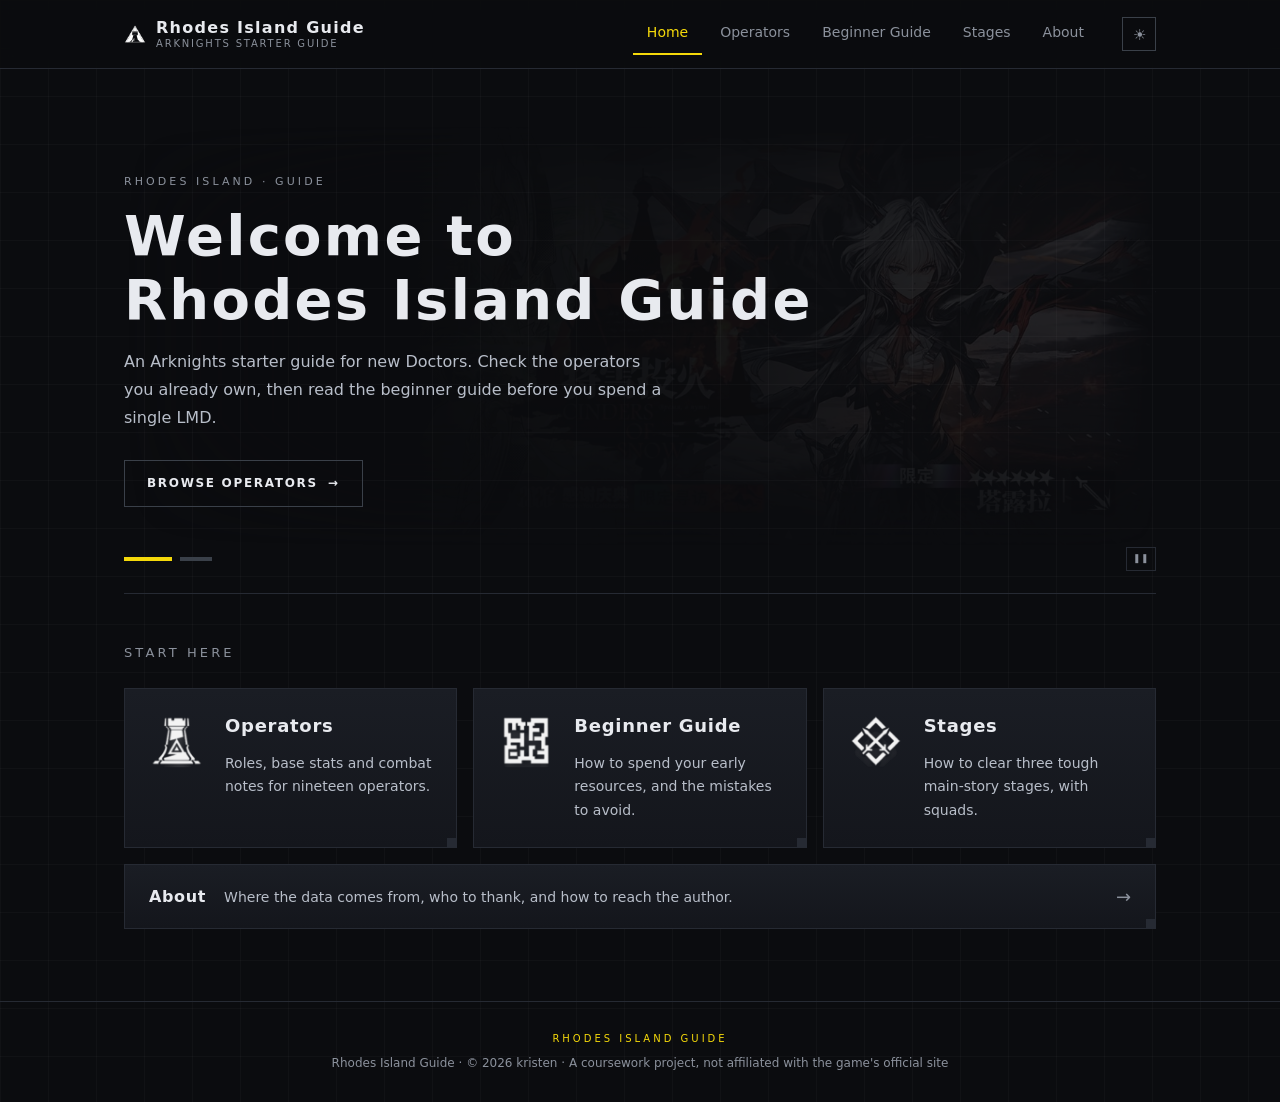
<file: index.html>
<!DOCTYPE html>
<html lang="en">
<head>
  <meta charset="UTF-8">
  <meta name="viewport" content="width=device-width, initial-scale=1.0">
  <title>Rhodes Island Guide · An Arknights Starter Guide</title>
  <meta name="description" content="An Arknights starter guide for new Doctors: operator profiles, beginner advice and stage walkthroughs.">

  <link rel="icon" href="assets/favicon.png" type="image/png" sizes="64x64">
  <link rel="apple-touch-icon" href="assets/apple-touch-icon.png">

  <meta property="og:title" content="Rhodes Island Guide">
  <meta property="og:description" content="An Arknights starter guide for new Doctors.">
  <meta property="og:image" content="assets/og-image.png">
  <meta property="og:url" content="https://kresten-1.github.io/arknights-guide/">
  <meta property="og:type" content="website">
  <meta name="twitter:card" content="summary_large_image">

  <script>
    (function () {
      try {
        if (localStorage.getItem('theme') === 'light') {
          document.documentElement.setAttribute('data-theme', 'light');
        }
      } catch (e) { }
    })();
  </script>
  <link rel="stylesheet" href="css/style.css">
</head>
<body>
  <header class="site-header">
    <nav class="nav" aria-label="Main navigation">
      <a class="brand" href="index.html">
        <span class="brand-mark" aria-hidden="true"></span>
        <span class="brand-text">Rhodes Island Guide<small>ARKNIGHTS STARTER GUIDE</small></span>
      </a>
      <button class="nav-toggle" type="button" aria-expanded="false" aria-controls="nav-links">Menu</button>
      <ul class="nav-links" id="nav-links">
        <li><a href="index.html">Home</a></li>
        <li><a href="operators.html">Operators</a></li>
        <li><a href="guide.html">Beginner Guide</a></li>
        <li><a href="stages.html">Stages</a></li>
        <li><a href="about.html">About</a></li>
      </ul>
    </nav>
  </header>

  <main>
    <section class="hero" id="hero" aria-roledescription="carousel" aria-label="Welcome">
      <div class="hero-viewport">
        <div class="hero-track" id="hero-track">

          <article class="hero-slide" aria-label="Slide 1 of 2">
            <div class="hero-media hero-media--1" aria-hidden="true"></div>
            <p class="eyebrow">RHODES ISLAND · GUIDE</p>
            <h1>Welcome to<br>Rhodes Island Guide</h1>
            <p class="lead">An Arknights starter guide for new Doctors. Check the operators you already own, then read the beginner guide before you spend a single LMD.</p>
            <a class="hero-cta" href="operators.html">Browse operators<span aria-hidden="true">→</span></a>
          </article>

          <article class="hero-slide" aria-label="Slide 2 of 2">
            <div class="hero-media hero-media--2" aria-hidden="true"></div>
            <p class="eyebrow">GOOD LUCK, DOCTOR</p>
            <h2 class="hero-title">Enjoy the game</h2>
            <p class="lead">Take your time, mind your sanity, and may your pulls be kind. Every page here is free to read in whatever order suits you.</p>
            <a class="hero-cta" href="guide.html">Read the beginner guide<span aria-hidden="true">→</span></a>
          </article>

        </div>
      </div>

      <div class="hero-nav">
        <div class="hero-dots" role="tablist" aria-label="Choose a slide">
          <button class="hero-dot is-active" type="button" role="tab" aria-selected="true" aria-label="Slide 1"></button>
          <button class="hero-dot" type="button" role="tab" aria-selected="false" aria-label="Slide 2"></button>
        </div>
        <button class="hero-pause" type="button" aria-label="Pause the slideshow">❚❚</button>
      </div>
    </section>

    <section aria-labelledby="entry-title">
      <h2 class="section-title" id="entry-title">Start here</h2>

      <div class="card-grid card-grid--3">
        <a class="card card--icon" href="operators.html">
          <img class="card-icon-img" src="assets/icons/operators.png" alt="" width="60" height="60">
          <div class="card-body">
            <h3>Operators</h3>
            <p>Roles, base stats and combat notes for nineteen operators.</p>
          </div>
        </a>

        <a class="card card--icon" href="guide.html">
          <img class="card-icon-img" src="assets/icons/logistics.png" alt="" width="60" height="60">
          <div class="card-body">
            <h3>Beginner Guide</h3>
            <p>How to spend your early resources, and the mistakes to avoid.</p>
          </div>
        </a>

        <a class="card card--icon" href="stages.html">
          <img class="card-icon-img" src="assets/icons/stages.png" alt="" width="60" height="60">
          <div class="card-body">
            <h3>Stages</h3>
            <p>How to clear three tough main-story stages, with squads.</p>
          </div>
        </a>

        <a class="card card--wide" href="about.html">
          <div class="card-body">
            <h3>About</h3>
            <p>Where the data comes from, who to thank, and how to reach the author.</p>
          </div>
          <span class="card-arrow" aria-hidden="true">→</span>
        </a>
      </div>
    </section>
  </main>

  <footer class="site-footer">
    <p class="footer-title">RHODES ISLAND GUIDE</p>
    <p class="footer-copy">Rhodes Island Guide · © 2026 kristen · A coursework project, not affiliated with the game's official site</p>
  </footer>

  <script src="js/main.js"></script>
</body>
</html>
</file>
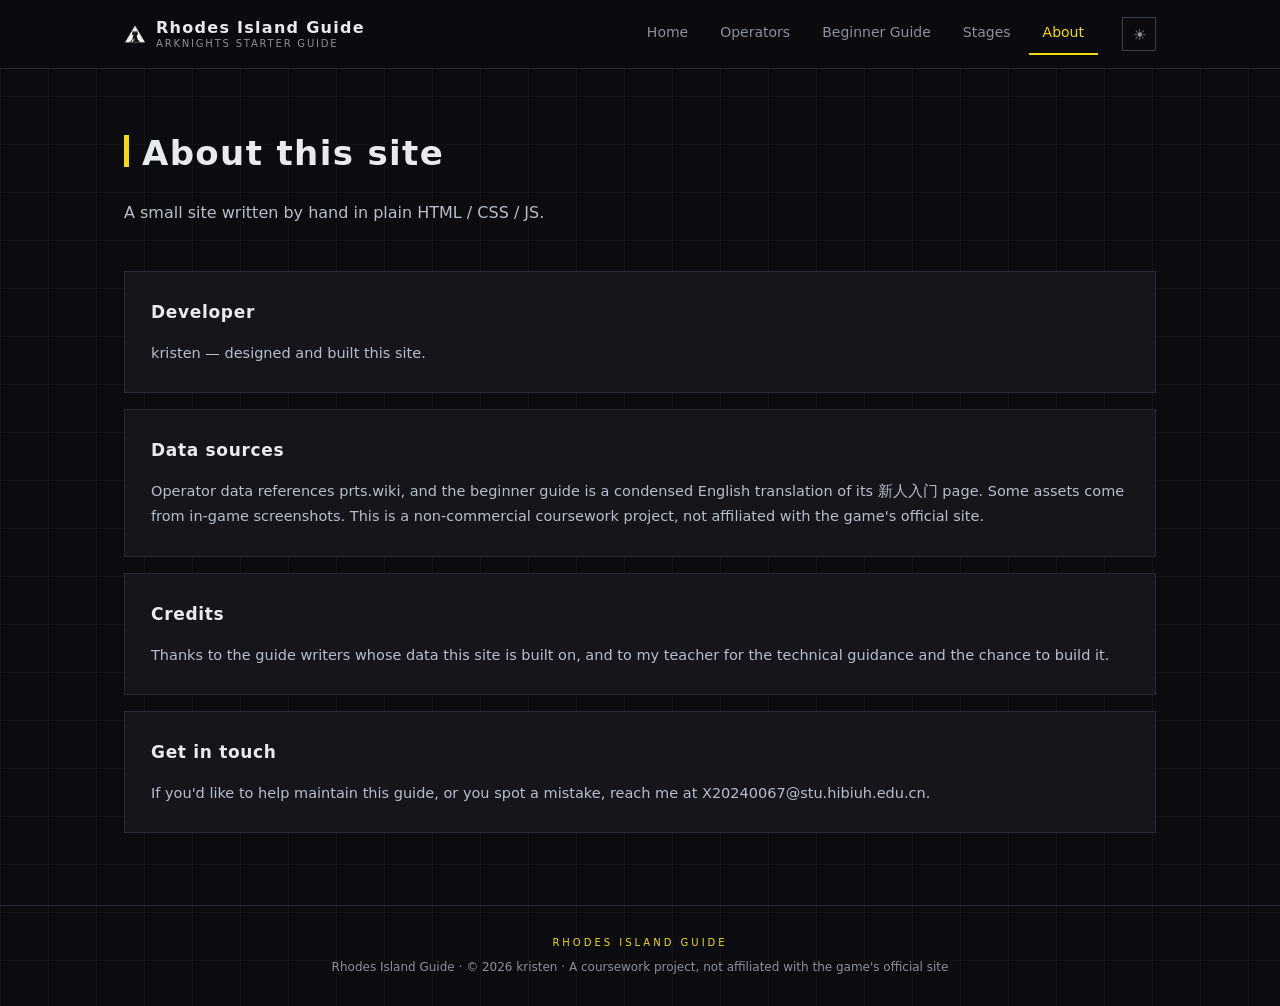
<file: about.html>
<!DOCTYPE html>
<html lang="en">
<head>
  <meta charset="UTF-8">
  <meta name="viewport" content="width=device-width, initial-scale=1.0">
  <title>About · Rhodes Island Guide</title>
  <meta name="description" content="Developer, data sources, credits and how to get in touch.">

  <link rel="icon" href="assets/favicon.png" type="image/png" sizes="64x64">
  <link rel="apple-touch-icon" href="assets/apple-touch-icon.png">

  <meta property="og:title" content="About · Rhodes Island Guide">
  <meta property="og:description" content="Developer, data sources, credits and how to get in touch.">
  <meta property="og:image" content="assets/og-image.png">
  <meta property="og:url" content="https://kresten-1.github.io/arknights-guide/about.html">
  <meta property="og:type" content="website">
  <meta name="twitter:card" content="summary_large_image">

  <script>
    (function () {
      try {
        if (localStorage.getItem('theme') === 'light') {
          document.documentElement.setAttribute('data-theme', 'light');
        }
      } catch (e) { }
    })();
  </script>
  <link rel="stylesheet" href="css/style.css">
</head>
<body>
  <header class="site-header">
    <nav class="nav" aria-label="Main navigation">
      <a class="brand" href="index.html">
        <span class="brand-mark" aria-hidden="true"></span>
        <span class="brand-text">Rhodes Island Guide<small>ARKNIGHTS STARTER GUIDE</small></span>
      </a>
      <button class="nav-toggle" type="button" aria-expanded="false" aria-controls="nav-links">Menu</button>
      <ul class="nav-links" id="nav-links">
        <li><a href="index.html">Home</a></li>
        <li><a href="operators.html">Operators</a></li>
        <li><a href="guide.html">Beginner Guide</a></li>
        <li><a href="stages.html">Stages</a></li>
        <li><a href="about.html">About</a></li>
      </ul>
    </nav>
  </header>

  <main>
    <h1 class="page-title">About this site</h1>
    <p class="lead">A small site written by hand in plain HTML / CSS / JS.</p>

    <div class="about-grid">
      <section class="about-item">
        <h2>Developer</h2>
        <p>kristen — designed and built this site.</p>
      </section>

      <section class="about-item">
        <h2>Data sources</h2>
        <p>Operator data references <a href="https://prts.wiki">prts.wiki</a>, and the beginner guide is a condensed English translation of its
          <a href="https://prts.wiki/w/%E6%96%B0%E4%BA%BA%E5%85%A5%E9%97%A8">新人入门</a> page. Some assets come from in-game screenshots.
          This is a non-commercial coursework project, not affiliated with the game's official site.</p>
      </section>

      <section class="about-item">
        <h2>Credits</h2>
        <p>Thanks to the guide writers whose data this site is built on, and to my teacher for the technical guidance and the chance to build it.</p>
      </section>

      <section class="about-item">
        <h2>Get in touch</h2>
        <p>If you'd like to help maintain this guide, or you spot a mistake, reach me at
          <a href="mailto:X20240067@stu.hibiuh.edu.cn">X20240067@stu.hibiuh.edu.cn</a>.</p>
      </section>
    </div>
  </main>

  <footer class="site-footer">
    <p class="footer-title">RHODES ISLAND GUIDE</p>
    <p class="footer-copy">Rhodes Island Guide · © 2026 kristen · A coursework project, not affiliated with the game's official site</p>
  </footer>

  <script src="js/main.js"></script>
</body>
</html>
</file>
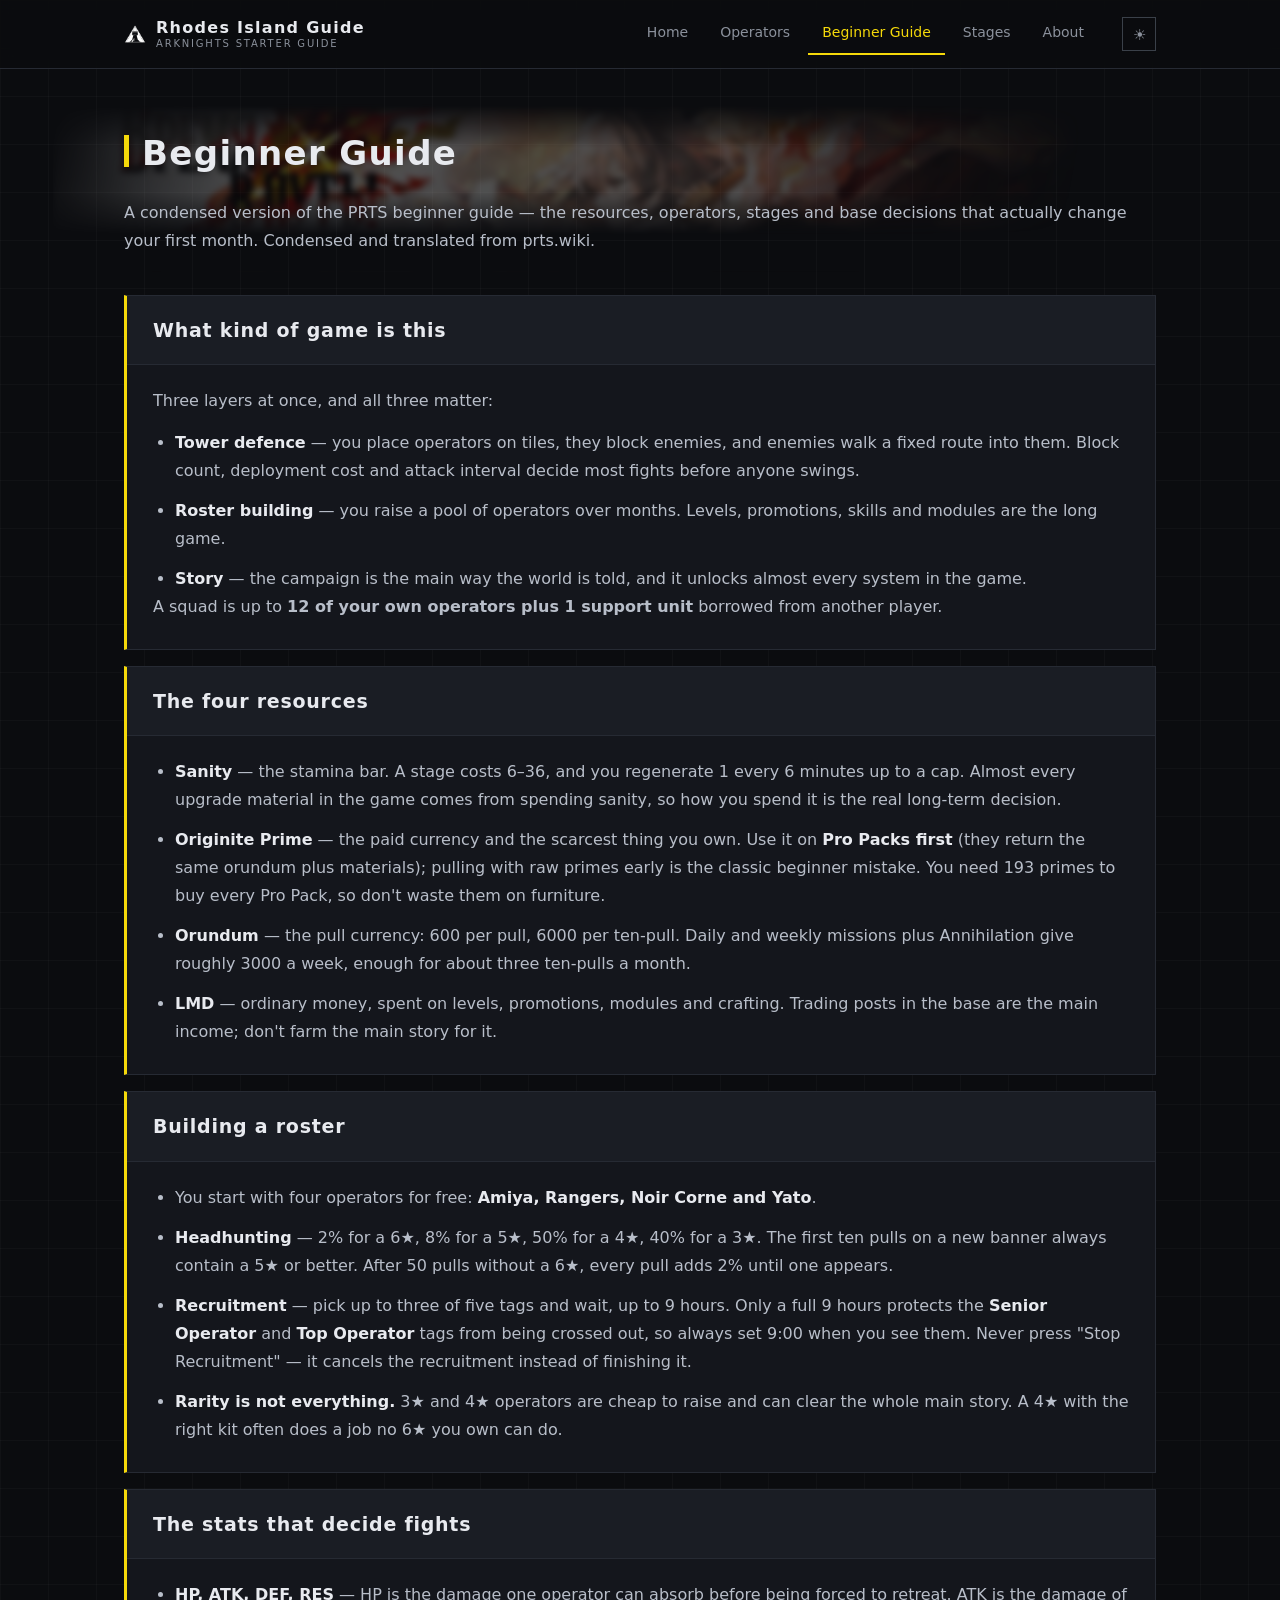
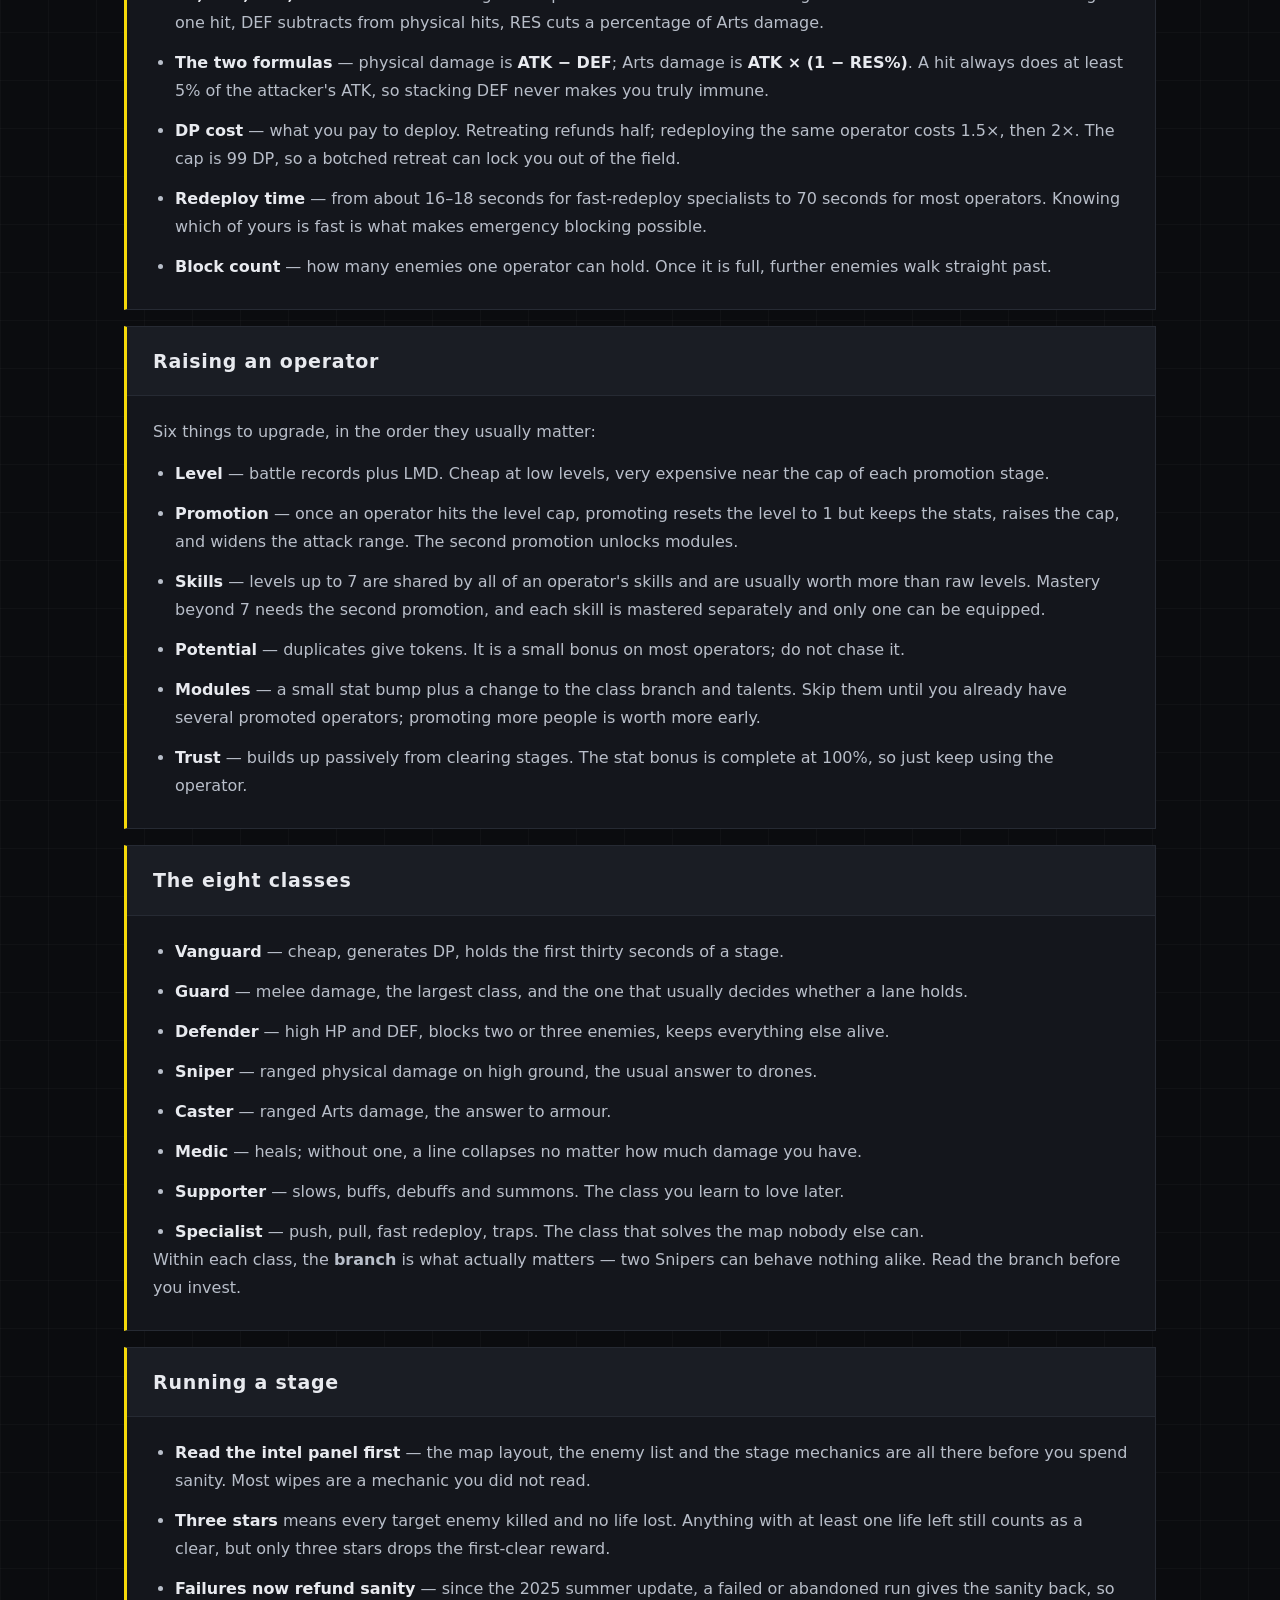
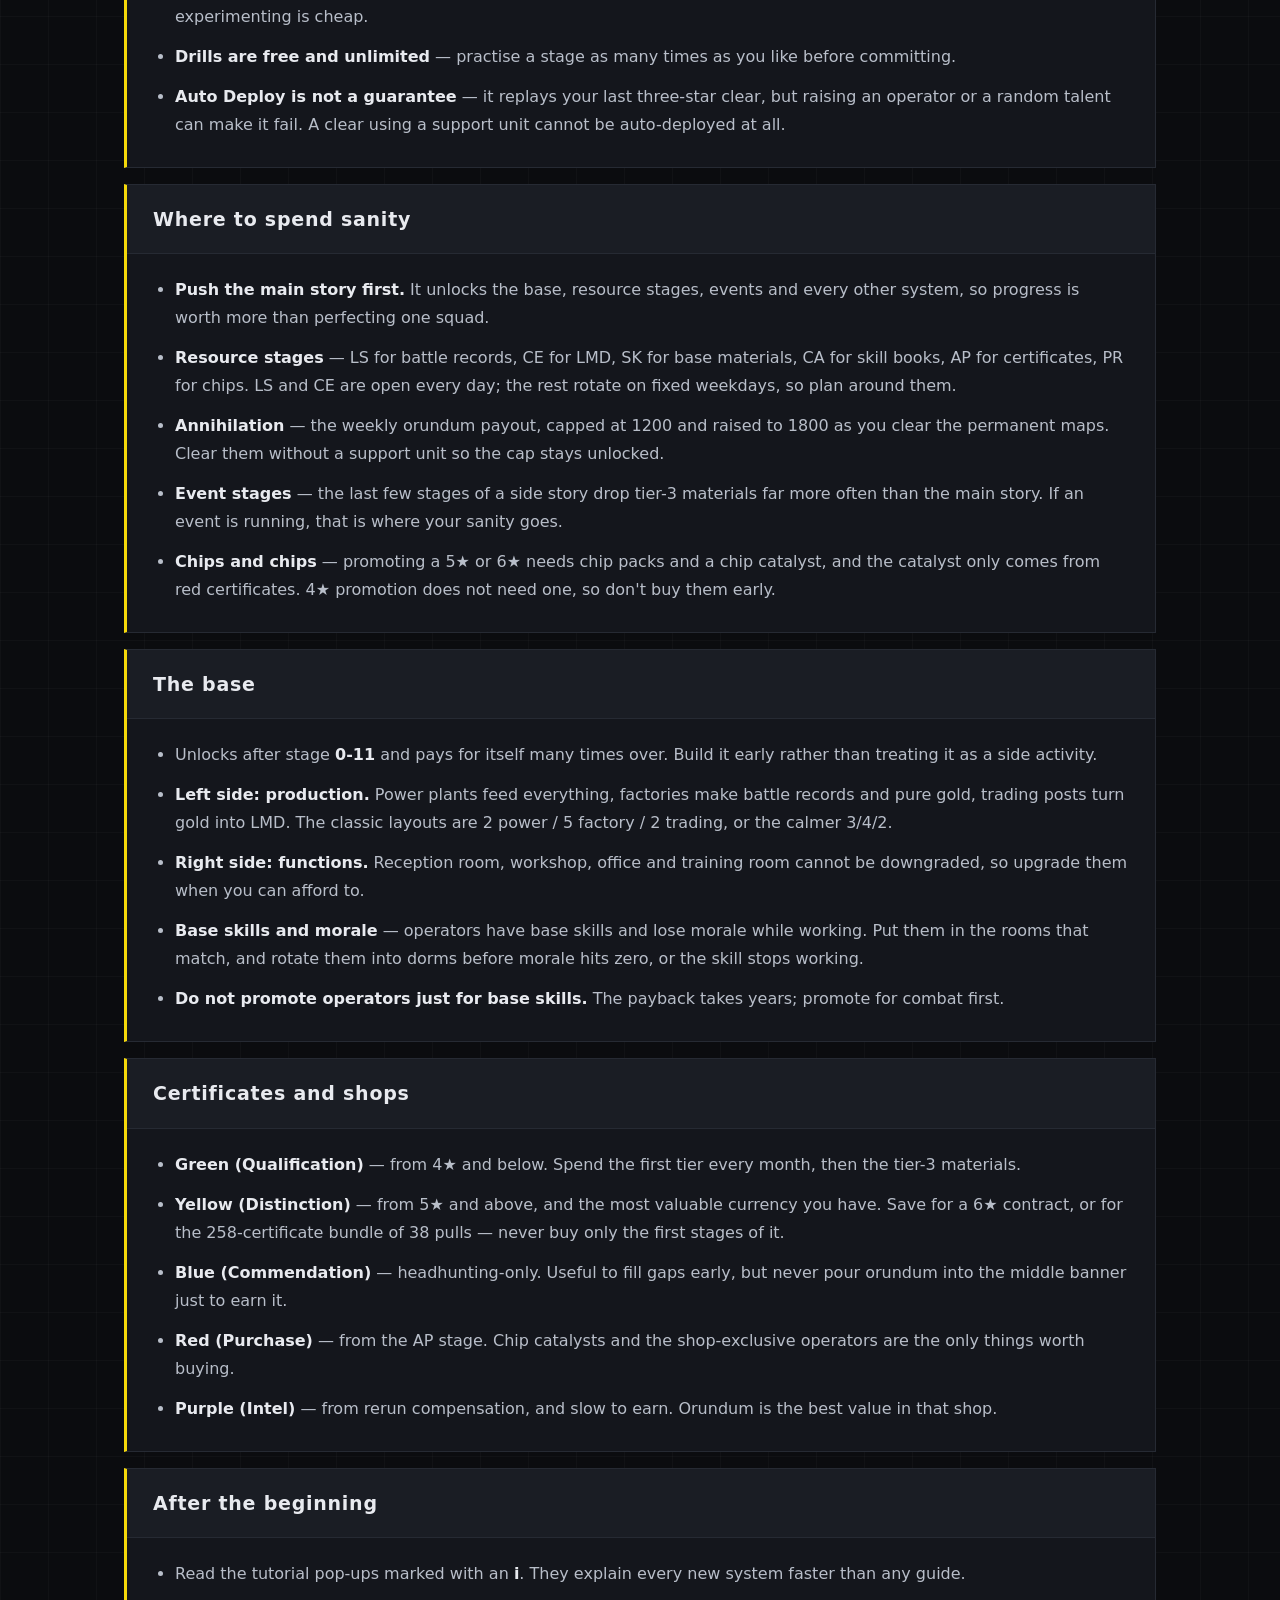
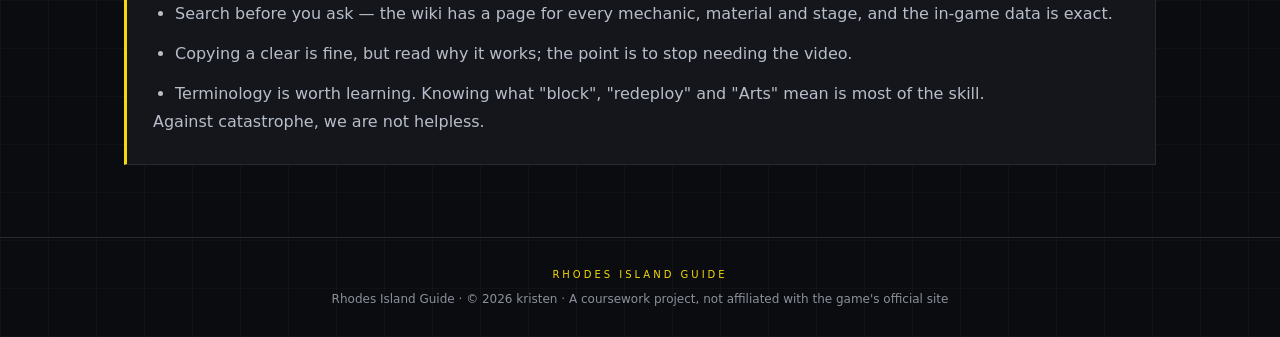
<file: guide.html>
<!DOCTYPE html>
<html lang="en">
<head>
  <meta charset="UTF-8">
  <meta name="viewport" content="width=device-width, initial-scale=1.0">
  <title>Beginner Guide · Rhodes Island Guide</title>
  <meta name="description" content="How to spend early resources, the usual beginner mistakes, and a recommended raising order.">

  <link rel="icon" href="assets/favicon.png" type="image/png" sizes="64x64">
  <link rel="apple-touch-icon" href="assets/apple-touch-icon.png">

  <meta property="og:title" content="Beginner Guide · Rhodes Island Guide">
  <meta property="og:description" content="How to spend early resources, the usual beginner mistakes, and a recommended raising order.">
  <meta property="og:image" content="assets/og-image.png">
  <meta property="og:url" content="https://kresten-1.github.io/arknights-guide/guide.html">
  <meta property="og:type" content="website">
  <meta name="twitter:card" content="summary_large_image">

  <script>
    (function () {
      try {
        if (localStorage.getItem('theme') === 'light') {
          document.documentElement.setAttribute('data-theme', 'light');
        }
      } catch (e) { }
    })();
  </script>
  <link rel="stylesheet" href="css/style.css">
</head>
<body>
  <header class="site-header">
    <nav class="nav" aria-label="Main navigation">
      <a class="brand" href="index.html">
        <span class="brand-mark" aria-hidden="true"></span>
        <span class="brand-text">Rhodes Island Guide<small>ARKNIGHTS STARTER GUIDE</small></span>
      </a>
      <button class="nav-toggle" type="button" aria-expanded="false" aria-controls="nav-links">Menu</button>
      <ul class="nav-links" id="nav-links">
        <li><a href="index.html">Home</a></li>
        <li><a href="operators.html">Operators</a></li>
        <li><a href="guide.html">Beginner Guide</a></li>
        <li><a href="stages.html">Stages</a></li>
        <li><a href="about.html">About</a></li>
      </ul>
    </nav>
  </header>

  <main>
    <header class="page-head page-head--guide">
      <h1 class="page-title">Beginner Guide</h1>
      <p class="lead">A condensed version of the PRTS beginner guide — the resources, operators, stages and base decisions that actually change
        your first month. Condensed and translated from <a href="https://prts.wiki/w/%E6%96%B0%E4%BA%BA%E5%85%A5%E9%97%A8">prts.wiki</a>.</p>
    </header>

    <div class="blocks">
      <article class="block">
        <h2>What kind of game is this</h2>
        <p>Three layers at once, and all three matter:</p>
        <ul class="list">
          <li><strong>Tower defence</strong> — you place operators on tiles, they block enemies, and enemies walk a fixed route into them. Block
            count, deployment cost and attack interval decide most fights before anyone swings.</li>
          <li><strong>Roster building</strong> — you raise a pool of operators over months. Levels, promotions, skills and modules are the long game.</li>
          <li><strong>Story</strong> — the campaign is the main way the world is told, and it unlocks almost every system in the game.</li>
        </ul>
        <p>A squad is up to <strong>12 of your own operators plus 1 support unit</strong> borrowed from another player.</p>
      </article>

      <article class="block">
        <h2>The four resources</h2>
        <ul class="list">
          <li><strong>Sanity</strong> — the stamina bar. A stage costs 6–36, and you regenerate 1 every 6 minutes up to a cap. Almost every upgrade
            material in the game comes from spending sanity, so how you spend it is the real long-term decision.</li>
          <li><strong>Originite Prime</strong> — the paid currency and the scarcest thing you own. Use it on <strong>Pro Packs first</strong> (they
            return the same orundum plus materials); pulling with raw primes early is the classic beginner mistake. You need 193 primes to buy
            every Pro Pack, so don't waste them on furniture.</li>
          <li><strong>Orundum</strong> — the pull currency: 600 per pull, 6000 per ten-pull. Daily and weekly missions plus Annihilation give roughly
            3000 a week, enough for about three ten-pulls a month.</li>
          <li><strong>LMD</strong> — ordinary money, spent on levels, promotions, modules and crafting. Trading posts in the base are the main income;
            don't farm the main story for it.</li>
        </ul>
      </article>

      <article class="block">
        <h2>Building a roster</h2>
        <ul class="list">
          <li>You start with four operators for free: <strong>Amiya, Rangers, Noir Corne and Yato</strong>.</li>
          <li><strong>Headhunting</strong> — 2% for a 6★, 8% for a 5★, 50% for a 4★, 40% for a 3★. The first ten pulls on a new banner always
            contain a 5★ or better. After 50 pulls without a 6★, every pull adds 2% until one appears.</li>
          <li><strong>Recruitment</strong> — pick up to three of five tags and wait, up to 9 hours. Only a full 9 hours protects the
            <strong>Senior Operator</strong> and <strong>Top Operator</strong> tags from being crossed out, so always set 9:00 when you see them.
            Never press "Stop Recruitment" — it cancels the recruitment instead of finishing it.</li>
          <li><strong>Rarity is not everything.</strong> 3★ and 4★ operators are cheap to raise and can clear the whole main story. A 4★ with the right
            kit often does a job no 6★ you own can do.</li>
        </ul>
      </article>

      <article class="block">
        <h2>The stats that decide fights</h2>
        <ul class="list">
          <li><strong>HP, ATK, DEF, RES</strong> — HP is the damage one operator can absorb before being forced to retreat. ATK is the damage of one
            hit, DEF subtracts from physical hits, RES cuts a percentage of Arts damage.</li>
          <li><strong>The two formulas</strong> — physical damage is <strong>ATK − DEF</strong>; Arts damage is <strong>ATK × (1 − RES%)</strong>. A
            hit always does at least 5% of the attacker's ATK, so stacking DEF never makes you truly immune.</li>
          <li><strong>DP cost</strong> — what you pay to deploy. Retreating refunds half; redeploying the same operator costs 1.5×, then 2×. The cap
            is 99 DP, so a botched retreat can lock you out of the field.</li>
          <li><strong>Redeploy time</strong> — from about 16–18 seconds for fast-redeploy specialists to 70 seconds for most operators. Knowing which
            of yours is fast is what makes emergency blocking possible.</li>
          <li><strong>Block count</strong> — how many enemies one operator can hold. Once it is full, further enemies walk straight past.</li>
        </ul>
      </article>

      <article class="block">
        <h2>Raising an operator</h2>
        <p>Six things to upgrade, in the order they usually matter:</p>
        <ul class="list">
          <li><strong>Level</strong> — battle records plus LMD. Cheap at low levels, very expensive near the cap of each promotion stage.</li>
          <li><strong>Promotion</strong> — once an operator hits the level cap, promoting resets the level to 1 but keeps the stats, raises the cap,
            and widens the attack range. The second promotion unlocks modules.</li>
          <li><strong>Skills</strong> — levels up to 7 are shared by all of an operator's skills and are usually worth more than raw levels. Mastery
            beyond 7 needs the second promotion, and each skill is mastered separately and only one can be equipped.</li>
          <li><strong>Potential</strong> — duplicates give tokens. It is a small bonus on most operators; do not chase it.</li>
          <li><strong>Modules</strong> — a small stat bump plus a change to the class branch and talents. Skip them until you already have several
            promoted operators; promoting more people is worth more early.</li>
          <li><strong>Trust</strong> — builds up passively from clearing stages. The stat bonus is complete at 100%, so just keep using the operator.</li>
        </ul>
      </article>

      <article class="block">
        <h2>The eight classes</h2>
        <ul class="list">
          <li><strong>Vanguard</strong> — cheap, generates DP, holds the first thirty seconds of a stage.</li>
          <li><strong>Guard</strong> — melee damage, the largest class, and the one that usually decides whether a lane holds.</li>
          <li><strong>Defender</strong> — high HP and DEF, blocks two or three enemies, keeps everything else alive.</li>
          <li><strong>Sniper</strong> — ranged physical damage on high ground, the usual answer to drones.</li>
          <li><strong>Caster</strong> — ranged Arts damage, the answer to armour.</li>
          <li><strong>Medic</strong> — heals; without one, a line collapses no matter how much damage you have.</li>
          <li><strong>Supporter</strong> — slows, buffs, debuffs and summons. The class you learn to love later.</li>
          <li><strong>Specialist</strong> — push, pull, fast redeploy, traps. The class that solves the map nobody else can.</li>
        </ul>
        <p>Within each class, the <strong>branch</strong> is what actually matters — two Snipers can behave nothing alike. Read the branch before you
          invest.</p>
      </article>

      <article class="block">
        <h2>Running a stage</h2>
        <ul class="list">
          <li><strong>Read the intel panel first</strong> — the map layout, the enemy list and the stage mechanics are all there before you spend
            sanity. Most wipes are a mechanic you did not read.</li>
          <li><strong>Three stars</strong> means every target enemy killed and no life lost. Anything with at least one life left still counts as a
            clear, but only three stars drops the first-clear reward.</li>
          <li><strong>Failures now refund sanity</strong> — since the 2025 summer update, a failed or abandoned run gives the sanity back, so
            experimenting is cheap.</li>
          <li><strong>Drills are free and unlimited</strong> — practise a stage as many times as you like before committing.</li>
          <li><strong>Auto Deploy is not a guarantee</strong> — it replays your last three-star clear, but raising an operator or a random talent can
            make it fail. A clear using a support unit cannot be auto-deployed at all.</li>
        </ul>
      </article>

      <article class="block">
        <h2>Where to spend sanity</h2>
        <ul class="list">
          <li><strong>Push the main story first.</strong> It unlocks the base, resource stages, events and every other system, so progress is worth
            more than perfecting one squad.</li>
          <li><strong>Resource stages</strong> — LS for battle records, CE for LMD, SK for base materials, CA for skill books, AP for certificates,
            PR for chips. LS and CE are open every day; the rest rotate on fixed weekdays, so plan around them.</li>
          <li><strong>Annihilation</strong> — the weekly orundum payout, capped at 1200 and raised to 1800 as you clear the permanent maps. Clear
            them without a support unit so the cap stays unlocked.</li>
          <li><strong>Event stages</strong> — the last few stages of a side story drop tier-3 materials far more often than the main story. If an
            event is running, that is where your sanity goes.</li>
          <li><strong>Chips and chips</strong> — promoting a 5★ or 6★ needs chip packs and a chip catalyst, and the catalyst only comes from red
            certificates. 4★ promotion does not need one, so don't buy them early.</li>
        </ul>
      </article>

      <article class="block">
        <h2>The base</h2>
        <ul class="list">
          <li>Unlocks after stage <strong>0-11</strong> and pays for itself many times over. Build it early rather than treating it as a side
            activity.</li>
          <li><strong>Left side: production.</strong> Power plants feed everything, factories make battle records and pure gold, trading posts turn gold
            into LMD. The classic layouts are 2 power / 5 factory / 2 trading, or the calmer 3/4/2.</li>
          <li><strong>Right side: functions.</strong> Reception room, workshop, office and training room cannot be downgraded, so upgrade them when
            you can afford to.</li>
          <li><strong>Base skills and morale</strong> — operators have base skills and lose morale while working. Put them in the rooms that match, and
            rotate them into dorms before morale hits zero, or the skill stops working.</li>
          <li><strong>Do not promote operators just for base skills.</strong> The payback takes years; promote for combat first.</li>
        </ul>
      </article>

      <article class="block">
        <h2>Certificates and shops</h2>
        <ul class="list">
          <li><strong>Green (Qualification)</strong> — from 4★ and below. Spend the first tier every month, then the tier-3 materials.</li>
          <li><strong>Yellow (Distinction)</strong> — from 5★ and above, and the most valuable currency you have. Save for a 6★ contract, or for the
            258-certificate bundle of 38 pulls — never buy only the first stages of it.</li>
          <li><strong>Blue (Commendation)</strong> — headhunting-only. Useful to fill gaps early, but never pour orundum into the middle banner just
            to earn it.</li>
          <li><strong>Red (Purchase)</strong> — from the AP stage. Chip catalysts and the shop-exclusive operators are the only things worth buying.</li>
          <li><strong>Purple (Intel)</strong> — from rerun compensation, and slow to earn. Orundum is the best value in that shop.</li>
        </ul>
      </article>

      <article class="block">
        <h2>After the beginning</h2>
        <ul class="list">
          <li>Read the tutorial pop-ups marked with an <strong>i</strong>. They explain every new system faster than any guide.</li>
          <li>Search before you ask — the wiki has a page for every mechanic, material and stage, and the in-game data is exact.</li>
          <li>Copying a clear is fine, but read why it works; the point is to stop needing the video.</li>
          <li>Terminology is worth learning. Knowing what "block", "redeploy" and "Arts" mean is most of the skill.</li>
        </ul>
        <p>Against catastrophe, we are not helpless.</p>
      </article>
    </div>
  </main>

  <footer class="site-footer">
    <p class="footer-title">RHODES ISLAND GUIDE</p>
    <p class="footer-copy">Rhodes Island Guide · © 2026 kristen · A coursework project, not affiliated with the game's official site</p>
  </footer>

  <script src="js/main.js"></script>
</body>
</html>
</file>
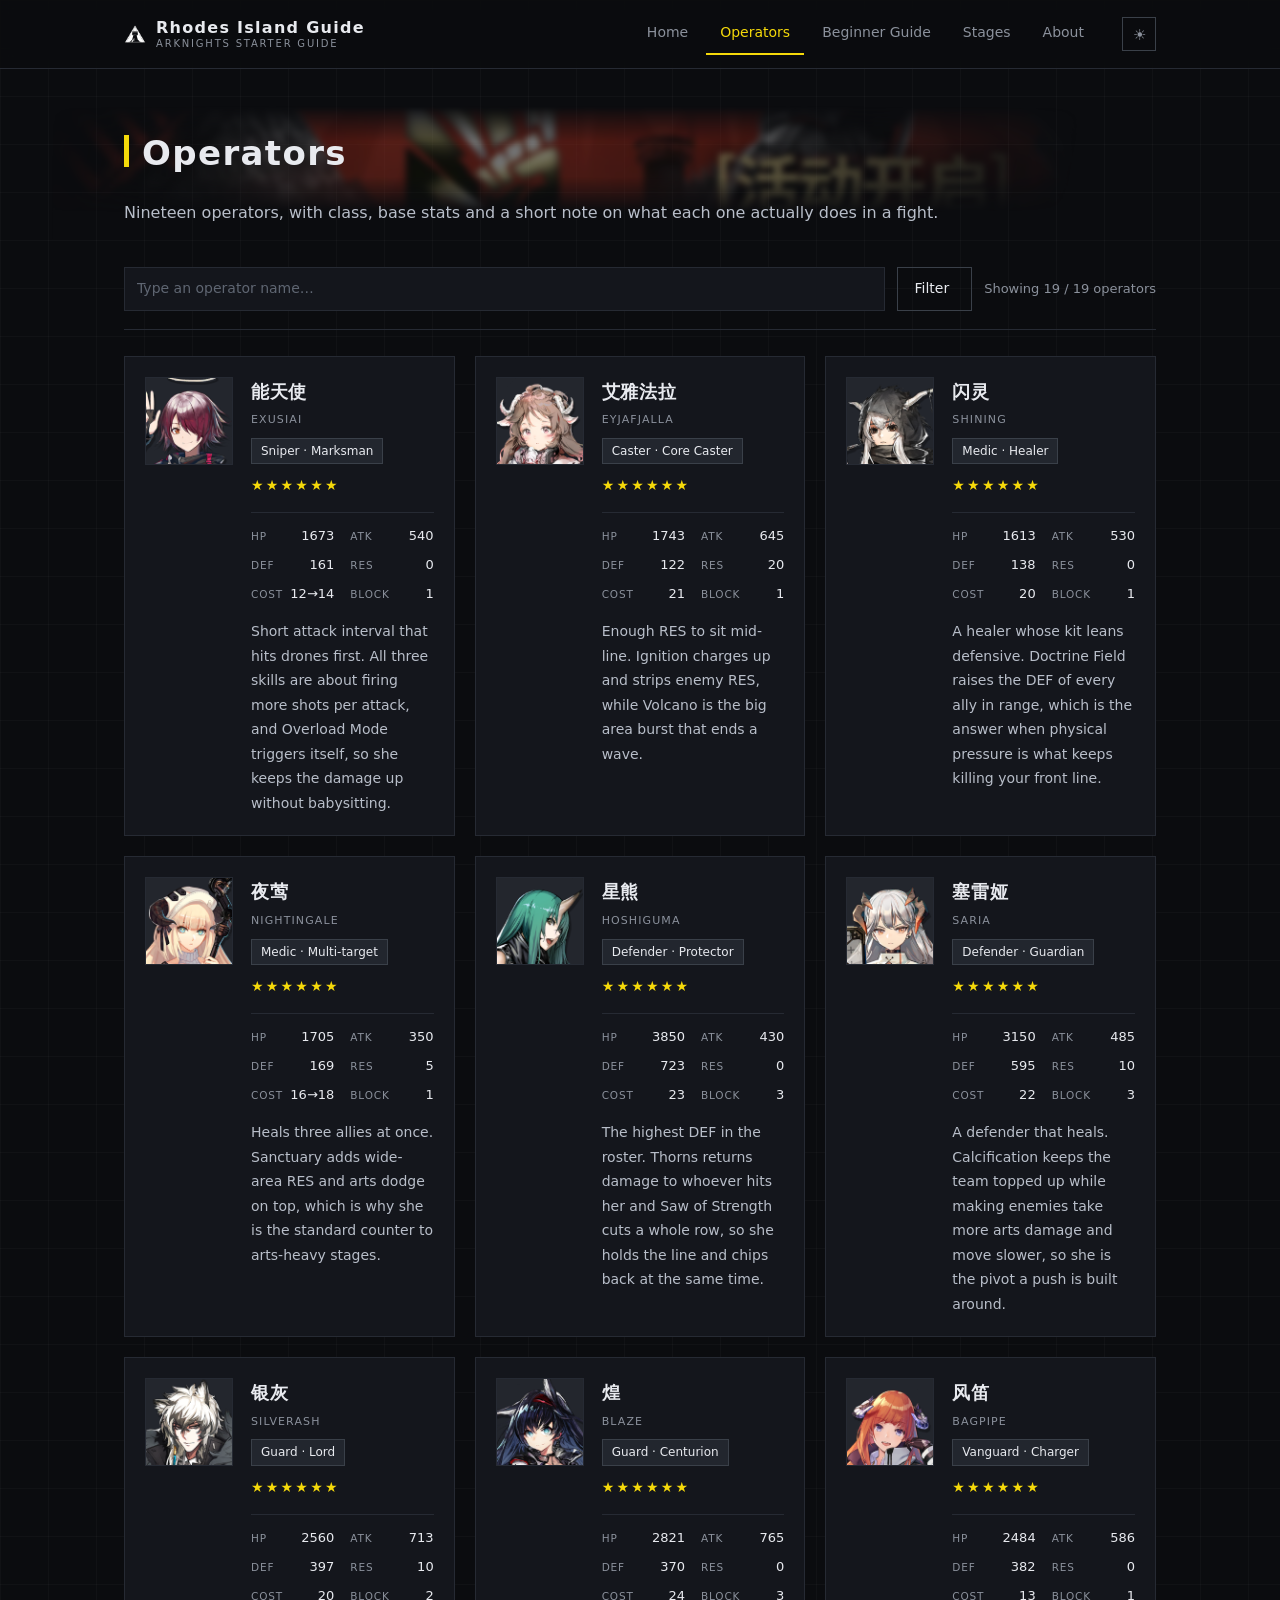
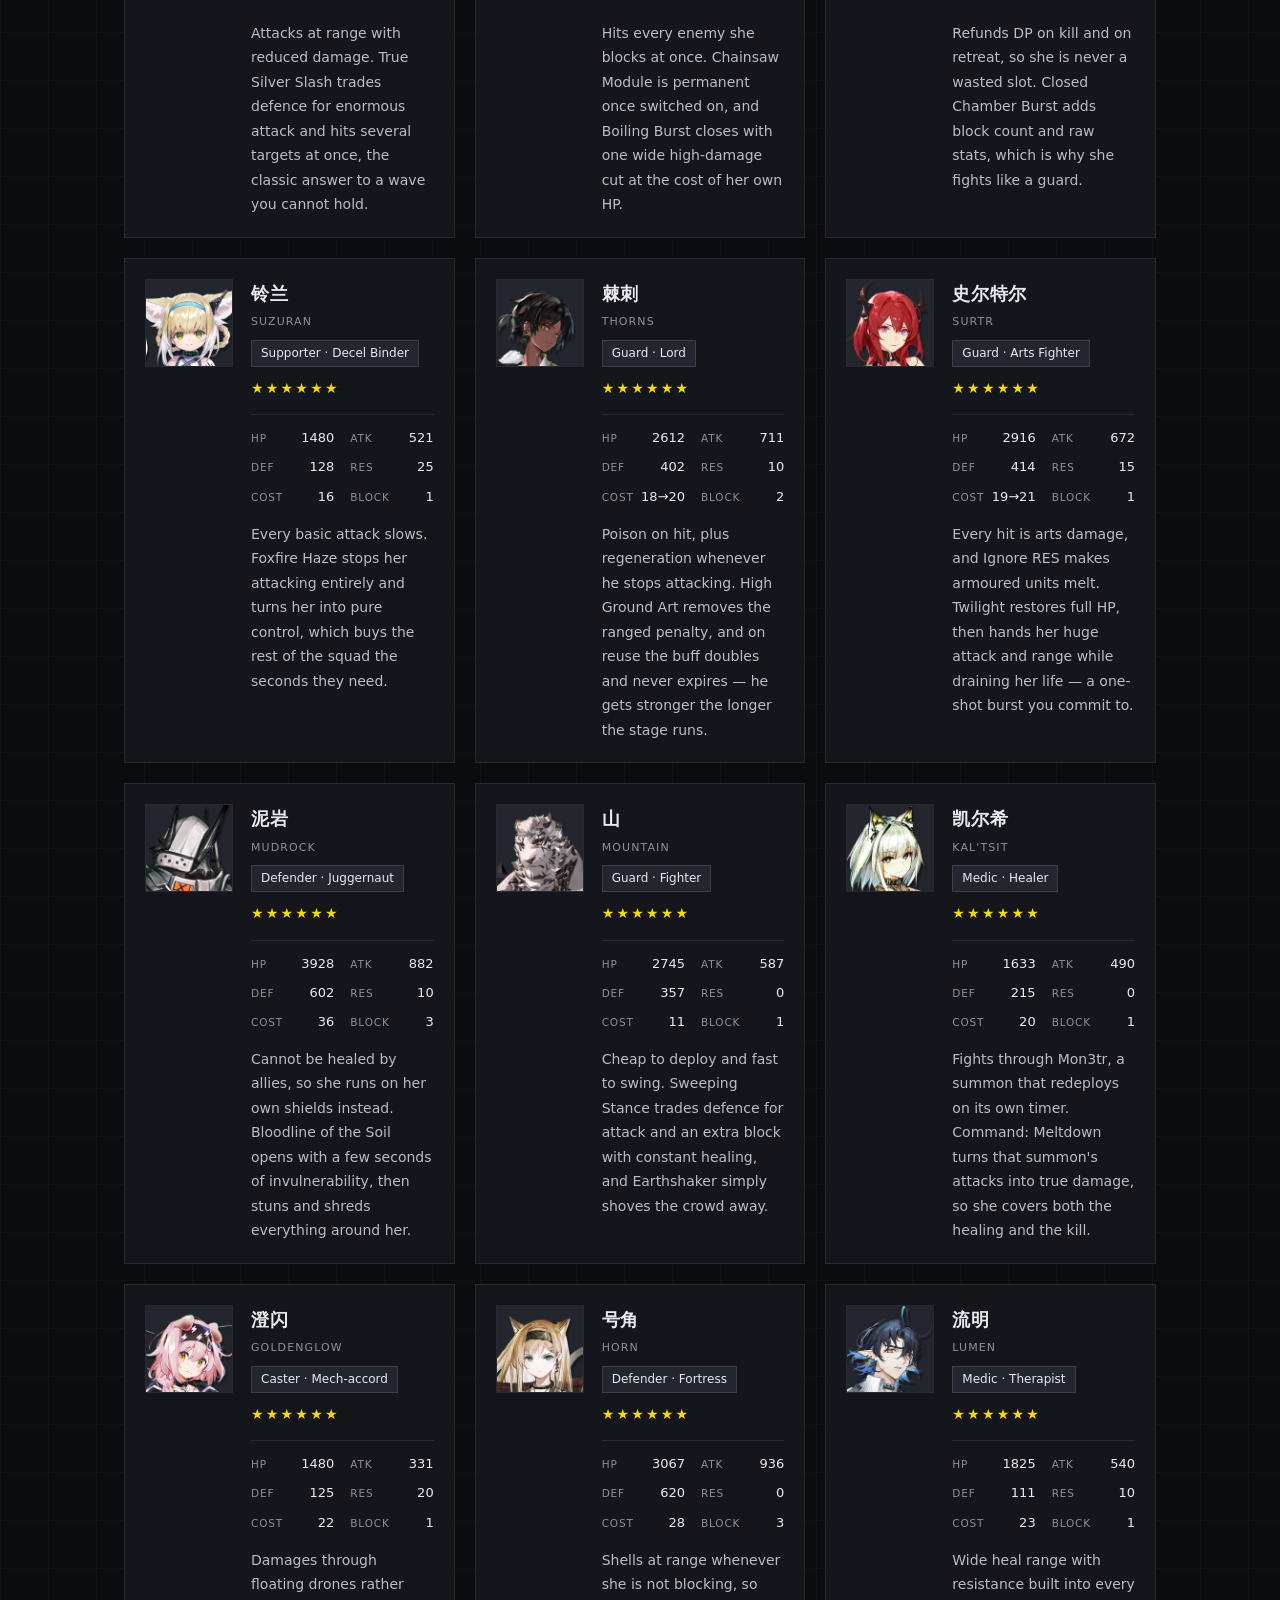
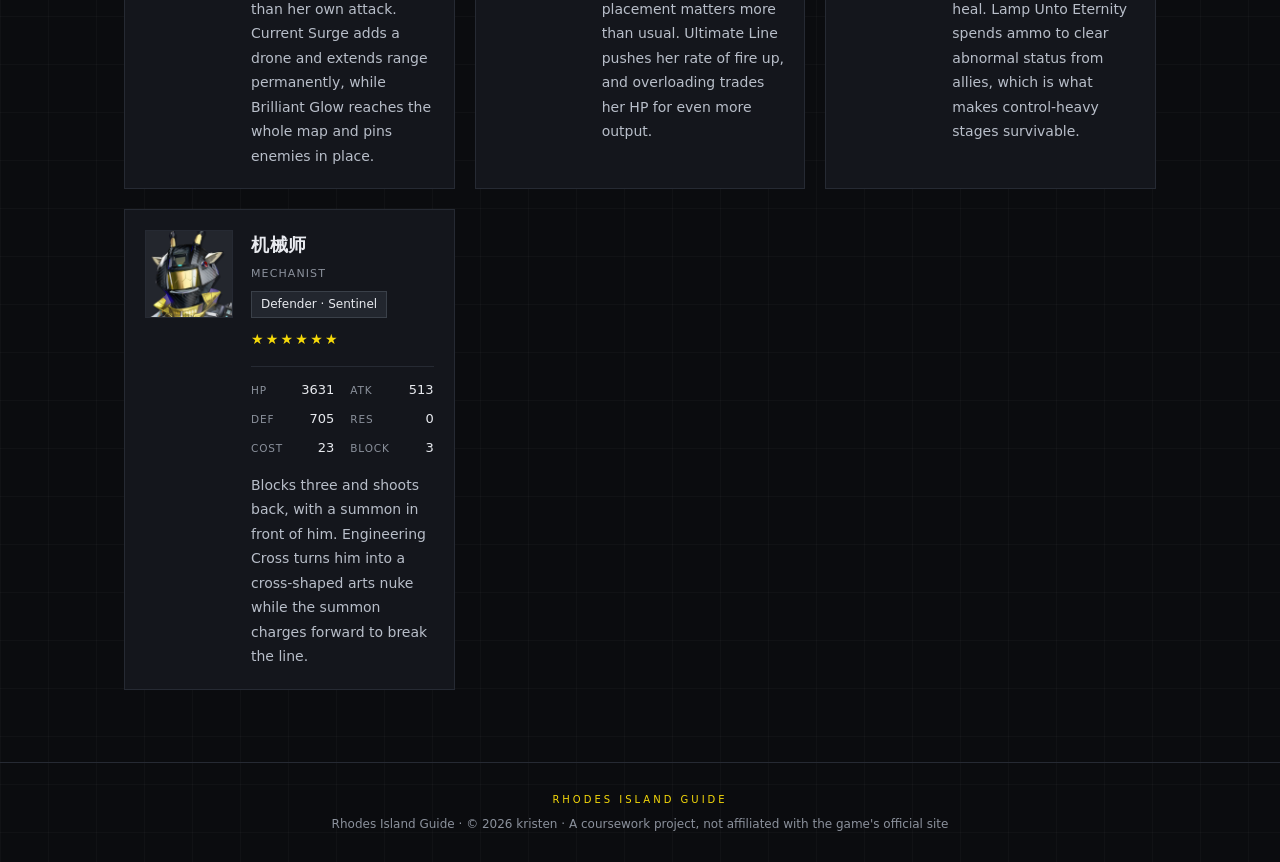
<file: operators.html>
<!DOCTYPE html>
<html lang="en">
<head>
  <meta charset="UTF-8">
  <meta name="viewport" content="width=device-width, initial-scale=1.0">
  <title>Operators · Rhodes Island Guide</title>
  <meta name="description" content="Roles, base stats and a short combat note for nineteen Arknights operators.">

  <link rel="icon" href="assets/favicon.png" type="image/png" sizes="64x64">
  <link rel="apple-touch-icon" href="assets/apple-touch-icon.png">

  <meta property="og:title" content="Operators · Rhodes Island Guide">
  <meta property="og:description" content="Roles, base stats and a short combat note for nineteen Arknights operators.">
  <meta property="og:image" content="assets/og-image.png">
  <meta property="og:url" content="https://kresten-1.github.io/arknights-guide/operators.html">
  <meta property="og:type" content="website">
  <meta name="twitter:card" content="summary_large_image">

  <script>
    (function () {
      try {
        if (localStorage.getItem('theme') === 'light') {
          document.documentElement.setAttribute('data-theme', 'light');
        }
      } catch (e) { }
    })();
  </script>
  <link rel="stylesheet" href="css/style.css">
</head>
<body>
  <header class="site-header">
    <nav class="nav" aria-label="Main navigation">
      <a class="brand" href="index.html">
        <span class="brand-mark" aria-hidden="true"></span>
        <span class="brand-text">Rhodes Island Guide<small>ARKNIGHTS STARTER GUIDE</small></span>
      </a>
      <button class="nav-toggle" type="button" aria-expanded="false" aria-controls="nav-links">Menu</button>
      <ul class="nav-links" id="nav-links">
        <li><a href="index.html">Home</a></li>
        <li><a href="operators.html">Operators</a></li>
        <li><a href="guide.html">Beginner Guide</a></li>
        <li><a href="stages.html">Stages</a></li>
        <li><a href="about.html">About</a></li>
      </ul>
    </nav>
  </header>

  <main>
    <header class="page-head page-head--operators">
      <h1 class="page-title">Operators</h1>
      <p class="lead">Nineteen operators, with class, base stats and a short note on what each one actually does in a fight.</p>
    </header>

    <section class="filter-bar" aria-label="Filter and search">
      <div class="filter-row">
        <label class="sr-only" for="search">Search operators by name</label>
        <input class="search-input" id="search" type="search" placeholder="Type an operator name…" autocomplete="off">
        <button class="filter-toggle" id="filter-toggle" type="button"
                aria-expanded="false" aria-controls="filter-panel">
          Filter<span class="filter-count" id="filter-count"></span>
        </button>
        <p class="op-count" id="op-count" aria-live="polite">19 operators</p>
      </div>

      <div class="filter-panel" id="filter-panel" aria-label="Filter by class"></div>
    </section>

    <section class="op-grid" aria-label="Operator list">

      <article class="op-card" data-class="Sniper">
        <div class="op-avatar"><img src="assets/avatars/char_103_angel.png" alt="" width="88" height="88" loading="lazy"></div>
        <div class="op-body">
          <h2 class="op-name">能天使<span class="op-en">Exusiai</span></h2>
          <p class="op-class">Sniper · Marksman</p>
          <p class="op-stars" aria-label="6 stars">★★★★★★</p>
          <dl class="op-stats">
            <div><dt>HP</dt><dd>1673</dd></div>
            <div><dt>ATK</dt><dd>540</dd></div>
            <div><dt>DEF</dt><dd>161</dd></div>
            <div><dt>RES</dt><dd>0</dd></div>
            <div><dt>Cost</dt><dd>12→14</dd></div>
            <div><dt>Block</dt><dd>1</dd></div>
          </dl>
          <p class="op-note">Short attack interval that hits drones first. All three skills are about firing more shots per attack, and Overload Mode triggers itself, so she keeps the damage up without babysitting.</p>
        </div>
      </article>

      <article class="op-card" data-class="Caster">
        <div class="op-avatar"><img src="assets/avatars/char_180_amgoat.png" alt="" width="88" height="88" loading="lazy"></div>
        <div class="op-body">
          <h2 class="op-name">艾雅法拉<span class="op-en">Eyjafjalla</span></h2>
          <p class="op-class">Caster · Core Caster</p>
          <p class="op-stars" aria-label="6 stars">★★★★★★</p>
          <dl class="op-stats">
            <div><dt>HP</dt><dd>1743</dd></div>
            <div><dt>ATK</dt><dd>645</dd></div>
            <div><dt>DEF</dt><dd>122</dd></div>
            <div><dt>RES</dt><dd>20</dd></div>
            <div><dt>Cost</dt><dd>21</dd></div>
            <div><dt>Block</dt><dd>1</dd></div>
          </dl>
          <p class="op-note">Enough RES to sit mid-line. Ignition charges up and strips enemy RES, while Volcano is the big area burst that ends a wave.</p>
        </div>
      </article>

      <article class="op-card" data-class="Medic">
        <div class="op-avatar"><img src="assets/avatars/char_147_shining.png" alt="" width="88" height="88" loading="lazy"></div>
        <div class="op-body">
          <h2 class="op-name">闪灵<span class="op-en">Shining</span></h2>
          <p class="op-class">Medic · Healer</p>
          <p class="op-stars" aria-label="6 stars">★★★★★★</p>
          <dl class="op-stats">
            <div><dt>HP</dt><dd>1613</dd></div>
            <div><dt>ATK</dt><dd>530</dd></div>
            <div><dt>DEF</dt><dd>138</dd></div>
            <div><dt>RES</dt><dd>0</dd></div>
            <div><dt>Cost</dt><dd>20</dd></div>
            <div><dt>Block</dt><dd>1</dd></div>
          </dl>
          <p class="op-note">A healer whose kit leans defensive. Doctrine Field raises the DEF of every ally in range, which is the answer when physical pressure is what keeps killing your front line.</p>
        </div>
      </article>

      <article class="op-card" data-class="Medic">
        <div class="op-avatar"><img src="assets/avatars/char_179_cgbird.png" alt="" width="88" height="88" loading="lazy"></div>
        <div class="op-body">
          <h2 class="op-name">夜莺<span class="op-en">Nightingale</span></h2>
          <p class="op-class">Medic · Multi-target</p>
          <p class="op-stars" aria-label="6 stars">★★★★★★</p>
          <dl class="op-stats">
            <div><dt>HP</dt><dd>1705</dd></div>
            <div><dt>ATK</dt><dd>350</dd></div>
            <div><dt>DEF</dt><dd>169</dd></div>
            <div><dt>RES</dt><dd>5</dd></div>
            <div><dt>Cost</dt><dd>16→18</dd></div>
            <div><dt>Block</dt><dd>1</dd></div>
          </dl>
          <p class="op-note">Heals three allies at once. Sanctuary adds wide-area RES and arts dodge on top, which is why she is the standard counter to arts-heavy stages.</p>
        </div>
      </article>

      <article class="op-card" data-class="Defender">
        <div class="op-avatar"><img src="assets/avatars/char_136_hsguma.png" alt="" width="88" height="88" loading="lazy"></div>
        <div class="op-body">
          <h2 class="op-name">星熊<span class="op-en">Hoshiguma</span></h2>
          <p class="op-class">Defender · Protector</p>
          <p class="op-stars" aria-label="6 stars">★★★★★★</p>
          <dl class="op-stats">
            <div><dt>HP</dt><dd>3850</dd></div>
            <div><dt>ATK</dt><dd>430</dd></div>
            <div><dt>DEF</dt><dd>723</dd></div>
            <div><dt>RES</dt><dd>0</dd></div>
            <div><dt>Cost</dt><dd>23</dd></div>
            <div><dt>Block</dt><dd>3</dd></div>
          </dl>
          <p class="op-note">The highest DEF in the roster. Thorns returns damage to whoever hits her and Saw of Strength cuts a whole row, so she holds the line and chips back at the same time.</p>
        </div>
      </article>

      <article class="op-card" data-class="Defender">
        <div class="op-avatar"><img src="assets/avatars/char_202_demkni.png" alt="" width="88" height="88" loading="lazy"></div>
        <div class="op-body">
          <h2 class="op-name">塞雷娅<span class="op-en">Saria</span></h2>
          <p class="op-class">Defender · Guardian</p>
          <p class="op-stars" aria-label="6 stars">★★★★★★</p>
          <dl class="op-stats">
            <div><dt>HP</dt><dd>3150</dd></div>
            <div><dt>ATK</dt><dd>485</dd></div>
            <div><dt>DEF</dt><dd>595</dd></div>
            <div><dt>RES</dt><dd>10</dd></div>
            <div><dt>Cost</dt><dd>22</dd></div>
            <div><dt>Block</dt><dd>3</dd></div>
          </dl>
          <p class="op-note">A defender that heals. Calcification keeps the team topped up while making enemies take more arts damage and move slower, so she is the pivot a push is built around.</p>
        </div>
      </article>

      <article class="op-card" data-class="Guard">
        <div class="op-avatar"><img src="assets/avatars/char_172_svrash.png" alt="" width="88" height="88" loading="lazy"></div>
        <div class="op-body">
          <h2 class="op-name">银灰<span class="op-en">SilverAsh</span></h2>
          <p class="op-class">Guard · Lord</p>
          <p class="op-stars" aria-label="6 stars">★★★★★★</p>
          <dl class="op-stats">
            <div><dt>HP</dt><dd>2560</dd></div>
            <div><dt>ATK</dt><dd>713</dd></div>
            <div><dt>DEF</dt><dd>397</dd></div>
            <div><dt>RES</dt><dd>10</dd></div>
            <div><dt>Cost</dt><dd>20</dd></div>
            <div><dt>Block</dt><dd>2</dd></div>
          </dl>
          <p class="op-note">Attacks at range with reduced damage. True Silver Slash trades defence for enormous attack and hits several targets at once, the classic answer to a wave you cannot hold.</p>
        </div>
      </article>

      <article class="op-card" data-class="Guard">
        <div class="op-avatar"><img src="assets/avatars/char_017_huang.png" alt="" width="88" height="88" loading="lazy"></div>
        <div class="op-body">
          <h2 class="op-name">煌<span class="op-en">Blaze</span></h2>
          <p class="op-class">Guard · Centurion</p>
          <p class="op-stars" aria-label="6 stars">★★★★★★</p>
          <dl class="op-stats">
            <div><dt>HP</dt><dd>2821</dd></div>
            <div><dt>ATK</dt><dd>765</dd></div>
            <div><dt>DEF</dt><dd>370</dd></div>
            <div><dt>RES</dt><dd>0</dd></div>
            <div><dt>Cost</dt><dd>24</dd></div>
            <div><dt>Block</dt><dd>3</dd></div>
          </dl>
          <p class="op-note">Hits every enemy she blocks at once. Chainsaw Module is permanent once switched on, and Boiling Burst closes with one wide high-damage cut at the cost of her own HP.</p>
        </div>
      </article>

      <article class="op-card" data-class="Vanguard">
        <div class="op-avatar"><img src="assets/avatars/char_222_bpipe.png" alt="" width="88" height="88" loading="lazy"></div>
        <div class="op-body">
          <h2 class="op-name">风笛<span class="op-en">Bagpipe</span></h2>
          <p class="op-class">Vanguard · Charger</p>
          <p class="op-stars" aria-label="6 stars">★★★★★★</p>
          <dl class="op-stats">
            <div><dt>HP</dt><dd>2484</dd></div>
            <div><dt>ATK</dt><dd>586</dd></div>
            <div><dt>DEF</dt><dd>382</dd></div>
            <div><dt>RES</dt><dd>0</dd></div>
            <div><dt>Cost</dt><dd>13</dd></div>
            <div><dt>Block</dt><dd>1</dd></div>
          </dl>
          <p class="op-note">Refunds DP on kill and on retreat, so she is never a wasted slot. Closed Chamber Burst adds block count and raw stats, which is why she fights like a guard.</p>
        </div>
      </article>

      <article class="op-card" data-class="Supporter">
        <div class="op-avatar"><img src="assets/avatars/char_358_lisa.png" alt="" width="88" height="88" loading="lazy"></div>
        <div class="op-body">
          <h2 class="op-name">铃兰<span class="op-en">Suzuran</span></h2>
          <p class="op-class">Supporter · Decel Binder</p>
          <p class="op-stars" aria-label="6 stars">★★★★★★</p>
          <dl class="op-stats">
            <div><dt>HP</dt><dd>1480</dd></div>
            <div><dt>ATK</dt><dd>521</dd></div>
            <div><dt>DEF</dt><dd>128</dd></div>
            <div><dt>RES</dt><dd>25</dd></div>
            <div><dt>Cost</dt><dd>16</dd></div>
            <div><dt>Block</dt><dd>1</dd></div>
          </dl>
          <p class="op-note">Every basic attack slows. Foxfire Haze stops her attacking entirely and turns her into pure control, which buys the rest of the squad the seconds they need.</p>
        </div>
      </article>

      <article class="op-card" data-class="Guard">
        <div class="op-avatar"><img src="assets/avatars/char_293_thorns.png" alt="" width="88" height="88" loading="lazy"></div>
        <div class="op-body">
          <h2 class="op-name">棘刺<span class="op-en">Thorns</span></h2>
          <p class="op-class">Guard · Lord</p>
          <p class="op-stars" aria-label="6 stars">★★★★★★</p>
          <dl class="op-stats">
            <div><dt>HP</dt><dd>2612</dd></div>
            <div><dt>ATK</dt><dd>711</dd></div>
            <div><dt>DEF</dt><dd>402</dd></div>
            <div><dt>RES</dt><dd>10</dd></div>
            <div><dt>Cost</dt><dd>18→20</dd></div>
            <div><dt>Block</dt><dd>2</dd></div>
          </dl>
          <p class="op-note">Poison on hit, plus regeneration whenever he stops attacking. High Ground Art removes the ranged penalty, and on reuse the buff doubles and never expires — he gets stronger the longer the stage runs.</p>
        </div>
      </article>

      <article class="op-card" data-class="Guard">
        <div class="op-avatar"><img src="assets/avatars/char_350_surtr.png" alt="" width="88" height="88" loading="lazy"></div>
        <div class="op-body">
          <h2 class="op-name">史尔特尔<span class="op-en">Surtr</span></h2>
          <p class="op-class">Guard · Arts Fighter</p>
          <p class="op-stars" aria-label="6 stars">★★★★★★</p>
          <dl class="op-stats">
            <div><dt>HP</dt><dd>2916</dd></div>
            <div><dt>ATK</dt><dd>672</dd></div>
            <div><dt>DEF</dt><dd>414</dd></div>
            <div><dt>RES</dt><dd>15</dd></div>
            <div><dt>Cost</dt><dd>19→21</dd></div>
            <div><dt>Block</dt><dd>1</dd></div>
          </dl>
          <p class="op-note">Every hit is arts damage, and Ignore RES makes armoured units melt. Twilight restores full HP, then hands her huge attack and range while draining her life — a one-shot burst you commit to.</p>
        </div>
      </article>

      <article class="op-card" data-class="Defender">
        <div class="op-avatar"><img src="assets/avatars/char_311_mudrok.png" alt="" width="88" height="88" loading="lazy"></div>
        <div class="op-body">
          <h2 class="op-name">泥岩<span class="op-en">Mudrock</span></h2>
          <p class="op-class">Defender · Juggernaut</p>
          <p class="op-stars" aria-label="6 stars">★★★★★★</p>
          <dl class="op-stats">
            <div><dt>HP</dt><dd>3928</dd></div>
            <div><dt>ATK</dt><dd>882</dd></div>
            <div><dt>DEF</dt><dd>602</dd></div>
            <div><dt>RES</dt><dd>10</dd></div>
            <div><dt>Cost</dt><dd>36</dd></div>
            <div><dt>Block</dt><dd>3</dd></div>
          </dl>
          <p class="op-note">Cannot be healed by allies, so she runs on her own shields instead. Bloodline of the Soil opens with a few seconds of invulnerability, then stuns and shreds everything around her.</p>
        </div>
      </article>

      <article class="op-card" data-class="Guard">
        <div class="op-avatar"><img src="assets/avatars/char_264_f12yin.png" alt="" width="88" height="88" loading="lazy"></div>
        <div class="op-body">
          <h2 class="op-name">山<span class="op-en">Mountain</span></h2>
          <p class="op-class">Guard · Fighter</p>
          <p class="op-stars" aria-label="6 stars">★★★★★★</p>
          <dl class="op-stats">
            <div><dt>HP</dt><dd>2745</dd></div>
            <div><dt>ATK</dt><dd>587</dd></div>
            <div><dt>DEF</dt><dd>357</dd></div>
            <div><dt>RES</dt><dd>0</dd></div>
            <div><dt>Cost</dt><dd>11</dd></div>
            <div><dt>Block</dt><dd>1</dd></div>
          </dl>
          <p class="op-note">Cheap to deploy and fast to swing. Sweeping Stance trades defence for attack and an extra block with constant healing, and Earthshaker simply shoves the crowd away.</p>
        </div>
      </article>

      <article class="op-card" data-class="Medic">
        <div class="op-avatar"><img src="assets/avatars/char_003_kalts.png" alt="" width="88" height="88" loading="lazy"></div>
        <div class="op-body">
          <h2 class="op-name">凯尔希<span class="op-en">Kal'tsit</span></h2>
          <p class="op-class">Medic · Healer</p>
          <p class="op-stars" aria-label="6 stars">★★★★★★</p>
          <dl class="op-stats">
            <div><dt>HP</dt><dd>1633</dd></div>
            <div><dt>ATK</dt><dd>490</dd></div>
            <div><dt>DEF</dt><dd>215</dd></div>
            <div><dt>RES</dt><dd>0</dd></div>
            <div><dt>Cost</dt><dd>20</dd></div>
            <div><dt>Block</dt><dd>1</dd></div>
          </dl>
          <p class="op-note">Fights through Mon3tr, a summon that redeploys on its own timer. Command: Meltdown turns that summon's attacks into true damage, so she covers both the healing and the kill.</p>
        </div>
      </article>

      <article class="op-card" data-class="Caster">
        <div class="op-avatar"><img src="assets/avatars/char_377_gdglow.png" alt="" width="88" height="88" loading="lazy"></div>
        <div class="op-body">
          <h2 class="op-name">澄闪<span class="op-en">Goldenglow</span></h2>
          <p class="op-class">Caster · Mech-accord</p>
          <p class="op-stars" aria-label="6 stars">★★★★★★</p>
          <dl class="op-stats">
            <div><dt>HP</dt><dd>1480</dd></div>
            <div><dt>ATK</dt><dd>331</dd></div>
            <div><dt>DEF</dt><dd>125</dd></div>
            <div><dt>RES</dt><dd>20</dd></div>
            <div><dt>Cost</dt><dd>22</dd></div>
            <div><dt>Block</dt><dd>1</dd></div>
          </dl>
          <p class="op-note">Damages through floating drones rather than her own attack. Current Surge adds a drone and extends range permanently, while Brilliant Glow reaches the whole map and pins enemies in place.</p>
        </div>
      </article>

      <article class="op-card" data-class="Defender">
        <div class="op-avatar"><img src="assets/avatars/char_4039_horn.png" alt="" width="88" height="88" loading="lazy"></div>
        <div class="op-body">
          <h2 class="op-name">号角<span class="op-en">Horn</span></h2>
          <p class="op-class">Defender · Fortress</p>
          <p class="op-stars" aria-label="6 stars">★★★★★★</p>
          <dl class="op-stats">
            <div><dt>HP</dt><dd>3067</dd></div>
            <div><dt>ATK</dt><dd>936</dd></div>
            <div><dt>DEF</dt><dd>620</dd></div>
            <div><dt>RES</dt><dd>0</dd></div>
            <div><dt>Cost</dt><dd>28</dd></div>
            <div><dt>Block</dt><dd>3</dd></div>
          </dl>
          <p class="op-note">Shells at range whenever she is not blocking, so placement matters more than usual. Ultimate Line pushes her rate of fire up, and overloading trades her HP for even more output.</p>
        </div>
      </article>

      <article class="op-card" data-class="Medic">
        <div class="op-avatar"><img src="assets/avatars/char_4042_lumen.png" alt="" width="88" height="88" loading="lazy"></div>
        <div class="op-body">
          <h2 class="op-name">流明<span class="op-en">Lumen</span></h2>
          <p class="op-class">Medic · Therapist</p>
          <p class="op-stars" aria-label="6 stars">★★★★★★</p>
          <dl class="op-stats">
            <div><dt>HP</dt><dd>1825</dd></div>
            <div><dt>ATK</dt><dd>540</dd></div>
            <div><dt>DEF</dt><dd>111</dd></div>
            <div><dt>RES</dt><dd>10</dd></div>
            <div><dt>Cost</dt><dd>23</dd></div>
            <div><dt>Block</dt><dd>1</dd></div>
          </dl>
          <p class="op-note">Wide heal range with resistance built into every heal. Lamp Unto Eternity spends ammo to clear abnormal status from allies, which is what makes control-heavy stages survivable.</p>
        </div>
      </article>

      <article class="op-card" data-class="Defender">
        <div class="op-avatar"><img src="assets/avatars/char_4230_mcnist.png" alt="" width="88" height="88" loading="lazy"></div>
        <div class="op-body">
          <h2 class="op-name">机械师<span class="op-en">Mechanist</span></h2>
          <p class="op-class">Defender · Sentinel</p>
          <p class="op-stars" aria-label="6 stars">★★★★★★</p>
          <dl class="op-stats">
            <div><dt>HP</dt><dd>3631</dd></div>
            <div><dt>ATK</dt><dd>513</dd></div>
            <div><dt>DEF</dt><dd>705</dd></div>
            <div><dt>RES</dt><dd>0</dd></div>
            <div><dt>Cost</dt><dd>23</dd></div>
            <div><dt>Block</dt><dd>3</dd></div>
          </dl>
          <p class="op-note">Blocks three and shoots back, with a summon in front of him. Engineering Cross turns him into a cross-shaped arts nuke while the summon charges forward to break the line.</p>
        </div>
      </article>

    </section>

    <p class="empty" id="empty" hidden>
      No operators match your filters. Try another name, or clear the filters.
      <button class="clear-btn" id="clear" type="button">Clear all</button>
    </p>
  </main>

  <footer class="site-footer">
    <p class="footer-title">RHODES ISLAND GUIDE</p>
    <p class="footer-copy">Rhodes Island Guide · © 2026 kristen · A coursework project, not affiliated with the game's official site</p>
  </footer>

  <div class="modal" id="op-modal" hidden>
    <div class="modal-backdrop" data-close></div>
    <div class="modal-box" role="dialog" aria-modal="true" aria-labelledby="opm-title">
      <button class="modal-close" id="op-modal-close" type="button" aria-label="Close">×</button>
      <div class="modal-inner" id="op-modal-inner"></div>
    </div>
  </div>

  <script type="application/json" id="operator-data">{"operators":[{"name":"能天使","nameEn":"Exusiai","rarity":6,"class":"Sniper","branch":"Marksman","position":"Ranged","tags":["DPS"],"stats":{"hp":1673,"atk":540,"def":161,"res":0,"cost":"12→14","block":1,"attackInterval":"1.0s","redeploy":"70s"},"trait":"Prioritises aerial units","talents":[{"name":"Fast Cartridge","unlock":"Elite 1","effect":"Attack Speed +6"},{"name":"Fast Cartridge","unlock":"Elite 2","effect":"Attack Speed +12"},{"name":"Angel's Blessing","unlock":"Elite 2","effect":"ATK +6%, Max HP +10%. On deployment the same buff is also granted to one random ally"}],"skills":[{"name":"Charge Mode","unlockStage":"Elite 0","recovery":"Offensive Recovery","trigger":"Auto Trigger","spCost":4,"initialSp":0,"duration":null,"description":"The next attack becomes a 3-hit burst; each hit is weaker than a normal attack, but the total is higher."},{"name":"Sweeping Mode","unlockStage":"Elite 1","recovery":"Auto Recovery","trigger":"Manual Trigger","spCost":35,"initialSp":25,"duration":15,"description":"Attacks become a longer burst, with a clear damage increase for the duration."},{"name":"Overload Mode","unlockStage":"Elite 2","recovery":"Auto Recovery","trigger":"Auto Trigger","spCost":30,"initialSp":20,"duration":15,"description":"Even more hits per attack, a shorter attack interval and higher ATK. The skill triggers automatically."}],"modules":[{"name":"Exusiai's Signet","code":"ORIGINAL","levels":[{"level":"MAX","stats":null,"effect":"Basic signet with no special effect."}]},{"name":"Exusiai's Masterpiece","code":"MAR-X","levels":[{"level":1,"stats":{"hp":110,"atk":27},"effect":"Trait added: ATK increased to 110% when attacking aerial units"},{"level":2,"stats":{"hp":160,"atk":35},"effect":"Talent [Angel's Blessing] updated: ATK +6%, Max HP +10%, granted to two random allies"},{"level":3,"stats":{"hp":190,"atk":41},"effect":"Talent [Angel's Blessing] updated: ATK +8%, Max HP +14%, granted to two random allies"}]},{"name":"Welcome to Penguin Logistics","code":"MAR-Y","levels":[{"level":1,"stats":{"atk":26,"def":26},"effect":"Trait added: Attack Speed +8 while a ground enemy is in range"},{"level":2,"stats":{"atk":37,"def":37},"effect":"Talent [Fast Cartridge] updated: Attack Speed +12; consecutive hits gradually ignore enemy DEF, up to 150 (6 per hit); the bonus is lost after 5 s without attacking"},{"level":3,"stats":{"atk":43,"def":43},"effect":"Talent [Fast Cartridge] updated: Attack Speed +12; consecutive hits gradually ignore enemy DEF, up to 250 (10 per hit); the bonus is lost after 5 s without attacking"}]}],"avatar":"assets/avatars/char_103_angel.png"},{"name":"艾雅法拉","nameEn":"Eyjafjalla","rarity":6,"class":"Caster","branch":"Core Caster","position":"Ranged","tags":["DPS","Debuff"],"stats":{"hp":1743,"atk":645,"def":122,"res":20,"cost":21,"block":1,"attackInterval":"1.6s","redeploy":"70s"},"trait":"Attacks deal Arts damage; can target aerial units","talents":[{"name":"Pyrobreath","unlock":"Elite 1","effect":"While deployed, all allied [Caster] operators gain ATK +7%"},{"name":"Pyrobreath","unlock":"Elite 2","effect":"While deployed, all allied [Caster] operators gain ATK +14%"},{"name":"Wildfire","unlock":"Elite 2","effect":"Gains 7-15 SP at random immediately on deployment"}],"skills":[{"name":"Double Chant","unlockStage":"Elite 0","recovery":"Auto Recovery","trigger":"Manual Trigger","spCost":35,"initialSp":25,"duration":25,"description":"Greatly increases Attack Speed; from the second activation onwards it also grants an ATK bonus."},{"name":"Ignition","unlockStage":"Elite 1","recovery":"Auto Recovery","trigger":"Auto Trigger","spCost":5,"initialSp":0,"duration":null,"description":"The next attack deals heavy Arts damage; enemies around the target take half of it as splash, and their RES is reduced for a few seconds. Can be charged multiple times."},{"name":"Volcano","unlockStage":"Elite 2","recovery":"Auto Recovery","trigger":"Manual Trigger","spCost":80,"initialSp":55,"duration":15,"description":"Greatly increases ATK and range, sharply shortens the attack interval, and fires lava bolts at up to 6 random enemies in range."}],"modules":[{"name":"Eyjafjalla's Signet","code":"ORIGINAL","levels":[{"level":"MAX","stats":null,"effect":"Basic signet with no special effect."}]},{"name":"\"The Sound We Missed\"","code":"CCR-X","levels":[{"level":1,"stats":{"hp":130,"atk":40},"effect":"Trait added: ignores 10 RES of the target"},{"level":2,"stats":{"hp":160,"atk":55},"effect":"Talent [Pyrobreath] updated: while equipped, all allied [Caster] operators gain ATK +18%"},{"level":3,"stats":{"hp":180,"atk":65},"effect":"Talent [Pyrobreath] updated: while equipped, all allied [Caster] operators gain ATK +22%"}]},{"name":"First Place at the Pet Show","code":"CCR-Y","levels":[{"level":1,"stats":{"hp":180,"atk":25},"effect":"Trait added: gains 1 SP when a normal attack hits an elite or leader enemy"},{"level":2,"stats":{"hp":210,"atk":40},"effect":"Talent [Wildfire] updated: 7-15 SP at random on deployment; the maximum value is used while an elite or leader enemy is in range"},{"level":3,"stats":{"hp":230,"atk":50},"effect":"Talent [Wildfire] updated: 7-15 SP and 6-15 Attack Speed at random on deployment; both use their maximum values while an elite or leader enemy is in range"}]}],"avatar":"assets/avatars/char_180_amgoat.png"},{"name":"闪灵","nameEn":"Shining","rarity":6,"class":"Medic","branch":"Physician","position":"Ranged","tags":["Healing","Support"],"stats":{"hp":1613,"atk":530,"def":138,"res":0,"cost":20,"block":1,"attackInterval":"2.85s","redeploy":"70s"},"trait":"Restores ally HP. Normal attacks heal, prioritising the target with the lowest HP percentage; full-HP units are normally not healed, and healing is blocked by healing-prevention effects.","talents":[{"name":"Black Fiend's Protection","unlock":"Elite 0","effect":"Allies in range gain DEF +20"},{"name":"Black Fiend's Protection","unlock":"Elite 1","effect":"Allies in range gain DEF +40"},{"name":"Black Fiend's Protection","unlock":"Elite 2","effect":"Allies in range gain DEF +60"},{"name":"Codex","unlock":"Elite 2","effect":"Attack Speed +10"}],"skills":[{"name":"Creed","unlockStage":"Elite 0","recovery":"Auto Recovery","trigger":"Manual Trigger","spCost":40,"initialSp":20,"duration":20,"description":"Increases ATK and Attack Speed."},{"name":"Auto Cover","unlockStage":"Elite 1","recovery":"Auto Recovery","trigger":"Auto Trigger","spCost":5,"initialSp":0,"duration":3,"description":"The next heal grants the target a barrier that absorbs damage equal to part of Shining's ATK and also raises the target's DEF. Can be charged multiple times."},{"name":"Dogmatic Field","unlockStage":"Elite 2","recovery":"Auto Recovery","trigger":"Manual Trigger","spCost":120,"initialSp":115,"duration":60,"description":"Increases ATK and greatly raises the DEF of all allies in range."}],"modules":[{"name":"Shining's Signet","code":"ORIGINAL","levels":[{"level":"MAX","stats":null,"effect":"Basic signet with no special effect."}]},{"name":"\"The Apostle\"","code":"PHY-X","levels":[{"level":1,"stats":{"atk":45,"def":13},"effect":"Trait added: healing done to allies below 50% HP is increased by 15%"},{"level":2,"stats":{"atk":55,"def":17},"effect":"Talent [Codex] updated: Attack Speed +15; with Skill 2 equipped, ATK +15%; with Skill 3 equipped, natural SP recovery +0.45/s"},{"level":3,"stats":{"atk":63,"def":20},"effect":"Talent [Codex] updated: Attack Speed +15; with Skill 2 equipped, ATK +25%; with Skill 3 equipped, natural SP recovery +0.6/s"}]},{"name":"Withered Scabbard","code":"PHY-Y","levels":[{"level":1,"stats":{"atk":35},"effect":"Trait added: healing done to ground units +15% (Attack Speed +5)"},{"level":2,"stats":{"atk":50},"effect":"Talent [Black Fiend's Protection] updated: allies in range gain DEF +80, ground units an extra DEF +30 (Attack Speed +6)"},{"level":3,"stats":{"atk":60},"effect":"Talent [Black Fiend's Protection] updated: allies in range gain DEF +100, ground units an extra DEF +40 (Attack Speed +7)"}]}],"avatar":"assets/avatars/char_147_shining.png"},{"name":"夜莺","nameEn":"Nightingale","rarity":6,"class":"Medic","branch":"Multi-target Medic","position":"Ranged","tags":["Healing","Support"],"stats":{"hp":1705,"atk":350,"def":169,"res":5,"cost":"16→18","block":1,"attackInterval":"2.85s","redeploy":"70s"},"trait":"Restores the HP of three allied units at once. Normal attacks heal, prioritising the ally with the lowest HP percentage.","talents":[{"name":"White Fiend's Protection","unlock":"Elite 0","effect":"Allies in range gain RES +5"},{"name":"White Fiend's Protection","unlock":"Elite 1","effect":"Allies in range gain RES +10"},{"name":"White Fiend's Protection","unlock":"Elite 2","effect":"Allies in range gain RES +15"},{"name":"Fleeting Phantom","unlock":"Elite 2","effect":"Can deploy a Phantom. It cannot attack or block, has 75 RES and 30% Physical Dodge, draws enemy attacks more readily, and loses 3% of its Max HP every second."}],"skills":[{"name":"Healing Up γ","unlockStage":"Elite 0","recovery":"Auto Recovery","trigger":"Manual Trigger","spCost":30,"initialSp":20,"duration":30,"description":"Increases ATK."},{"name":"Arts Shield","unlockStage":"Elite 1","recovery":"Auto Recovery","trigger":"Auto Trigger","spCost":8,"initialSp":0,"duration":5,"description":"The next heal grants every target a barrier that absorbs Arts damage and raises RES. Can be charged multiple times."},{"name":"Sanctuary","unlockStage":"Elite 2","recovery":"Auto Recovery","trigger":"Manual Trigger","spCost":120,"initialSp":115,"duration":60,"description":"Expands range, increases ATK, and greatly raises the RES of allies in range while granting them Arts Dodge."}],"modules":[{"name":"Nightingale's Signet","code":"ORIGINAL","levels":[{"level":"MAX","stats":null,"effect":"Basic signet with no special effect."}]},{"name":"\"Sealed Hope\"","code":"RIN-X","levels":[{"level":1,"stats":{"atk":40,"res":5},"effect":"Trait added: range expanded"},{"level":2,"stats":{"atk":55,"res":5},"effect":"Talent [White Fiend's Protection] updated: allies in range gain RES +15 and healing received +3%"},{"level":3,"stats":{"atk":65,"res":5},"effect":"Talent [White Fiend's Protection] updated: allies in range gain RES +15 and healing received +5%"}]},{"name":"\"Nightingale's Song\"","code":"RIN-Y","levels":[{"level":1,"stats":{"hp":160},"effect":"Trait updated: restores the HP of four allied units at once (Attack Speed +5)"},{"level":2,"stats":{"hp":195},"effect":"Talent [Fleeting Phantom] updated: gains 3 Phantoms on deployment (Attack Speed +6)"},{"level":3,"stats":{"hp":220},"effect":"Talent [Fleeting Phantom] updated: Phantoms gain 40% Physical Dodge; gains 3 Phantoms on deployment (Attack Speed +7)"}]}],"avatar":"assets/avatars/char_179_cgbird.png"},{"name":"星熊","nameEn":"Hoshiguma","rarity":6,"class":"Defender","branch":"Protector","position":"Melee","tags":["Defense","DPS"],"stats":{"hp":3850,"atk":430,"def":723,"res":0,"cost":23,"block":3,"attackInterval":"1.2s","redeploy":"70s"},"trait":"Blocks three enemies; can and will prioritise attacking blocked units (even when outside the attack range or airborne)","talents":[{"name":"Tactical Armor","unlock":"Elite 1","effect":"12% chance to resist damage (Potential 3: 15%)"},{"name":"Tactical Armor","unlock":"Elite 2","effect":"25% chance to resist damage (Potential 3: 28%)"},{"name":"Special Combat Strategy","unlock":"Elite 2","effect":"While deployed, all allied [Defender] operators gain DEF +6% (Potential 6: 8%)"}],"skills":[{"name":"Fighting Spirit","unlockStage":"Elite 0","recovery":"Auto Recovery","trigger":"Manual Trigger","spCost":40,"initialSp":20,"duration":30,"description":"Increases DEF and ATK."},{"name":"Thorns","unlockStage":"Elite 1","recovery":"Passive","trigger":null,"spCost":0,"initialSp":0,"duration":null,"description":"Increases DEF; each time she is attacked, deals Physical damage equal to part of her ATK back to the attacker."},{"name":"Power Saw","unlockStage":"Elite 2","recovery":"Auto Recovery","trigger":"Manual Trigger","spCost":50,"initialSp":30,"duration":25,"description":"Greatly increases ATK and DEF, and slashes every enemy one tile ahead with her shield."}],"modules":[{"name":"Hoshiguma's Signet","code":"ORIGINAL","levels":[{"level":1,"stats":null,"effect":"Basic signet with no special effect"}]},{"name":"Amulet","code":"PRO-X","levels":[{"level":1,"stats":{"hp":125,"def":85},"effect":"Trait added: DEF +20% while blocking enemies"},{"level":2,"stats":{"hp":165,"def":115},"effect":"Talent [Special Combat Strategy] updated: allied [Defender] DEF +9%, own DEF +4% extra"},{"level":3,"stats":{"hp":200,"def":140},"effect":"Talent [Special Combat Strategy] updated: allied [Defender] DEF +11%, own DEF +6% extra"}]},{"name":"Gifts from Friends","code":"PRO-Y","levels":[{"level":1,"stats":{"atk":50,"def":70,"block":1},"effect":"Trait updated: blocks four enemies (already counted in the base stats)"},{"level":2,"stats":{"atk":62,"def":90,"block":1},"effect":"Talent [Tactical Armor] updated: 30% damage resistance; after a successful resist, ATK +20% for 3 s (does not stack)"},{"level":3,"stats":{"atk":70,"def":100,"block":1},"effect":"Talent [Tactical Armor] updated: 32% damage resistance; after a successful resist, ATK +35% for 5 s (does not stack)"}]}],"avatar":"assets/avatars/char_136_hsguma.png"},{"name":"塞雷娅","nameEn":"Saria","rarity":6,"class":"Defender","branch":"Guardian","position":"Melee","tags":["Defense","Healing","Support"],"stats":{"hp":3150,"atk":485,"def":595,"res":10,"cost":22,"block":3,"attackInterval":"1.2s","redeploy":"70s"},"trait":"Skills can heal allied units (can and will prioritise attacking blocked units, even outside range or airborne)","talents":[{"name":"Rhine Charged Suit","unlock":"Elite 1","effect":"Every 20 s on the field: ATK +2%, DEF +2%, stacking up to 5 times"},{"name":"Rhine Charged Suit","unlock":"Elite 2","effect":"Every 20 s on the field: ATK +5%, DEF +4%, stacking up to 5 times"},{"name":"Mental Recovery","unlock":"Elite 2","effect":"Each time she heals an ally, that ally also gains 1 SP"}],"skills":[{"name":"First Aid","unlockStage":"Elite 0","recovery":"Auto Recovery","trigger":"Auto Trigger","spCost":4,"initialSp":0,"duration":null,"description":"The next attack heals the nearby ally with the lowest HP. Can be charged multiple times."},{"name":"Medicine Dispensing","unlockStage":"Elite 1","recovery":"Auto Recovery","trigger":"Auto Trigger","spCost":7,"initialSp":0,"duration":null,"description":"Heals all allies within a certain range."},{"name":"Calcification","unlockStage":"Elite 2","recovery":"Auto Recovery","trigger":"Manual Trigger","spCost":80,"initialSp":70,"duration":30,"description":"All nearby allies regenerate HP each second; all nearby enemies take increased Arts damage and are slowed."}],"modules":[{"name":"Saria's Signet","code":"ORIGINAL","levels":[]},{"name":"Idle Boxing Gloves","code":"GUA-X","levels":[{"level":1,"stats":{"hp":150,"atk":50},"effect":"Trait added: healing done to allies below 50% HP is increased by 15%"},{"level":2,"stats":{"hp":250,"atk":60},"effect":"Talent [Mental Recovery] updated: each heal also restores 2 SP"},{"level":3,"stats":{"hp":350,"atk":70},"effect":"Talent [Mental Recovery] updated: restores 2 extra SP, or 3 SP for [Rhine Lab] operators"}]},{"name":"Techno Nova","code":"GUA-Y","levels":[{"level":1,"stats":{"hp":160,"atk":35,"def":35},"effect":"Trait added: damage taken reduced by 15%"},{"level":2,"stats":{"hp":210,"atk":43,"def":43},"effect":"Talent [Rhine Charged Suit] updated: every 18 s on the field, ATK +6%, DEF +5%, up to 5 stacks"},{"level":3,"stats":{"hp":270,"atk":50,"def":50},"effect":"Talent [Rhine Charged Suit] updated: every 18 s on the field, ATK +7%, DEF +6%, up to 5 stacks"}]}],"avatar":"assets/avatars/char_202_demkni.png"},{"name":"银灰","nameEn":"SilverAsh","rarity":6,"class":"Guard","branch":"Lord","position":"Melee","tags":["DPS","Support"],"stats":{"hp":2560,"atk":713,"def":397,"res":10,"cost":20,"block":2,"attackInterval":"1.3s","redeploy":"70s"},"trait":"Can attack at range, but ATK is reduced to 80% when doing so","talents":[{"name":"Leader","unlock":"Elite 1","effect":"ATK +5%; while in the squad, redeploy time of all deployable units -5%"},{"name":"Leader","unlock":"Elite 2","effect":"ATK +10%; while in the squad, redeploy time of all deployable units -10%"},{"name":"Hawkeye","unlock":"Elite 2","effect":"Enemies in range lose their invisibility"}],"skills":[{"name":"Power Strike γ","unlockStage":"Elite 0","recovery":"Offensive Recovery","trigger":"Auto Trigger","spCost":2,"initialSp":0,"duration":null,"description":"The next attack deals increased damage."},{"name":"Laws of the Snowfield","unlockStage":"Elite 1","recovery":"Auto Recovery","trigger":"Manual Trigger","spCost":5,"initialSp":0,"duration":null,"description":"Toggles between the following state and the default one: reduced range, greatly increased DEF, and HP regeneration each second."},{"name":"True Silver Slash","unlockStage":"Elite 2","recovery":"Auto Recovery","trigger":"Manual Trigger","spCost":90,"initialSp":75,"duration":30,"description":"Greatly reduces DEF, greatly increases ATK, expands range, and attacks several targets at once (counts as melee)."}],"modules":[{"name":"SilverAsh's Signet","code":"ORIGINAL","levels":[{"level":"MAX","stats":null,"effect":"Basic signet with no special effect."}]},{"name":"Snowfield Featherbeast Grooming Kit","code":"LOR-X","levels":[{"level":1,"stats":{"hp":190,"atk":45},"effect":"Trait added: attacks deal an extra 10% ATK as Arts damage"},{"level":2,"stats":{"hp":270,"atk":60},"effect":"Talent [Leader] updated: ATK +20%, rising to 110% against elites and leaders; squad redeploy time -10%"},{"level":3,"stats":{"hp":330,"atk":70},"effect":"Talent [Leader] updated: ATK +25%, rising to 115% against elites and leaders; self and allies within the surrounding 8 tiles get an extra -10% redeploy time"}]}],"avatar":"assets/avatars/char_172_svrash.png"},{"name":"煌","nameEn":"Blaze","rarity":6,"class":"Guard","branch":"Centurion","position":"Melee","tags":["DPS","Survival"],"stats":{"hp":2821,"atk":765,"def":370,"res":0,"cost":24,"block":3,"attackInterval":"1.2s","redeploy":"70s"},"trait":"Attacks all blocked enemies at once","talents":[{"name":"Emergency Defibrillation","unlock":"Elite 1 (upgraded at Elite 2)","effect":"Elite 2: once only, when HP drops below 25%, restores 50% HP and keeps HP at 50% or above for 6 s"},{"name":"Harsh Training","unlock":"Elite 2","effect":"After 15 s on the field she gains Resistance (stun, cold, freeze, fear and pull effects last half as long)"}],"skills":[{"name":"Power Strike γ","unlockStage":"Elite 0","recovery":"Offensive Recovery","trigger":"Auto Trigger","spCost":2,"initialSp":0,"duration":null,"description":"The next attack deals increased damage."},{"name":"Chainsaw Extension Module","unlockStage":"Elite 1","recovery":"Auto Recovery","trigger":"Auto Trigger","spCost":70,"initialSp":0,"duration":"无限","description":"Increases ATK and DEF and extends attack range; lasts indefinitely."},{"name":"Boiling Burst","unlockStage":"Elite 2","recovery":"Auto Recovery","trigger":"Manual Trigger","spCost":35,"initialSp":25,"duration":10,"description":"ATK and DEF rise over time while she saws through enemies one tile ahead; when it ends she deals Physical damage equal to a multiple of her current ATK to all nearby enemies and loses some HP."}],"modules":[{"name":"Blaze's Signet","code":"ORIGINAL","levels":[{"level":null,"stats":null,"effect":"Basic signet with no special effect."}]},{"name":"Overloaded Weapon and Overheated Heart","code":"CEN-X","levels":[{"level":1,"stats":{"hp":240,"atk":50},"effect":"Trait added: ATK increased to 110% when attacking blocked enemies"},{"level":2,"stats":{"hp":270,"atk":70},"effect":"Talent [Harsh Training] updated: Resistance after 15 s, ATK +4% after 30 s, Attack Speed +7 after 45 s"},{"level":3,"stats":{"hp":285,"atk":86},"effect":"Talent [Harsh Training] updated: Resistance after 15 s, ATK +6% after 30 s, Attack Speed +12 after 45 s"}]},{"name":"\"Back in a Moment\"","code":"CEN-Y","levels":[{"level":1,"stats":{"hp":300,"atk":40},"effect":"Trait added: Physical damage taken reduced by 20% while HP is above 50%"},{"level":2,"stats":{"hp":330,"atk":50},"effect":"Talent [Emergency Defibrillation] updated: the low-HP trigger restores 50% HP and keeps HP at 50%+ for 8 s; while above 50% HP, attacks ignore 150 DEF"},{"level":3,"stats":{"hp":345,"atk":66},"effect":"Talent [Emergency Defibrillation] updated: the first time HP drops below 25% and below 50%, each restores 50% HP; otherwise as above"}]}],"avatar":"assets/avatars/char_017_huang.png"},{"name":"风笛","nameEn":"Bagpipe","rarity":6,"class":"Vanguard","branch":"Charger","position":"Melee","tags":["DP-Recovery","DPS"],"stats":{"hp":2484,"atk":586,"def":382,"res":0,"cost":13,"block":1,"attackInterval":"1.0s","redeploy":"70s"},"trait":"Gains 1 DP when she kills an enemy; retreating refunds the initial DP cost","talents":[{"name":"Precise Loading","unlock":"Elite 1","effect":"Each attack has a 25% chance to deal 110% ATK and hit one extra target"},{"name":"Precise Loading","unlock":"Elite 2","effect":"Each attack has a 25% chance to deal 130% ATK and hit one extra target"},{"name":"Military Tradition","unlock":"Elite 2","effect":"While in the squad, all [Vanguard] operators start with +6 SP"}],"skills":[{"name":"Swift Strike γ","unlockStage":"Elite 0","recovery":"Auto Recovery","trigger":"Manual Trigger","spCost":35,"initialSp":15,"duration":35,"description":"Increases ATK and Attack Speed."},{"name":"Efficient Impact","unlockStage":"Elite 1","recovery":"Auto Recovery","trigger":"Auto Trigger","spCost":4,"initialSp":0,"duration":null,"description":"The next attack deals increased damage and strikes one extra time. Can be charged multiple times."},{"name":"Closed-Breech Burst","unlockStage":"Elite 2","recovery":"Auto Recovery","trigger":"Manual Trigger","spCost":40,"initialSp":25,"duration":20,"description":"Longer attack interval, Block +1, greatly increased ATK and DEF, and attacks become a three-hit combo."}],"modules":[{"name":"Bagpipe's Signet","code":"ORIGINAL","levels":[]},{"name":"Siege Lance Clip","code":"CHG-X","levels":[{"level":1,"stats":{"hp":150,"atk":50},"effect":"Trait updated: gains 2 DP per kill; retreating refunds that deployment's DP cost"},{"level":2,"stats":{"hp":165,"atk":64},"effect":"Talent [Military Tradition] updated: all [Vanguard] +6 starting SP; gains 2 extra SP when deployed"},{"level":3,"stats":{"hp":180,"atk":73},"effect":"Talent [Military Tradition] updated: all [Vanguard] +6 starting SP; gains 4 extra SP when deployed"}]},{"name":"\"Sticks and Pockets\"","code":"CHG-Y","levels":[{"level":1,"stats":{"atk":65,"def":13},"effect":"Trait added: ATK increased to 115% when attacking enemies below 40% HP"},{"level":2,"stats":{"atk":75,"def":17},"effect":"Talent [Precise Loading] updated: 30% chance to deal 135% ATK and hit one extra target"},{"level":3,"stats":{"atk":85,"def":20},"effect":"Talent [Precise Loading] updated: 33% chance to deal 140% ATK and hit one extra target"}]}],"avatar":"assets/avatars/char_222_bpipe.png"},{"name":"铃兰","nameEn":"Suzuran","rarity":6,"class":"Supporter","branch":"Decel Binder","position":"Ranged","tags":["Slow","Support","DPS"],"stats":{"hp":1480,"atk":521,"def":128,"res":25,"cost":16,"block":1,"attackInterval":"1.9s","redeploy":"70s"},"trait":"Attacks deal Arts damage and briefly stop enemies (movement speed -80%, applied as a final multiplier, does not stack with the same effect); can target aerial units; the trait's stop lasts 0.8 s","talents":[{"name":"SP Aura · Supporter","unlock":"Elite 1","effect":"While deployed, all [Supporter] operators gain natural SP recovery +0.2/s; only the highest of the same effect applies"},{"name":"SP Aura · Supporter","unlock":"Elite 2","effect":"While deployed, all [Supporter] operators gain natural SP recovery +0.4/s; only the highest of the same effect applies"},{"name":"Drawing the Line","unlock":"Elite 2","effect":"Enemies stopped inside the attack range also become 20% Fragile for the same duration (Potential 5: 23%)"}],"skills":[{"name":"All Out","unlockStage":"Elite 0","recovery":"Auto Recovery","trigger":"Auto Trigger","spCost":20,"initialSp":0,"duration":30,"description":"Increases ATK and Attack Speed; the skill triggers automatically."},{"name":"Childhood Melody","unlockStage":"Elite 1","recovery":"Auto Recovery","trigger":"Auto Trigger","spCost":80,"initialSp":0,"duration":"无限","description":"Increases ATK and lets her attack several enemies at once; lasts indefinitely."},{"name":"Fox Fire","unlockStage":"Elite 2","recovery":"Auto Recovery","trigger":"Manual Trigger","spCost":70,"initialSp":50,"duration":35,"description":"She stops attacking, range expands, her second talent is doubled, all enemies in range are stopped, and allies in range are healed each second for a portion of her ATK."}],"modules":[{"name":"Suzuran's Signet","code":"ORIGINAL","levels":[{"level":"STAGE MAX","stats":null,"effect":"Basic signet with no special effect."}]},{"name":"Keepsake Charm","code":"DEC-X","levels":[{"level":1,"stats":{"hp":100,"aspd":4},"effect":"Trait added: natural SP recovery +0.2/s while an enemy is in range"},{"level":2,"stats":{"hp":140,"aspd":5},"effect":"Talent [SP Aura · Supporter] updated: recovery +0.4/s, ATK +6%"},{"level":3,"stats":{"hp":180,"aspd":6},"effect":"Talent [SP Aura · Supporter] updated: recovery +0.4/s, ATK +9%"}]},{"name":"Children","code":"DEC-Y","levels":[{"level":1,"stats":{"hp":90,"atk":38},"effect":"Trait updated: attacks deal Arts damage and stop enemies for longer (1.2 s)"},{"level":2,"stats":{"hp":110,"atk":43},"effect":"Talent [Drawing the Line] updated: 21% Fragile plus ATK -5% (not Weaken)"},{"level":3,"stats":{"hp":120,"atk":46},"effect":"Talent [Drawing the Line] updated: 22% Fragile plus ATK -8% (not Weaken)"}]}],"avatar":"assets/avatars/char_358_lisa.png"},{"name":"棘刺","nameEn":"Thorns","rarity":6,"class":"Guard","branch":"Lord","position":"Melee","tags":["DPS","Defense"],"stats":{"hp":2612,"atk":711,"def":402,"res":10,"cost":"18→20","block":2,"attackInterval":"1.3s","redeploy":"70s"},"trait":"Can attack at range, but ATK is reduced to 80% when doing so","talents":[{"name":"Nerve Corrosion","unlock":"Elite 1","effect":"Attacks poison the target, dealing 65 Arts damage per second for 3 s (doubled against enemies that can attack at range)"},{"name":"Nerve Corrosion","unlock":"Elite 2","effect":"Attacks poison the target, dealing 125 Arts damage per second for 3 s (doubled against enemies that can attack at range)"},{"name":"Homeward Tide","unlock":"Elite 2","effect":"If he has not attacked for 2 s, he regenerates 3.5% of Max HP per second"}],"skills":[{"name":"ATK Up γ","unlockStage":"Elite 0","recovery":"Auto Recovery","trigger":"Manual Trigger","spCost":30,"initialSp":15,"duration":30,"description":"Increases ATK."},{"name":"Defensive Spikes","unlockStage":"Elite 1","recovery":"Auto Recovery","trigger":"Manual Trigger","spCost":25,"initialSp":10,"duration":40,"description":"Stops attacking, increases ATK and greatly increases DEF; when hit by a normal enemy attack he fires spikes at several enemies ahead (with a trigger interval)."},{"name":"Supreme Art","unlockStage":"Elite 2","recovery":"Offensive Recovery","trigger":"Manual Trigger","spCost":15,"initialSp":0,"duration":30,"description":"Expands range, increases ATK and Attack Speed, and ranged attacks no longer lose ATK; from the second activation onwards the bonuses are doubled and it lasts indefinitely."}],"modules":[{"name":"Thorns' Signet","code":"ORIGINAL","levels":[]},{"name":"\"Salt and Sand\"","code":"LOR-X","levels":[{"level":1,"stats":{"hp":160,"atk":39,"aspd":5},"effect":"Trait added: attacks deal an extra 10% ATK as Arts damage"},{"level":2,"stats":{"hp":215,"atk":48,"aspd":6},"effect":"Talent [Nerve Corrosion] updated: 125 Arts damage per second for 3 s, stacking up to 3 times"},{"level":3,"stats":{"hp":260,"atk":55,"aspd":7},"effect":"Talent [Nerve Corrosion] updated: 135 Arts damage per second for 3 s, stacking up to 4 times"}]},{"name":"Sand Corrosion","code":"LOR-Δ","levels":[{"level":1,"stats":{"hp":80,"atk":60,"aspd":5},"effect":"Trait added: damage dealt also applies Nerve Damage equal to 10% of the damage"},{"level":2,"stats":{"hp":120,"atk":69,"aspd":6},"effect":"Talent [Nerve Corrosion] updated: 200 Arts damage per second for 3 s; when Nerve Damage bursts, the poison deals double damage as Elemental damage"},{"level":3,"stats":{"hp":150,"atk":75,"aspd":7},"effect":"Talent [Nerve Corrosion] updated: 300 Arts damage per second for 3 s; when Nerve Damage bursts, the poison deals 2.5x damage as Elemental damage"}]}],"avatar":"assets/avatars/char_293_thorns.png"},{"name":"史尔特尔","nameEn":"Surtr","rarity":6,"class":"Guard","branch":"Arts Fighter","position":"Melee","tags":["DPS"],"stats":{"hp":2916,"atk":672,"def":414,"res":15,"cost":"19→21","block":1,"attackInterval":"1.25s","redeploy":"70s"},"trait":"Attacks deal Arts damage; can and will prioritise attacking blocked units (even outside range or airborne)","talents":[{"name":"Molten Flame","unlock":"Elite 1","effect":"Ignores 12 RES of the target"},{"name":"Molten Flame","unlock":"Elite 2","effect":"Ignores 20 RES of the target"},{"name":"Embers","unlock":"Elite 1","effect":"When taking fatal damage, keeps HP at 1 or above and is forced off the field after 4 s"},{"name":"Embers","unlock":"Elite 2","effect":"When taking fatal damage, keeps HP at 1 or above and is forced off the field after 8 s"}],"skills":[{"name":"Blazing Sword","unlockStage":"Elite 0","recovery":"Offensive Recovery","trigger":"Auto Trigger","spCost":2,"initialSp":0,"duration":null,"description":"The next attack deals greatly increased damage; if it kills the target, all SP is restored immediately."},{"name":"Molten Shadow","unlockStage":"Elite 1","recovery":"Auto Recovery","trigger":"Manual Trigger","spCost":18,"initialSp":12,"duration":18,"description":"Increases ATK, range +1 and number of targets +1; when only one enemy is hit, deals extra damage to it."},{"name":"Twilight","unlockStage":"Elite 2","recovery":"Auto Recovery","trigger":"Manual Trigger","spCost":5,"initialSp":0,"duration":"无限","description":"Restores all HP immediately; greatly increases ATK, range +2 and targets +3, raises Max HP and drains HP over time; lasts indefinitely."}],"modules":[{"name":"Surtr's Signet","code":"ORIGINAL","levels":[{"level":"STAGE MAX","stats":null,"effect":"Basic signet with no special effect."}]},{"name":"Fragment of Sami's Undying Heart","code":"AFT-X","levels":[{"level":1,"stats":{"atk":30,"res":5},"effect":"Trait added: Attack Speed +8 while not blocking an enemy"},{"level":2,"stats":{"atk":48,"res":5},"effect":"Talent [Molten Flame] updated: ignores 24 RES of the target"},{"level":3,"stats":{"atk":60,"res":5},"effect":"Talent [Molten Flame] updated: ignores 26 RES of the target"}]},{"name":"Travel Essentials","code":"AFT-Y","levels":[{"level":1,"stats":{"atk":45,"def":42},"effect":"Trait added: enemies blocked by her suffer 10% Arts Fragility"},{"level":2,"stats":{"atk":55,"def":56},"effect":"Talent [Embers] updated: HP stays at 1 or above, Attack Speed +20 during it, leaves the field after 8 s"},{"level":3,"stats":{"atk":60,"def":65},"effect":"Talent [Embers] updated: HP stays at 1 or above, Attack Speed +30 during it, leaves the field after 9 s"}]}],"avatar":"assets/avatars/char_350_surtr.png"},{"name":"泥岩","nameEn":"Mudrock","rarity":6,"class":"Defender","branch":"Juggernaut","position":"Melee","tags":["Survival","Defense","DPS"],"stats":{"hp":3928,"atk":882,"def":602,"res":10,"cost":36,"block":3,"attackInterval":"1.6s","redeploy":"70s"},"trait":"Cannot be healed by allies; can and will prioritise attacking blocked units (even outside range or airborne)","talents":[{"name":"Fertile Soil","unlock":"Elite 1","effect":"Gains one shield every 9 s (max 2, one immediately on deployment); each shield that breaks restores 20% of her Max HP"},{"name":"Fertile Soil","unlock":"Elite 2","effect":"Gains one shield every 9 s (max 3, one immediately on deployment); each shield that breaks restores 20% of her Max HP"},{"name":"Sibling Bond","unlock":"Elite 2","effect":"Damage taken from [Sarkaz] enemies reduced by 30%"}],"skills":[{"name":"DEF Up γ","unlockStage":"Elite 0","recovery":"Auto Recovery","trigger":"Manual Trigger","spCost":30,"initialSp":15,"duration":40,"description":"Increases DEF."},{"name":"Rockslide Hammer","unlockStage":"Elite 1","recovery":"Defensive Recovery","trigger":"Auto Trigger","spCost":4,"initialSp":0,"duration":null,"description":"The next attack restores a portion of her Max HP, deals Physical damage equal to her ATK to all ground enemies around her, and has a chance to stun them."},{"name":"Blood of the Defiled Earth","unlockStage":"Elite 2","recovery":"Auto Recovery","trigger":"Manual Trigger","spCost":25,"initialSp":15,"duration":30,"description":"On activation she cannot act and takes no damage for several seconds while slowing nearby enemies; when it ends she stuns nearby ground enemies, shortens her attack interval, increases ATK and DEF, and attacks all blocked enemies."}],"modules":[{"name":"Mudrock's Signet","code":"ORIGINAL","levels":[{"level":"STAGE MAX","stats":null,"effect":"Basic signet with no special effect."}]},{"name":"Roots of Earth and Stone","code":"UNY-X","levels":[{"level":1,"stats":{"hp":245,"atk":55},"effect":"Trait added: damage taken from blocked units reduced by 15%"},{"level":2,"stats":{"hp":325,"atk":70},"effect":"Talent [Fertile Soil] updated: a breaking shield restores 22% Max HP and 1 SP"},{"level":3,"stats":{"hp":400,"atk":80},"effect":"Talent [Fertile Soil] updated: a breaking shield restores 23% Max HP and 2 SP"}]},{"name":"Vision of Fertile Land","code":"UNY-Y","levels":[{"level":1,"stats":{"atk":60,"def":50},"effect":"Trait added: ATK and DEF +8% when no allied operator is within the surrounding 8 tiles"},{"level":2,"stats":{"atk":75,"def":60},"effect":"Talent [Sibling Bond] updated: [Sarkaz] damage taken -33%, damage dealt to non-[Sarkaz] enemies +15%"},{"level":3,"stats":{"atk":85,"def":70},"effect":"Talent [Sibling Bond] updated: [Sarkaz] damage taken -35%, damage dealt to non-[Sarkaz] enemies +20%"}]}],"avatar":"assets/avatars/char_311_mudrok.png"},{"name":"山","nameEn":"Mountain","rarity":6,"class":"Guard","branch":"Brawler","position":"Melee","tags":["DPS","Survival"],"stats":{"hp":2745,"atk":587,"def":357,"res":0,"cost":11,"block":1,"attackInterval":"0.78s","redeploy":"70s"},"trait":"Blocks one enemy; can and will prioritise attacking blocked units (even outside range or airborne)","talents":[{"name":"Mighty Fist","unlock":"Elite 2","effect":"Attacks have a 20% chance to deal 160% ATK and reduce the target's ATK by 15% for 3 s (does not stack)"},{"name":"Robust Body","unlock":"Elite 2","effect":"DEF +10% and 15% Physical Dodge"}],"skills":[{"name":"Left Hook Sweep","unlockStage":"Elite 0","recovery":"Offensive Recovery","trigger":"Auto Trigger","spCost":3,"initialSp":0,"duration":null,"description":"The next attack deals increased damage and hits one extra target."},{"name":"Sweeping Stance","unlockStage":"Elite 1","recovery":"Auto Recovery","trigger":"Manual Trigger","spCost":5,"initialSp":0,"duration":null,"description":"Toggles between the following state and the default one: lower DEF, shorter range, higher ATK, Block +1, attacks all blocked enemies, and regenerates HP each second."},{"name":"Earth-Shattering Strike","unlockStage":"Elite 2","recovery":"Auto Recovery","trigger":"Manual Trigger","spCost":40,"initialSp":25,"duration":30,"description":"Longer attack interval, higher ATK, attacks become a two-hit combo, the first talent's chance is greatly increased, and each attack hits several enemies around him and pushes them with moderate force."}],"modules":[{"name":"Mountain's Signet","code":"ORIGINAL","levels":[{"level":1,"stats":null,"effect":"Basic signet with no special effect."}]},{"name":"\"Dead of Night\"","code":"FGT-X","levels":[{"level":1,"stats":{"hp":150,"atk":45},"effect":"Trait added: 15% Physical Dodge"},{"level":2,"stats":{"hp":200,"atk":60},"effect":"Talent [Robust Body] updated: DEF +14%, 20% Physical Dodge; when a dodge triggers, the next attack causes 1 s of Tremble"},{"level":3,"stats":{"hp":250,"atk":75},"effect":"Talent [Robust Body] updated: DEF +20%, 25% Physical Dodge; when a dodge triggers, the next attack causes 3 s of Tremble"}]},{"name":"\"The Price of Freedom\"","code":"FGT-Y","levels":[{"level":1,"stats":{"hp":160,"atk":35,"def":15},"effect":"Trait added: Attack Speed +10 while HP is above 50%"},{"level":2,"stats":{"hp":175,"atk":50,"def":20},"effect":"Talent [Mighty Fist] updated: 23% chance to deal 165% ATK"},{"level":3,"stats":{"hp":200,"atk":60,"def":20},"effect":"Talent [Mighty Fist] updated: 25% chance to deal 170% ATK"}]}],"avatar":"assets/avatars/char_264_f12yin.png"},{"name":"凯尔希","nameEn":"Kal'tsit","rarity":6,"class":"Medic","branch":"Physician","position":"Ranged","tags":["Summon","Healing"],"stats":{"hp":1633,"atk":490,"def":215,"res":0,"cost":20,"block":1,"attackInterval":"2.85s","redeploy":"70s"},"trait":"Restores ally HP; normal attacks heal, prioritising the lowest-HP-percentage target; full-HP units are normally not healed, and healing is blocked by healing-prevention effects","talents":[{"name":"Mon3tr","unlock":"Elite 0","effect":"Can deploy and heal Mon3tr, which has a 35 s redeploy time; prioritises healing herself and Mon3tr; Mon3tr's DEF drops to 0 while outside her attack range"},{"name":"Mon3tr","unlock":"Elite 1","effect":"Can deploy and heal Mon3tr, which has a 30 s redeploy time; prioritises healing herself and Mon3tr; Mon3tr's DEF drops to 0 while outside her attack range"},{"name":"Mon3tr","unlock":"Elite 2","effect":"Can deploy and heal Mon3tr, which has a 25 s redeploy time; prioritises healing herself and Mon3tr; Mon3tr's DEF drops to 0 while outside her attack range"},{"name":"Indestructible Reconstruction","unlock":"Elite 2","effect":"When Mon3tr is downed (not retreated), all enemies within the surrounding 8 tiles are stunned for 3 s and take 1200 True damage; at Potential 5, 3.5 s and 1400 True damage"}],"skills":[{"name":"Command: Structural Fortification","unlockStage":"Elite 0","recovery":"Auto Recovery","trigger":"Manual Trigger","spCost":20,"initialSp":10,"duration":40,"description":"Greatly increases the DEF of herself and Mon3tr, and grants herself Physical Block."},{"name":"Command: Tactical Coordination","unlockStage":"Elite 1","recovery":"Auto Recovery","trigger":"Manual Trigger","spCost":8,"initialSp":0,"duration":20,"description":"Increases her Attack Speed and Mon3tr's ATK; Mon3tr can attack all blocked enemies; the skill ends immediately if Mon3tr is not on the field."},{"name":"Command: Meltdown","unlockStage":"Elite 2","recovery":"Auto Recovery","trigger":"Manual Trigger","spCost":15,"initialSp":0,"duration":20,"description":"Increases Mon3tr's DEF; the ATK bonus decays over the skill's duration and damage becomes True; if no enemy is killed during it, a portion of Max HP is lost when the skill ends."}],"modules":[{"name":"Kal'tsit's Signet","code":"ORIGINAL","levels":[]},{"name":"Mon2tr","code":"PHY-X","levels":[{"level":1,"stats":{"atk":35,"def":15},"effect":"Trait added: healing done to allies below 50% HP is increased by 15%"},{"level":2,"stats":{"atk":50,"def":20},"effect":"Talent [Indestructible Reconstruction] updated: the first time Mon3tr drops below 50% HP and when it is downed, stuns for 3 s and deals 1200 True damage"},{"level":3,"stats":{"atk":60,"def":25},"effect":"Talent [Indestructible Reconstruction] updated: the first time Mon3tr drops below 50% HP and when it is downed, stuns for 3.5 s and deals 1500 True damage"}]},{"name":"The Healer","code":"PHY-Y","levels":[{"level":1,"stats":{"hp":115,"aspd":5},"effect":"Trait added: healing to ground units +15%"},{"level":2,"stats":{"hp":155,"aspd":6},"effect":"Talent [Mon3tr] updated: while Mon3tr is in range, Attack Speed +12 and DEF +15%"},{"level":3,"stats":{"hp":195,"aspd":7},"effect":"Talent [Mon3tr] updated: while Mon3tr is in range, Attack Speed +20 and DEF +20%"}]},{"name":"Kal'tsit's Special Signet","code":"ISW-α","levels":[{"level":1,"stats":{"atk":24,"aspd":5},"effect":"Trait added: in Integrated Strategies, heals two targets at once"},{"level":2,"stats":{"atk":38,"aspd":6},"effect":"Talent [Mon3tr] updated: in Integrated Strategies Mon3tr takes no deployment slot and gains Max HP and ATK +25%"},{"level":3,"stats":{"atk":50,"aspd":7},"effect":"Talent [Mon3tr] updated: in Integrated Strategies Mon3tr takes no deployment slot and gains Max HP and ATK +50%, plus healing received +50%"}]}],"avatar":"assets/avatars/char_003_kalts.png"},{"name":"澄闪","nameEn":"Goldenglow","rarity":6,"class":"Caster","branch":"Mech-Accord Caster","position":"Ranged","tags":["DPS"],"stats":{"hp":1480,"atk":331,"def":125,"res":20,"cost":22,"block":1,"attackInterval":"1.3s","redeploy":"70s"},"trait":"Commands drones to deal Arts damage; drone damage increases when attacking the same enemy (up to 110% of the operator's ATK); can target aerial units","talents":[{"name":"Beacon's Wrath","unlock":"Elite 2","effect":"While a skill is active, drones have a 10% chance to self-destruct on attack (returning to the operator), dealing Arts damage equal to 300% of Goldenglow's ATK to enemies in a small area"},{"name":"Precision Guidance","unlock":"Elite 2","effect":"She and her drones ignore 15 RES of the enemy"}],"skills":[{"name":"Sparking","unlockStage":"Elite 0","recovery":"Auto Recovery","trigger":"Manual Trigger","spCost":35,"initialSp":20,"duration":25,"description":"+1 drone; releases drones to lock on and attack, increasing ATK and Attack Speed."},{"name":"Surging Current","unlockStage":"Elite 1","recovery":"Auto Recovery","trigger":"Auto Trigger","spCost":70,"initialSp":0,"duration":"无限","description":"+1 drone; releases drones to lock on and attack, expands range and increases ATK; lasts indefinitely."},{"name":"Radiant Sparkle","unlockStage":"Elite 2","recovery":"Auto Recovery","trigger":"Manual Trigger","spCost":35,"initialSp":17,"duration":30,"description":"Stops attacking, +2 drones, range extends to the whole battlefield, ATK increases and drone attacks stop enemies; she loses all vision during the skill."}],"modules":[{"name":"Goldenglow's Signet","code":"ORIGINAL","levels":[{"level":1,"stats":null,"effect":"Basic signet with no special effect"}]},{"name":"\"Wings of Toil\"","code":"FUN-X","levels":[{"level":1,"stats":{"hp":90,"atk":22},"effect":"Trait updated: drones' initial damage increased to 35%"},{"level":2,"stats":{"hp":110,"atk":32},"effect":"Talent [Beacon's Wrath] updated: self-destruct deals 340% of Goldenglow's ATK as Arts damage"},{"level":3,"stats":{"hp":125,"atk":38},"effect":"Talent [Beacon's Wrath] updated: self-destruct deals 360% of Goldenglow's ATK as Arts damage"}]},{"name":"Dreams Will Come True","code":"FUN-Y","levels":[{"level":1,"stats":{"atk":30,"aspd":5},"effect":"Trait updated: up to 120% of the operator's ATK"},{"level":2,"stats":{"atk":40,"aspd":6},"effect":"Talent [Precision Guidance] updated: ignores 18 RES of the enemy"},{"level":3,"stats":{"atk":45,"aspd":7},"effect":"Talent [Precision Guidance] updated: ignores 20 RES of the enemy"}]}],"avatar":"assets/avatars/char_377_gdglow.png"},{"name":"号角","nameEn":"Horn","rarity":6,"class":"Defender","branch":"Fortress","position":"Melee","tags":["DPS","Defense"],"stats":{"hp":3067,"atk":936,"def":620,"res":0,"cost":28,"block":3,"attackInterval":"2.8s","redeploy":"70s"},"trait":"While not blocking, prioritises ranged area Physical attacks","talents":[{"name":"Military Fortress","unlock":"Elite 1","effect":"While deployed, all Defender operators gain ATK +20%"},{"name":"Bloodbath","unlock":"Elite 2","effect":"When downed she is not retreated: restores all HP with Max HP -50%, Attack Speed +18 and DEF +18% (once per deployment)"}],"skills":[{"name":"Illumination Grenade","unlockStage":"Elite 0","recovery":"Auto Recovery","trigger":"Auto Trigger","spCost":5,"initialSp":0,"duration":null,"description":"The next attack deals heavy Physical damage; at range the splash area is larger and creates an illuminated zone that reveals invisible enemies. Can be charged multiple times."},{"name":"Storm Command","unlockStage":"Elite 1","recovery":"Auto Recovery","trigger":"Manual Trigger","spCost":25,"initialSp":18,"duration":null,"description":"Each attack deals splash Physical damage; when overloaded it also deals splash Arts damage; the skill has fixed ammo and can be switched off at any time."},{"name":"Ultimate Defence Line","unlockStage":"Elite 2","recovery":"Auto Recovery","trigger":"Manual Trigger","spCost":35,"initialSp":25,"duration":24,"description":"Increases ATK and sharply shortens the attack interval; when overloaded the ATK bonus is higher but HP drains over time; can be switched off at any time."}],"modules":[{"name":"Horn's Signet","code":"ORIGINAL","levels":[]},{"name":"\"The Paragon\"","code":"FOR-X","levels":[{"level":1,"stats":{"atk":65,"def":52},"effect":"Trait added: ATK increased to 110% when attacking blocked enemies"},{"level":2,"stats":{"atk":85,"def":62},"effect":"Talent [Military Fortress] updated: all Defender operators gain ATK +25%"},{"level":3,"stats":{"atk":100,"def":70},"effect":"Talent [Military Fortress] updated: all Defender operators gain ATK +28%"}]},{"name":"New Gear for Old Days","code":"FOR-Y","levels":[{"level":1,"stats":{"hp":225,"atk":92},"effect":"Trait added: Attack Speed +10"},{"level":2,"stats":{"hp":300,"atk":108},"effect":"Talent [Bloodbath] updated: Attack Speed +5, DEF +5%; after reviving, Attack Speed +20 and DEF +20%"},{"level":3,"stats":{"hp":350,"atk":120},"effect":"Talent [Bloodbath] updated: Attack Speed +8, DEF +8%; after reviving, Attack Speed +22 and DEF +22%"}]},{"name":"Horn's Special Signet","code":"ISW-A","levels":[{"level":1,"stats":{"hp":186,"atk":56,"def":34},"effect":"Trait added: in Integrated Strategies, can be deployed on objective tiles and can attack invisible enemies"},{"level":2,"stats":{"hp":230,"atk":69,"def":42},"effect":"Talent [Military Fortress] updated: in Integrated Strategies, Defenders additionally gain ATK +20% and Max HP +40%"},{"level":3,"stats":{"hp":257,"atk":77,"def":47},"effect":"Talent [Military Fortress] updated: in Integrated Strategies, Defenders additionally gain ATK +30% and Max HP +50%"}]}],"avatar":"assets/avatars/char_4039_horn.png"},{"name":"流明","nameEn":"Lumen","rarity":6,"class":"Medic","branch":"Therapist","position":"Ranged","tags":["Healing","Support"],"stats":{"hp":1825,"atk":540,"def":111,"res":10,"cost":23,"block":1,"attackInterval":"2.85s","redeploy":"80s"},"trait":"Has a wide healing range, but healing is reduced to 80% when treating distant targets","talents":[{"name":"Wish of Mortals","unlock":"Elite 1","effect":"The healed target gains 2 s of Resistance, or 4 s if their HP is above 75%"},{"name":"Wish of Mortals","unlock":"Elite 2","effect":"The healed target gains 4 s of Resistance, or 6 s if their HP is above 75%"},{"name":"Emergency Treatment","unlock":"Elite 2","effect":"When an ally in range is affected by an abnormal status, immediately heals them for 80% of Lumen's ATK; this effect has a 12 s cooldown (Potential 5: 10 s)"}],"skills":[{"name":"Rain Bath","unlockStage":"Elite 0","recovery":"Auto Recovery","trigger":"Auto Trigger","spCost":10,"initialSp":0,"duration":"5秒","description":"The next attack heals the target and nearby allies over a period of time."},{"name":"Downpour","unlockStage":"Elite 1","recovery":"Auto Recovery","trigger":"Manual Trigger","spCost":13,"initialSp":5,"duration":null,"description":"Immediately restores HP to several allies in range; charged extra effect: removes abnormal statuses from the targets."},{"name":"Unfailing Light","unlockStage":"Elite 2","recovery":"Auto Recovery","trigger":"Manual Trigger","spCost":50,"initialSp":0,"duration":null,"description":"Increases ATK and Attack Speed and prioritises allies suffering abnormal statuses; ammo is consumed only when healing such allies, boosting that heal and removing the status; the skill has fixed ammo."}],"modules":[{"name":"Lumen's Signet","code":"ORIGINAL","levels":[{"level":null,"stats":null,"effect":"Basic signet with no special effect."}]},{"name":"Copper Monocular","code":"WAH-X","levels":[{"level":1,"stats":{"hp":120,"atk":30},"effect":"Trait added: gains Resistance and is less likely to be targeted by enemies"},{"level":2,"stats":{"hp":140,"atk":40},"effect":"Talent [Wish of Mortals] updated: the healed target gains 5 s of Resistance, or 7 s if their HP is above 75%"},{"level":3,"stats":{"hp":160,"atk":45},"effect":"Talent [Wish of Mortals] updated: the healed target gains 5 s of Resistance, or 8 s if their HP is above 75%"}]},{"name":"\"Lucky\"","code":"WAH-Y","levels":[{"level":1,"stats":{"atk":30,"def":20},"effect":"Trait updated: wide healing range with no reduction for distant targets"},{"level":2,"stats":{"atk":40,"def":25},"effect":"Talent [Emergency Treatment] updated: heals for 90% ATK, 11 s cooldown"},{"level":3,"stats":{"atk":45,"def":28},"effect":"Talent [Emergency Treatment] updated: heals for 100% ATK, 10 s cooldown"}]}],"avatar":"assets/avatars/char_4042_lumen.png"},{"name":"机械师","nameEn":"Mechanist","rarity":6,"class":"Defender","branch":"Sentinel Defender","position":"Melee","tags":["Survival","Summon","DPS"],"stats":{"hp":3631,"atk":513,"def":705,"res":0,"cost":23,"block":3,"attackInterval":"1.2s","redeploy":"70s"},"trait":"Blocks three enemies and can attack at range; can target aerial units; can and will prioritise attacking blocked units (even outside range)","talents":[{"name":"Structural Principle","unlock":"Elite 1","effect":"Can deploy a Structural Principle that lasts 20 s and has its own redeploy timer"},{"name":"Structural Principle","unlock":"Elite 2","effect":"Can deploy a Structural Principle that lasts 30 s and has its own redeploy timer"},{"name":"Life Equation","unlock":"Elite 2","effect":"He and the Structural Principle gain a barrier worth 30% of Max HP on deployment; the barrier from himself can block damage beyond its value"}],"skills":[{"name":"Cluster Analysis","unlockStage":"Elite 0","recovery":"Offensive Recovery","trigger":"Auto Trigger","spCost":7,"initialSp":0,"duration":null,"description":"Longer attack interval; attacks become a five-hit area attack, each dealing splash Physical damage; the skill has fixed ammo."},{"name":"Joint Defence Art","unlockStage":"Elite 1","recovery":"Auto Recovery","trigger":"Manual Trigger","spCost":50,"initialSp":35,"duration":null,"description":"Increases ATK; he and the Structural Principle immediately gain barriers; when a barrier is destroyed it deals Arts damage and Tremble to nearby enemies and consumes ammo to grant another barrier; the skill has fixed ammo."},{"name":"Engineering Cross","unlockStage":"Elite 2","recovery":"Auto Recovery","trigger":"Manual Trigger","spCost":35,"initialSp":25,"duration":40,"description":"Greatly increases ATK and the attack interval; attacks become Arts damage to all enemies in a cross shape; the Structural Principle charges forward, dealing Physical damage, then stops."}],"modules":[{"name":"Mechanist's Signet","code":"ORIGINAL","levels":[{"level":1,"stats":null,"effect":"Basic signet with no special effect."}]},{"name":"Mechanist's Special Signet","code":"SO-α","levels":[{"level":1,"stats":{"atk":60,"def":40},"effect":"Trait added: in [Blackflow Tree Sea of the Sunken], ATK increased to 150% when attacking enemies blocked by him or his summons"},{"level":2,"stats":{"atk":80,"def":60},"effect":"Talent [Structural Principle] updated: in [Blackflow Tree Sea of the Sunken], the Structural Principle lasts indefinitely"},{"level":3,"stats":{"atk":100,"def":80},"effect":"Talent [Structural Principle] updated: as above, plus a barrier worth 4% Max HP per second after 5 s without taking damage (up to 20%)"}]}],"avatar":"assets/avatars/char_4230_mcnist.png"}]}</script>
  <script src="js/main.js"></script>
  <script src="js/filter.js"></script>
  <script src="js/modal.js"></script>
</body>
</html>
</file>
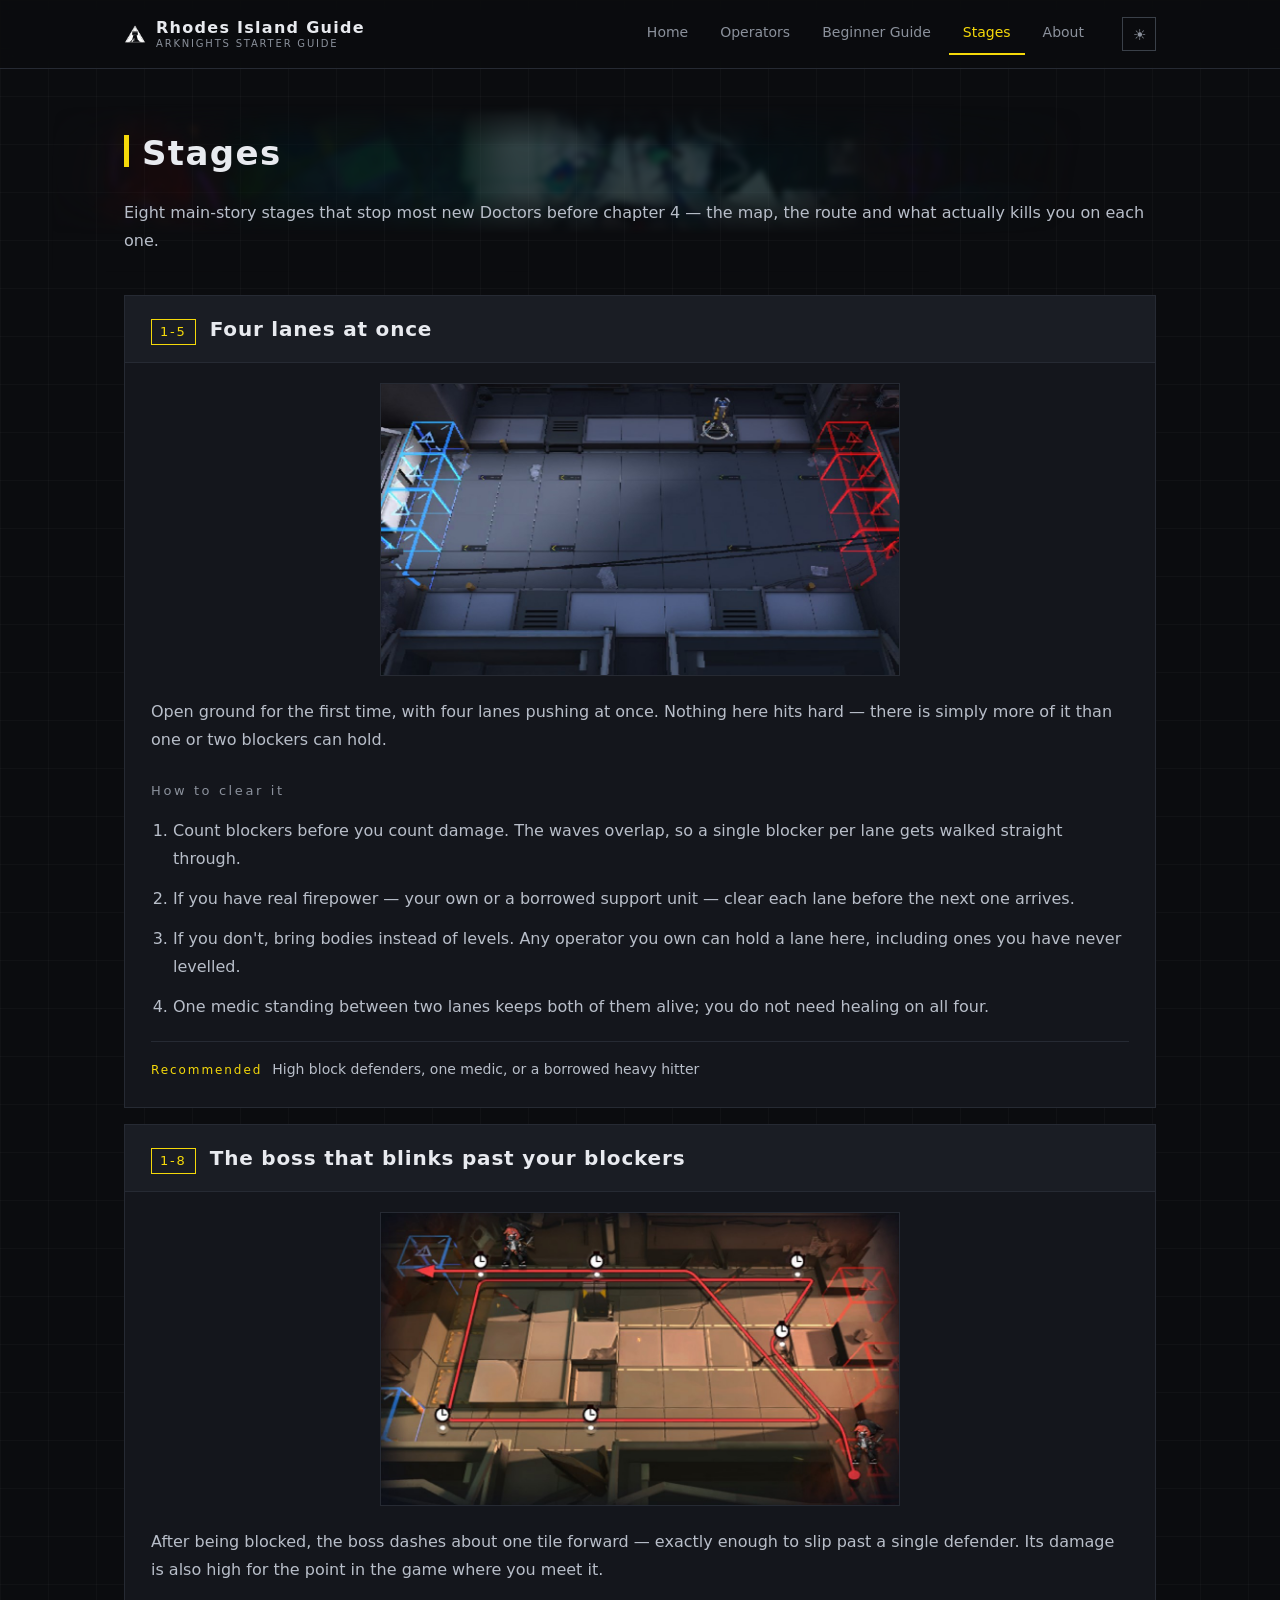
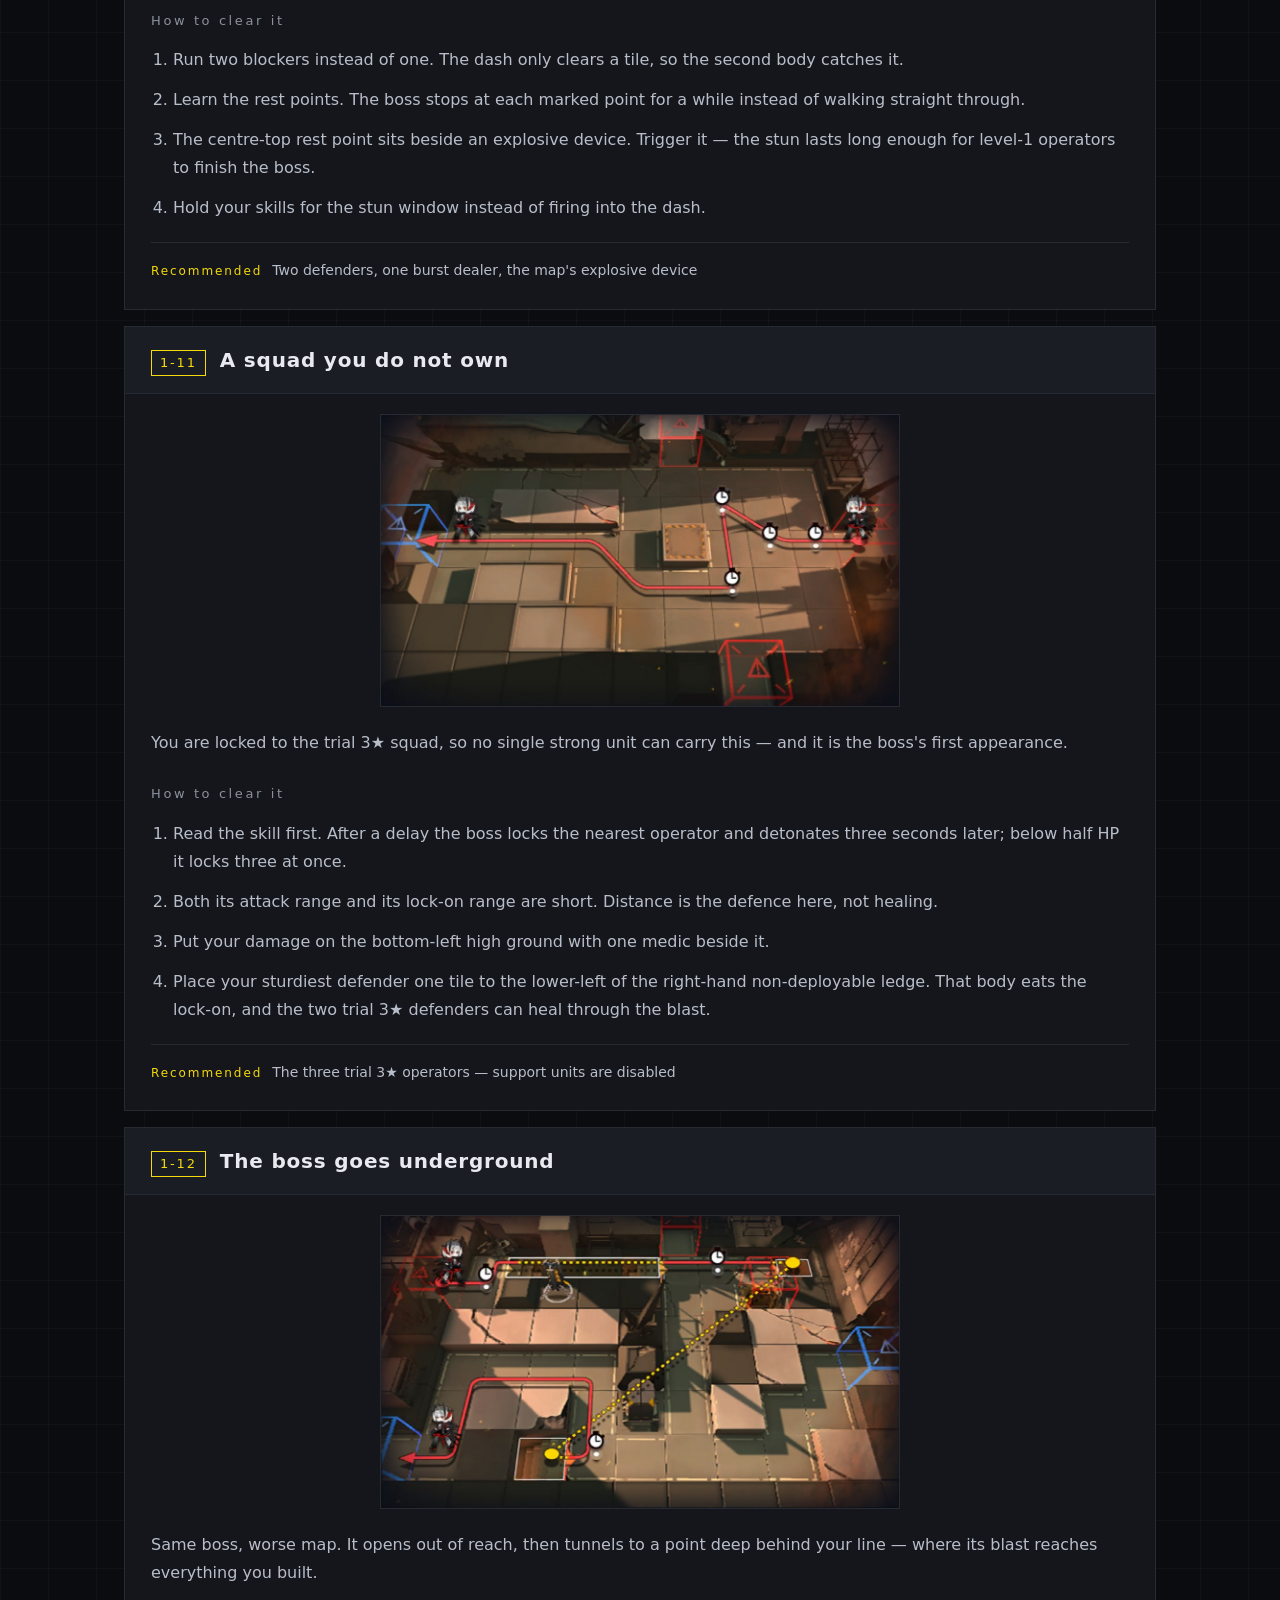
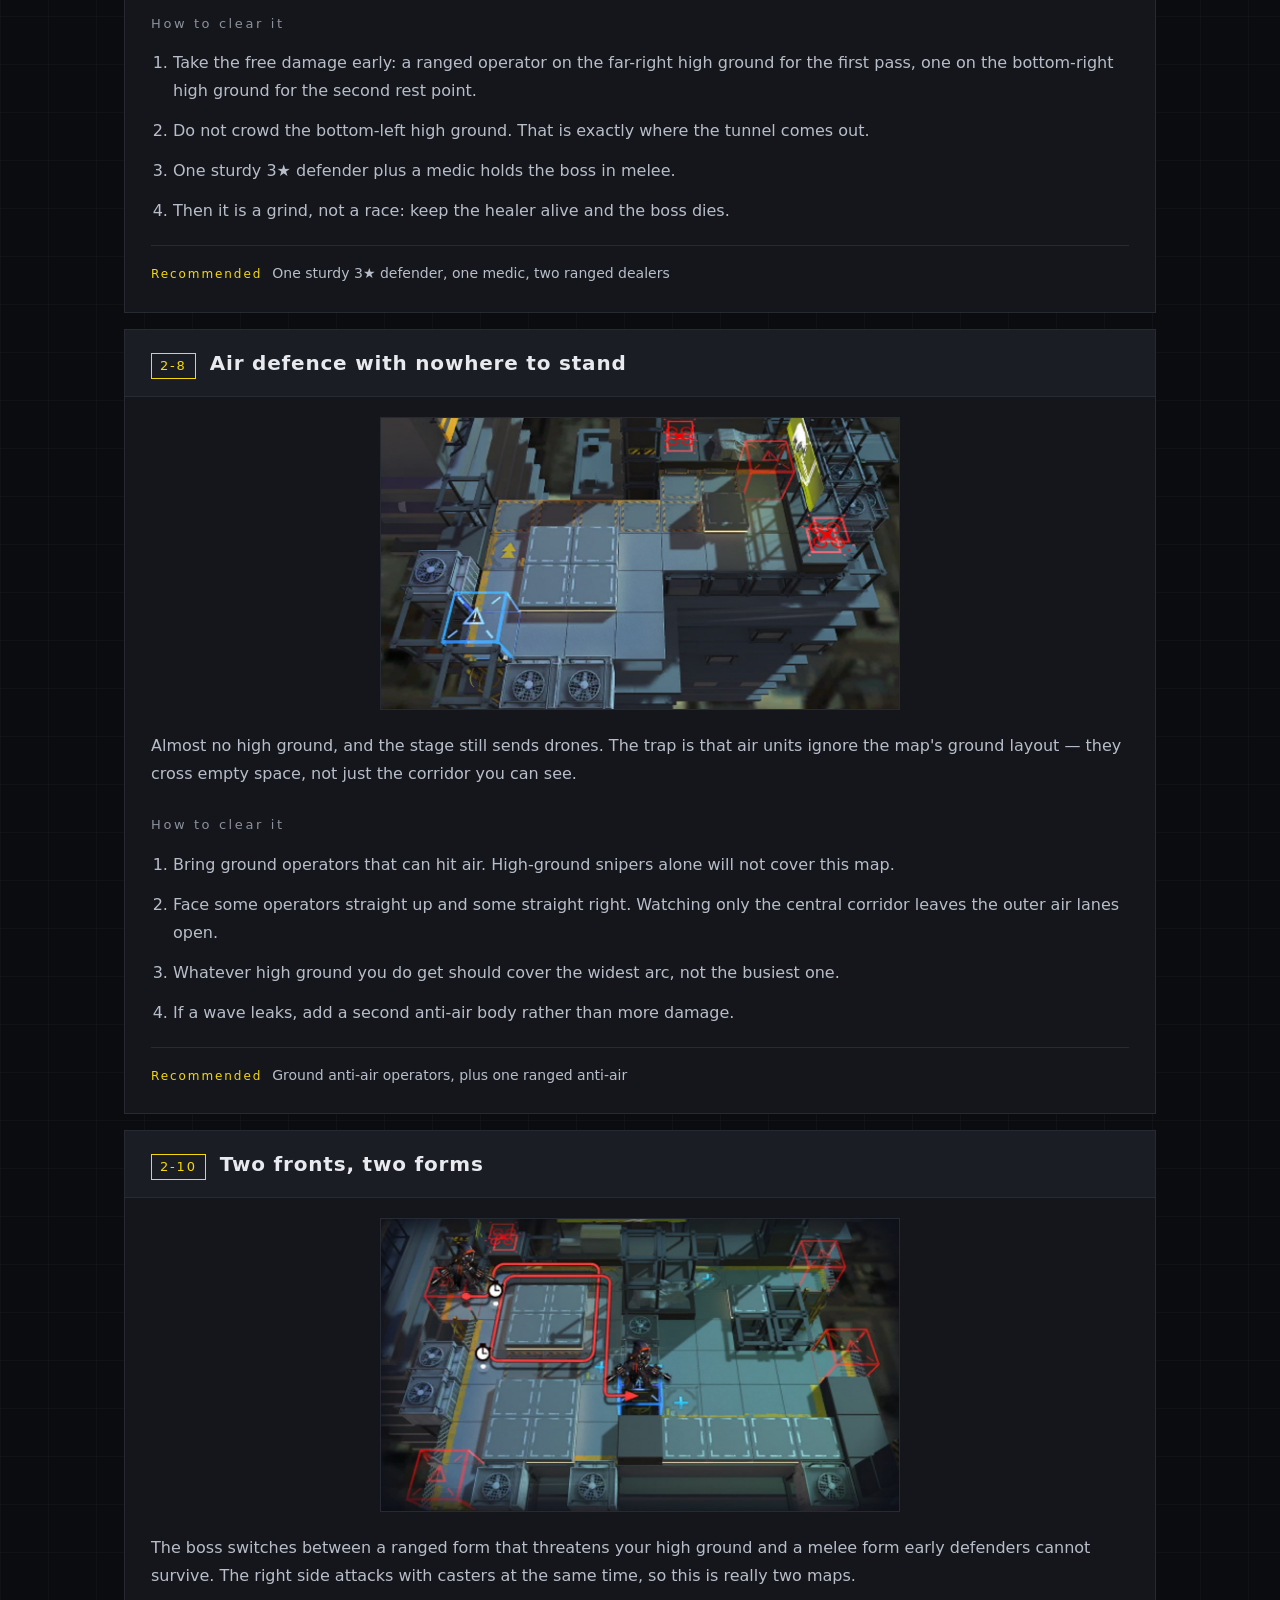
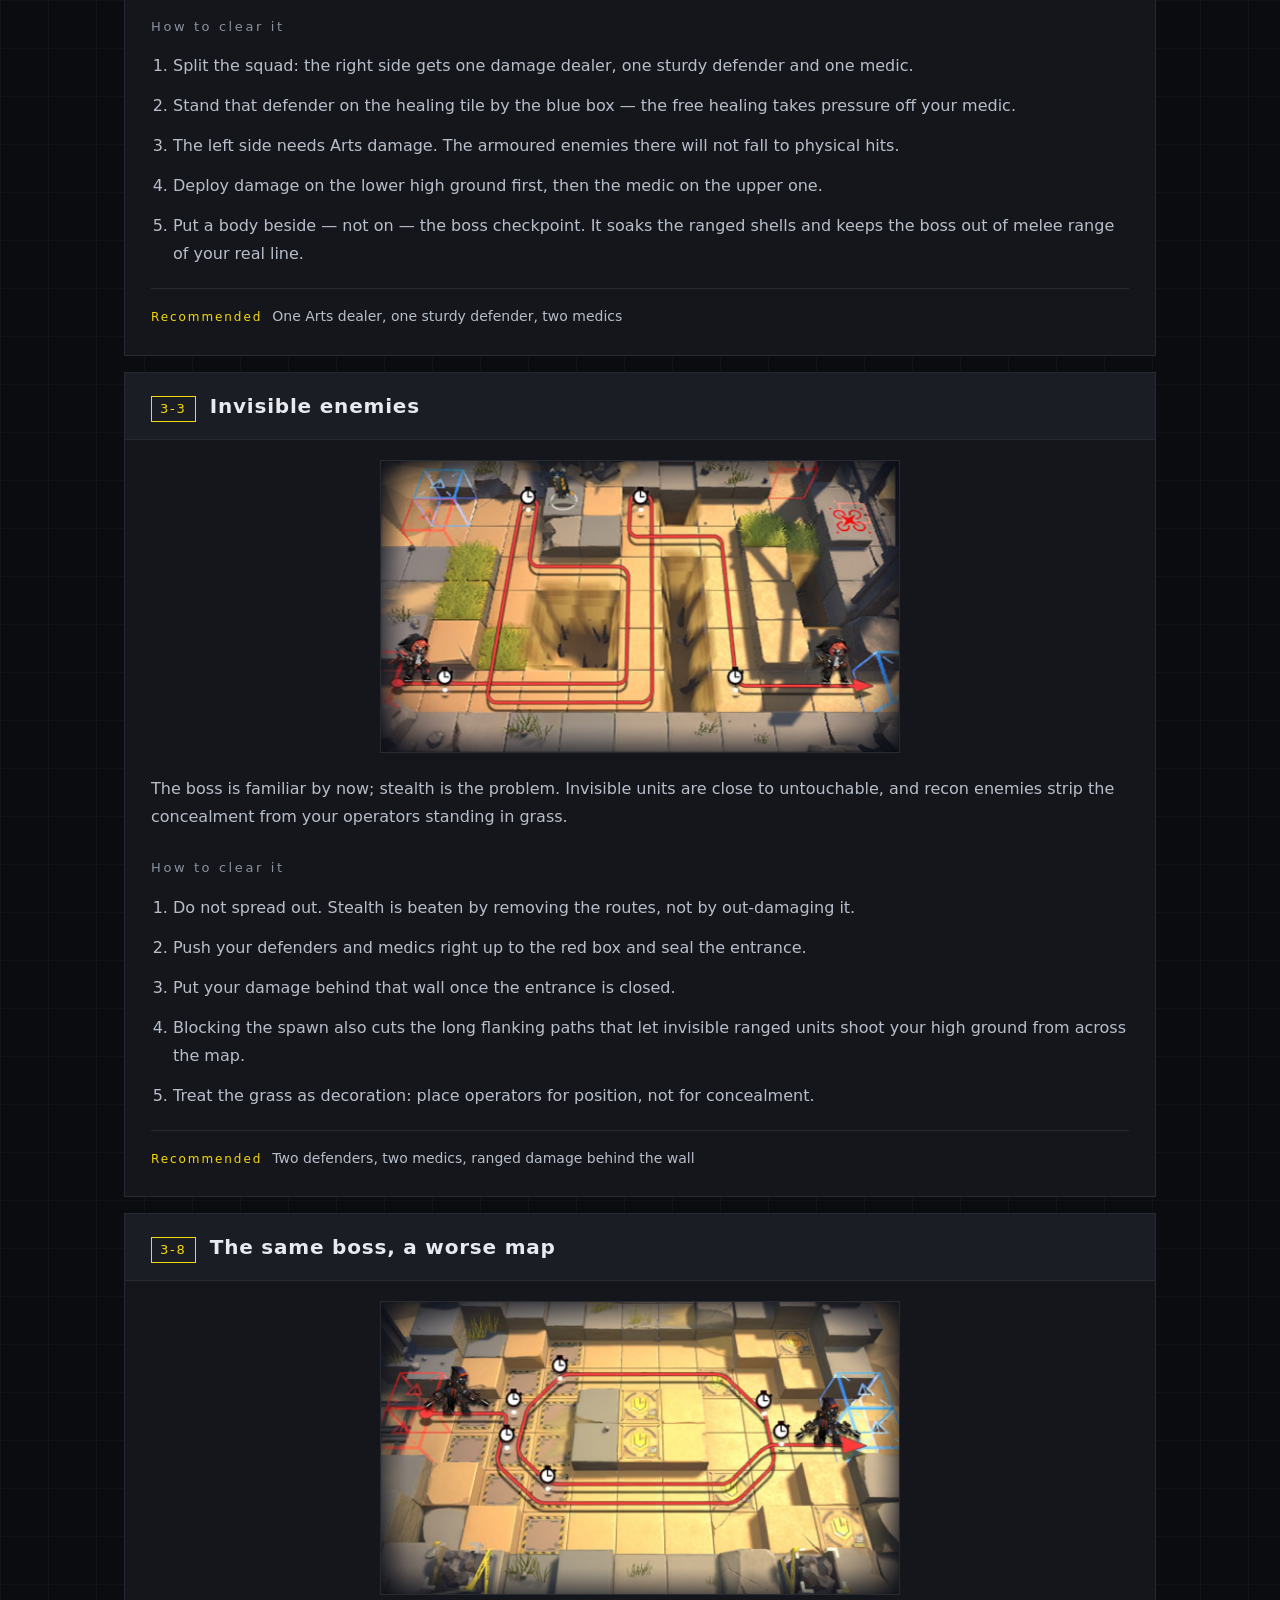
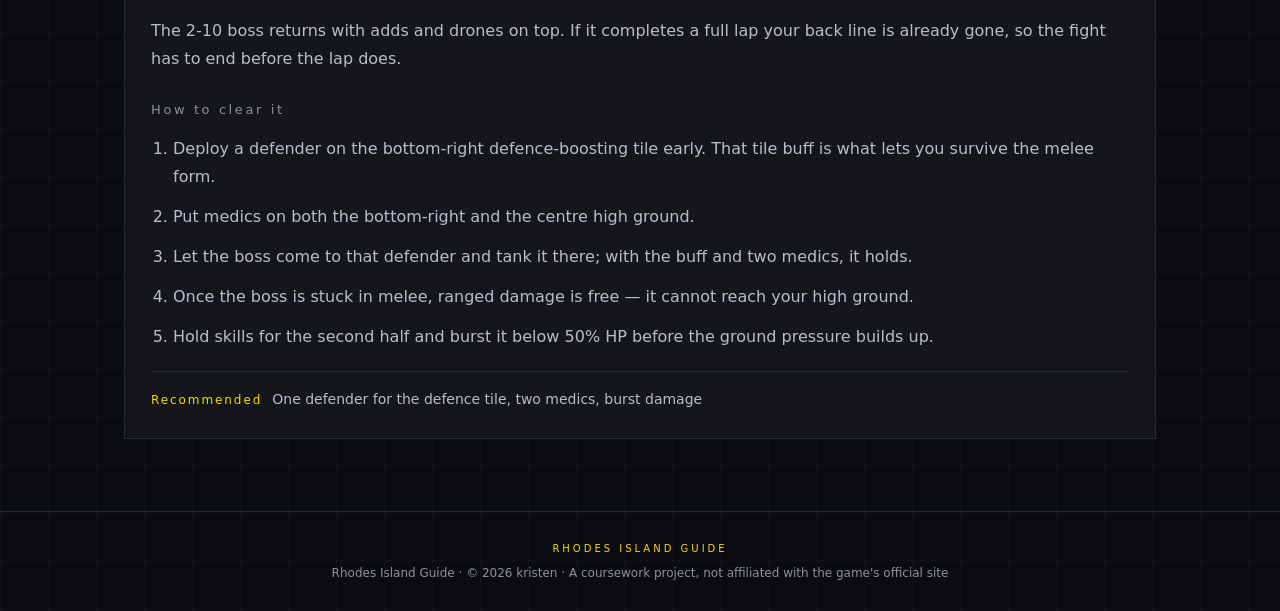
<file: stages.html>
<!DOCTYPE html>
<html lang="en">
<head>
  <meta charset="UTF-8">
  <meta name="viewport" content="width=device-width, initial-scale=1.0">
  <title>Stages · Rhodes Island Guide</title>
  <meta name="description" content="Eight early main-story stages, each with a map screenshot and a clear plan for getting through it.">

  <link rel="icon" href="assets/favicon.png" type="image/png" sizes="64x64">
  <link rel="apple-touch-icon" href="assets/apple-touch-icon.png">

  <meta property="og:title" content="Stages · Rhodes Island Guide">
  <meta property="og:description" content="How to clear three difficult main-story stages, with recommended squads.">
  <meta property="og:image" content="assets/og-image.png">
  <meta property="og:url" content="https://kresten-1.github.io/arknights-guide/stages.html">
  <meta property="og:type" content="website">
  <meta name="twitter:card" content="summary_large_image">

  <script>
    (function () {
      try {
        if (localStorage.getItem('theme') === 'light') {
          document.documentElement.setAttribute('data-theme', 'light');
        }
      } catch (e) { }
    })();
  </script>
  <link rel="stylesheet" href="css/style.css">
</head>
<body>
  <header class="site-header">
    <nav class="nav" aria-label="Main navigation">
      <a class="brand" href="index.html">
        <span class="brand-mark" aria-hidden="true"></span>
        <span class="brand-text">Rhodes Island Guide<small>ARKNIGHTS STARTER GUIDE</small></span>
      </a>
      <button class="nav-toggle" type="button" aria-expanded="false" aria-controls="nav-links">Menu</button>
      <ul class="nav-links" id="nav-links">
        <li><a href="index.html">Home</a></li>
        <li><a href="operators.html">Operators</a></li>
        <li><a href="guide.html">Beginner Guide</a></li>
        <li><a href="stages.html">Stages</a></li>
        <li><a href="about.html">About</a></li>
      </ul>
    </nav>
  </header>

  <main>
    <header class="page-head page-head--stages">
      <h1 class="page-title">Stages</h1>
      <p class="lead">Eight main-story stages that stop most new Doctors before chapter 4 — the map, the route and what actually kills you on each one.</p>
    </header>

    <div class="stage-list">
      <article class="stage">
        <header class="stage-head">
          <span class="stage-code">1-5</span>
          <h2>Four lanes at once</h2>
        </header>
        <figure class="stage-map">
          <a class="stage-map-open" href="assets/stages/1-5.jpg" target="_blank" rel="noopener">
            <img src="assets/stages/1-5.jpg" alt="Map of 1-5: open ground with four lanes and marked enemy routes" width="1080" height="608" loading="lazy">
          </a>
        </figure>
        <p>Open ground for the first time, with four lanes pushing at once. Nothing here hits hard — there is simply more of it than one or two blockers can hold.</p>

        <h3>How to clear it</h3>
        <ol class="list">
          <li>Count blockers before you count damage. The waves overlap, so a single blocker per lane gets walked straight through.</li>
          <li>If you have real firepower — your own or a borrowed support unit — clear each lane before the next one arrives.</li>
          <li>If you don't, bring bodies instead of levels. Any operator you own can hold a lane here, including ones you have never levelled.</li>
          <li>One medic standing between two lanes keeps both of them alive; you do not need healing on all four.</li>
        </ol>

        <p class="stage-pick"><span>Recommended</span>High block defenders, one medic, or a borrowed heavy hitter</p>
      </article>

      <article class="stage">
        <header class="stage-head">
          <span class="stage-code">1-8</span>
          <h2>The boss that blinks past your blockers</h2>
        </header>
        <figure class="stage-map">
          <a class="stage-map-open" href="assets/stages/1-8.jpg" target="_blank" rel="noopener">
            <img src="assets/stages/1-8.jpg" alt="Map of 1-8 showing the boss rest points and the explosive device near the centre" width="1080" height="608" loading="lazy">
          </a>
        </figure>
        <p>After being blocked, the boss dashes about one tile forward — exactly enough to slip past a single defender. Its damage is also high for the point in the game where you meet it.</p>

        <h3>How to clear it</h3>
        <ol class="list">
          <li>Run two blockers instead of one. The dash only clears a tile, so the second body catches it.</li>
          <li>Learn the rest points. The boss stops at each marked point for a while instead of walking straight through.</li>
          <li>The centre-top rest point sits beside an explosive device. Trigger it — the stun lasts long enough for level-1 operators to finish the boss.</li>
          <li>Hold your skills for the stun window instead of firing into the dash.</li>
        </ol>

        <p class="stage-pick"><span>Recommended</span>Two defenders, one burst dealer, the map's explosive device</p>
      </article>

      <article class="stage">
        <header class="stage-head">
          <span class="stage-code">1-11</span>
          <h2>A squad you do not own</h2>
        </header>
        <figure class="stage-map">
          <a class="stage-map-open" href="assets/stages/1-11.jpg" target="_blank" rel="noopener">
            <img src="assets/stages/1-11.jpg" alt="Map of 1-11 with the bottom-left high ground and the non-deployable ledge on the right" width="1080" height="608" loading="lazy">
          </a>
        </figure>
        <p>You are locked to the trial 3★ squad, so no single strong unit can carry this — and it is the boss's first appearance.</p>

        <h3>How to clear it</h3>
        <ol class="list">
          <li>Read the skill first. After a delay the boss locks the nearest operator and detonates three seconds later; below half HP it locks three at once.</li>
          <li>Both its attack range and its lock-on range are short. Distance is the defence here, not healing.</li>
          <li>Put your damage on the bottom-left high ground with one medic beside it.</li>
          <li>Place your sturdiest defender one tile to the lower-left of the right-hand non-deployable ledge. That body eats the lock-on, and the two trial 3★ defenders can heal through the blast.</li>
        </ol>

        <p class="stage-pick"><span>Recommended</span>The three trial 3★ operators — support units are disabled</p>
      </article>

      <article class="stage">
        <header class="stage-head">
          <span class="stage-code">1-12</span>
          <h2>The boss goes underground</h2>
        </header>
        <figure class="stage-map">
          <a class="stage-map-open" href="assets/stages/1-12.jpg" target="_blank" rel="noopener">
            <img src="assets/stages/1-12.jpg" alt="Map of 1-12 showing the boss route and the tunnel exit behind the player line" width="1080" height="608" loading="lazy">
          </a>
        </figure>
        <p>Same boss, worse map. It opens out of reach, then tunnels to a point deep behind your line — where its blast reaches everything you built.</p>

        <h3>How to clear it</h3>
        <ol class="list">
          <li>Take the free damage early: a ranged operator on the far-right high ground for the first pass, one on the bottom-right high ground for the second rest point.</li>
          <li>Do not crowd the bottom-left high ground. That is exactly where the tunnel comes out.</li>
          <li>One sturdy 3★ defender plus a medic holds the boss in melee.</li>
          <li>Then it is a grind, not a race: keep the healer alive and the boss dies.</li>
        </ol>

        <p class="stage-pick"><span>Recommended</span>One sturdy 3★ defender, one medic, two ranged dealers</p>
      </article>

      <article class="stage">
        <header class="stage-head">
          <span class="stage-code">2-8</span>
          <h2>Air defence with nowhere to stand</h2>
        </header>
        <figure class="stage-map">
          <a class="stage-map-open" href="assets/stages/2-8.jpg" target="_blank" rel="noopener">
            <img src="assets/stages/2-8.jpg" alt="Map of 2-8 showing the limited high ground and the open air lanes" width="1080" height="608" loading="lazy">
          </a>
        </figure>
        <p>Almost no high ground, and the stage still sends drones. The trap is that air units ignore the map's ground layout — they cross empty space, not just the corridor you can see.</p>

        <h3>How to clear it</h3>
        <ol class="list">
          <li>Bring ground operators that can hit air. High-ground snipers alone will not cover this map.</li>
          <li>Face some operators straight up and some straight right. Watching only the central corridor leaves the outer air lanes open.</li>
          <li>Whatever high ground you do get should cover the widest arc, not the busiest one.</li>
          <li>If a wave leaks, add a second anti-air body rather than more damage.</li>
        </ol>

        <p class="stage-pick"><span>Recommended</span>Ground anti-air operators, plus one ranged anti-air</p>
      </article>

      <article class="stage">
        <header class="stage-head">
          <span class="stage-code">2-10</span>
          <h2>Two fronts, two forms</h2>
        </header>
        <figure class="stage-map">
          <a class="stage-map-open" href="assets/stages/2-10.jpg" target="_blank" rel="noopener">
            <img src="assets/stages/2-10.jpg" alt="Map of 2-10 showing both fronts, the healing tile and the boss checkpoint" width="1080" height="608" loading="lazy">
          </a>
        </figure>
        <p>The boss switches between a ranged form that threatens your high ground and a melee form early defenders cannot survive. The right side attacks with casters at the same time, so this is really two maps.</p>

        <h3>How to clear it</h3>
        <ol class="list">
          <li>Split the squad: the right side gets one damage dealer, one sturdy defender and one medic.</li>
          <li>Stand that defender on the healing tile by the blue box — the free healing takes pressure off your medic.</li>
          <li>The left side needs Arts damage. The armoured enemies there will not fall to physical hits.</li>
          <li>Deploy damage on the lower high ground first, then the medic on the upper one.</li>
          <li>Put a body beside — not on — the boss checkpoint. It soaks the ranged shells and keeps the boss out of melee range of your real line.</li>
        </ol>

        <p class="stage-pick"><span>Recommended</span>One Arts dealer, one sturdy defender, two medics</p>
      </article>

      <article class="stage">
        <header class="stage-head">
          <span class="stage-code">3-3</span>
          <h2>Invisible enemies</h2>
        </header>
        <figure class="stage-map">
          <a class="stage-map-open" href="assets/stages/3-3.jpg" target="_blank" rel="noopener">
            <img src="assets/stages/3-3.jpg" alt="Map of 3-3 showing the enemy routes converging on the red box" width="1080" height="608" loading="lazy">
          </a>
        </figure>
        <p>The boss is familiar by now; stealth is the problem. Invisible units are close to untouchable, and recon enemies strip the concealment from your operators standing in grass.</p>

        <h3>How to clear it</h3>
        <ol class="list">
          <li>Do not spread out. Stealth is beaten by removing the routes, not by out-damaging it.</li>
          <li>Push your defenders and medics right up to the red box and seal the entrance.</li>
          <li>Put your damage behind that wall once the entrance is closed.</li>
          <li>Blocking the spawn also cuts the long flanking paths that let invisible ranged units shoot your high ground from across the map.</li>
          <li>Treat the grass as decoration: place operators for position, not for concealment.</li>
        </ol>

        <p class="stage-pick"><span>Recommended</span>Two defenders, two medics, ranged damage behind the wall</p>
      </article>

      <article class="stage">
        <header class="stage-head">
          <span class="stage-code">3-8</span>
          <h2>The same boss, a worse map</h2>
        </header>
        <figure class="stage-map">
          <a class="stage-map-open" href="assets/stages/3-8.jpg" target="_blank" rel="noopener">
            <img src="assets/stages/3-8.jpg" alt="Map of 3-8 showing the defence-boosting tile in the bottom right and the boss route" width="1080" height="608" loading="lazy">
          </a>
        </figure>
        <p>The 2-10 boss returns with adds and drones on top. If it completes a full lap your back line is already gone, so the fight has to end before the lap does.</p>

        <h3>How to clear it</h3>
        <ol class="list">
          <li>Deploy a defender on the bottom-right defence-boosting tile early. That tile buff is what lets you survive the melee form.</li>
          <li>Put medics on both the bottom-right and the centre high ground.</li>
          <li>Let the boss come to that defender and tank it there; with the buff and two medics, it holds.</li>
          <li>Once the boss is stuck in melee, ranged damage is free — it cannot reach your high ground.</li>
          <li>Hold skills for the second half and burst it below 50% HP before the ground pressure builds up.</li>
        </ol>

        <p class="stage-pick"><span>Recommended</span>One defender for the defence tile, two medics, burst damage</p>
      </article>
    </div>
  </main>

  <footer class="site-footer">
    <p class="footer-title">RHODES ISLAND GUIDE</p>
    <p class="footer-copy">Rhodes Island Guide · © 2026 kristen · A coursework project, not affiliated with the game's official site</p>
  </footer>

  <script src="js/main.js"></script>
</body>
</html>
</file>
<file: css/style.css>
/* ==========================================================================
   罗德岛导览 · 全局样式
   暗色科技风：深灰黑底 + 亮色文字 + 方块化边框
   ========================================================================== */

:root {
  --bg: #0b0c0f;
  --bg-soft: #101218;
  --panel: #14161c;
  --panel-hi: #1a1d24;
  --line: #262a33;
  --line-hi: #3a4049;
  --text: #e8eaef;
  /* 正文用灰：比 --muted 亮一档，保证成段阅读的对比度 */
  --body: #b8bec9;
  --muted: #8b919c;
  --accent: #f5d90a;
  /* 黄色底块上的文字颜色 */
  --accent-ink: #0b0c0f;
  /* 标签、chip 一类的浅层背景 */
  --surface: #22262e;
  --avatar-bg: #23262d;
  --placeholder: #5f6672;
  --header-bg: rgba(11, 12, 15, 0.92);
  --overlay: rgba(4, 5, 7, 0.82);
  --grid: rgba(255, 255, 255, 0.022);
  --shadow-lg: rgba(0, 0, 0, 0.85);
  --ring: rgba(245, 217, 10, 0.35);
  --halo: rgba(245, 217, 10, 0.18);
  --icon-filter: none;
  --max: 1080px;
  /* 首屏配图右侧的渐隐遮罩 */
  --hero-veil: rgba(11, 12, 15, 0.68);
  --hero-veil-far: rgba(11, 12, 15, 0.16);
}

/* 浅色主题：只覆盖变量，所有组件自动跟随 */
:root[data-theme="light"] {
  --bg: #eef0f4;
  --bg-soft: #e4e7ec;
  --panel: #ffffff;
  --panel-hi: #f4f6f8;
  --line: #d5dae1;
  --line-hi: #bcc3cd;
  --text: #14161c;
  --body: #3d434d;
  --muted: #6b7280;
  /* 荧光黄在白底上几乎不可见，换成同色系的深金 */
  --accent: #8a6200;
  --accent-ink: #ffffff;
  --surface: #e9ecf0;
  --avatar-bg: #e3e6ea;
  --placeholder: #9aa1ab;
  --header-bg: rgba(246, 247, 249, 0.92);
  --overlay: rgba(20, 22, 28, 0.45);
  --grid: rgba(0, 0, 0, 0.028);
  --shadow-lg: rgba(20, 22, 28, 0.14);
  --ring: rgba(138, 98, 0, 0.45);
  --halo: rgba(138, 98, 0, 0.12);
  /* 白色图标在白底上会消失，直接反相成黑色 */
  --icon-filter: invert(1);
  --hero-veil: rgba(238, 240, 244, 0.72);
  --hero-veil-far: rgba(238, 240, 244, 0.2);
}

*,
*::before,
*::after {
  box-sizing: border-box;
}

html {
  -webkit-text-size-adjust: 100%;
}

body {
  margin: 0;
  min-height: 100vh;
  background-color: var(--bg);
  background-image:
    linear-gradient(var(--grid) 1px, transparent 1px),
    linear-gradient(90deg, var(--grid) 1px, transparent 1px);
  background-size: 48px 48px;
  color: var(--text);
  font-family: "Noto Sans SC", "Microsoft YaHei", system-ui, -apple-system, sans-serif;
  font-size: 16px;
  line-height: 1.7;
  display: flex;
  flex-direction: column;
}

a {
  color: inherit;
  text-decoration: none;
}

/* --- 顶部导航 ------------------------------------------------------------ */

.site-header {
  position: sticky;
  top: 0;
  z-index: 10;
  background: var(--header-bg);
  border-bottom: 1px solid var(--line);
  backdrop-filter: blur(8px);
}

.nav {
  max-width: var(--max);
  margin: 0 auto;
  padding: 0 24px;
  height: 68px;
  display: flex;
  align-items: center;
  gap: 24px;
}

.brand {
  display: flex;
  align-items: center;
  gap: 10px;
  flex: none;
}

.brand-mark {
  width: 22px;
  height: 22px;
  background: url("../assets/icons/brand.png") center / contain no-repeat;
  /* 图标是白色线稿，浅色主题下同样靠 --icon-filter 反相 */
  filter: var(--icon-filter);
}

.brand-text {
  display: flex;
  flex-direction: column;
  font-weight: 700;
  letter-spacing: 0.08em;
  line-height: 1.2;
}

.brand-text small {
  font-size: 10px;
  font-weight: 400;
  color: var(--muted);
  letter-spacing: 0.18em;
}

.nav-links {
  display: flex;
  align-items: center;
  gap: 4px;
  margin: 0 0 0 auto;
  padding: 0;
  list-style: none;
}

.nav-links a {
  display: block;
  padding: 8px 14px;
  font-size: 14px;
  color: var(--muted);
  border-bottom: 2px solid transparent;
  transition: color 0.15s, border-color 0.15s;
}

.nav-links a:hover {
  color: var(--text);
  border-bottom-color: var(--line-hi);
}

/* 当前页面高亮，由 js/main.js 加 .is-active */
.nav-links a.is-active {
  color: var(--accent);
  border-bottom-color: var(--accent);
}

.nav-toggle {
  display: none;
  margin-left: auto;
  padding: 6px 14px;
  font: inherit;
  font-size: 13px;
  color: var(--text);
  background: transparent;
  border: 1px solid var(--line-hi);
  cursor: pointer;
}

.nav-toggle:hover {
  border-color: var(--accent);
  color: var(--accent);
}

/* 主题切换按钮，由 js/main.js 插入导航末尾 */
.theme-toggle {
  flex: none;
  width: 34px;
  height: 34px;
  padding: 0;
  font-size: 15px;
  line-height: 1;
  color: var(--muted);
  background: transparent;
  border: 1px solid var(--line-hi);
  cursor: pointer;
  transition: color 0.18s, border-color 0.18s;
}

.theme-toggle:hover,
.theme-toggle:focus-visible {
  color: var(--accent);
  border-color: var(--accent);
  outline: none;
}

/* --- 页面主体 ------------------------------------------------------------ */

main {
  flex: 1;
  width: 100%;
  max-width: var(--max);
  margin: 0 auto;
  padding: 56px 24px 72px;
}

.eyebrow {
  margin: 0 0 12px;
  font-size: 11px;
  letter-spacing: 0.28em;
  color: var(--muted);
}

.hero {
  border-bottom: 1px solid var(--line);
  margin-bottom: 48px;
}

.hero-viewport {
  overflow: hidden;
}

.hero-track {
  display: flex;
  transition: transform 0.7s cubic-bezier(0.22, 0.61, 0.36, 1);
}

.hero-slide {
  position: relative;
  flex: 0 0 100%;
  min-width: 0;
  padding: 48px 0 40px;
}

/* 首屏配图：只做气氛，压在文字后面，右侧渐隐进背景 */
.hero-media {
  position: absolute;
  inset: 0;
  background-repeat: no-repeat;
  background-size: cover;
  background-position: 78% 16%;
  opacity: 0.2;
  filter: saturate(0.7) brightness(0.85);
  pointer-events: none;
  /* 四边渐隐，避免图片露出一块矩形边界 */
  -webkit-mask-image:
    linear-gradient(180deg, transparent 0%, #000 24%, #000 70%, transparent 100%),
    linear-gradient(90deg, transparent 0%, #000 26%, #000 94%, transparent 100%);
  -webkit-mask-composite: source-in;
  mask-image:
    linear-gradient(180deg, transparent 0%, #000 24%, #000 70%, transparent 100%),
    linear-gradient(90deg, transparent 0%, #000 26%, #000 94%, transparent 100%);
  mask-composite: intersect;
}

.hero-media::after {
  content: "";
  position: absolute;
  inset: 0;
  background: linear-gradient(90deg,
    var(--bg) 28%,
    var(--hero-veil) 62%,
    var(--hero-veil-far) 100%);
}

.hero-media--1 { background-image: url("../assets/hero/hero-1.jpg"); }
.hero-media--2 { background-image: url("../assets/hero/hero-2.jpg"); }

.hero-slide > *:not(.hero-media) {
  position: relative;
  z-index: 1;
}

.hero h1,
.hero-title {
  margin: 0 0 16px;
  font-size: clamp(34px, 6vw, 56px);
  line-height: 1.15;
  letter-spacing: 0.04em;
}

.hero .lead {
  margin: 0;
  max-width: 34em;
  color: var(--body);
  font-size: 16px;
  line-height: 1.75;
}

.hero-cta {
  display: inline-flex;
  align-items: center;
  gap: 10px;
  margin-top: 28px;
  padding: 12px 22px;
  border: 1px solid var(--line-hi);
  color: var(--text);
  font-size: 12px;
  font-weight: 600;
  letter-spacing: 0.14em;
  text-transform: uppercase;
  text-decoration: none;
  transition: border-color 0.2s ease, color 0.2s ease, background 0.2s ease;
}

.hero-cta:hover,
.hero-cta:focus-visible {
  border-color: var(--accent);
  color: var(--accent);
  background: var(--halo);
  outline: none;
}

.hero-nav {
  display: flex;
  align-items: center;
  gap: 12px;
  padding-bottom: 22px;
}

.hero-dots {
  display: flex;
  gap: 8px;
}

.hero-dot {
  width: 32px;
  height: 4px;
  padding: 0;
  border: 0;
  background: var(--line-hi);
  cursor: pointer;
  transition: background 0.2s ease, width 0.2s ease;
}

.hero-dot:hover {
  background: var(--muted);
}

.hero-dot.is-active {
  width: 48px;
  background: var(--accent);
}

.hero-pause {
  margin-left: auto;
  width: 30px;
  height: 24px;
  padding: 0;
  border: 1px solid var(--line);
  background: transparent;
  color: var(--muted);
  font-size: 9px;
  line-height: 1;
  cursor: pointer;
  transition: border-color 0.2s ease, color 0.2s ease;
}

.hero-pause:hover {
  border-color: var(--line-hi);
  color: var(--text);
}

@media (prefers-reduced-motion: reduce) {
  .hero-track {
    transition: none;
  }
}

/* 内页标题区：标题与说明背后各压一张淡化的活动图 */
.page-head {
  position: relative;
  margin: 0 0 40px;
  /* 每页可单独调背景强度：图越暗，需要的不透明度越高 */
  --art-opacity: 0.32;
  --art-brightness: 0.66;
  --art-pos: 62% 45%;
  --art-size: cover;
}

.page-head::before {
  content: "";
  position: absolute;
  inset: -14px -28px -10px;
  background-repeat: no-repeat;
  background-size: var(--art-size);
  background-position: var(--art-pos);
  opacity: var(--art-opacity);
  /* 模糊掉 KV 上的活动文字，只留色块与光影 */
  filter: blur(3px) saturate(var(--art-saturate, 1.2)) brightness(var(--art-brightness));
  transform: scale(1.08);
  -webkit-mask-image:
    linear-gradient(180deg, transparent 0%, #000 26%, #000 52%, transparent 78%),
    linear-gradient(100deg, transparent 0%, #000 18%, #000 58%, transparent 86%);
  -webkit-mask-composite: source-in;
  mask-image:
    linear-gradient(180deg, transparent 0%, #000 26%, #000 52%, transparent 78%),
    linear-gradient(100deg, transparent 0%, #000 18%, #000 58%, transparent 86%);
  mask-composite: intersect;
  pointer-events: none;
}

.page-head > * {
  position: relative;
  z-index: 1;
}

.page-head .lead { margin-bottom: 0; }

.page-head--operators { --art-opacity: 0.5; --art-brightness: 0.85; --art-pos: 55% 45%; }
.page-head--guide { --art-opacity: 0.45; --art-brightness: 0.65; --art-saturate: 1.1; --art-pos: 78% 50%; }
.page-head--stages { --art-opacity: 0.5; --art-brightness: 0.5; --art-saturate: 1.7; --art-pos: 50% 45%; }

.page-head--operators::before { background-image: url("../assets/hero/page-operators.jpg"); }
.page-head--guide::before { background-image: url("../assets/hero/page-guide.jpg"); }
.page-head--stages::before { background-image: url("../assets/hero/page-stages.jpg"); }

/* 浅色主题下同样的图会更抢，压低一档 */
:root[data-theme="light"] .page-head { --art-opacity: 0.16; }

@media (max-width: 720px) {
  .page-head::before {
    inset: -18px -20px -12px;
    opacity: calc(var(--art-opacity) * 0.85);
    background-position: 68% 40%;
    -webkit-mask-image: linear-gradient(100deg, transparent 0%, #000 30%, #000 66%, transparent 100%);
    mask-image: linear-gradient(100deg, transparent 0%, #000 30%, #000 66%, transparent 100%);
  }
}

.page-title {
  position: relative;
  margin: 0 0 16px;
  padding-left: 18px;
  font-size: clamp(26px, 4vw, 34px);
  letter-spacing: 0.04em;
}

.page-title::before {
  content: "";
  position: absolute;
  left: 0;
  top: 0.28em;
  width: 5px;
  height: 0.95em;
  background: var(--accent);
}

.lead {
  margin: 0 0 44px;
  color: var(--body);
  line-height: 1.75;
}

.section-title {
  margin: 0 0 24px;
  font-size: 13px;
  font-weight: 400;
  letter-spacing: 0.24em;
  color: var(--muted);
  text-transform: uppercase;
}

/* --- 卡片 ---------------------------------------------------------------- */

.card-grid {
  display: grid;
  gap: 16px;
}

.card-grid--2 {
  grid-template-columns: repeat(2, 1fr);
}

.card-grid--3 {
  grid-template-columns: repeat(3, 1fr);
}

.card {
  position: relative;
  display: block;
  padding: 26px 24px 28px;
  background: linear-gradient(180deg, var(--panel-hi), var(--panel));
  border: 1px solid var(--line);
  transition: border-color 0.18s, transform 0.18s, box-shadow 0.18s;
}

.card::after {
  content: "";
  position: absolute;
  right: -1px;
  bottom: -1px;
  width: 10px;
  height: 10px;
  background: var(--line);
  transition: background 0.18s;
}

/* 悬停：轻微上浮 + 放大，配一层阴影强调“浮起来” */
.card:hover,
.card:focus-visible {
  border-color: var(--accent);
  transform: translateY(-8px) scale(1.03);
  box-shadow:
    0 0 0 1px var(--ring),
    0 0 30px var(--halo),
    0 24px 44px var(--shadow-lg);
  z-index: 1;
}

.card:hover::after {
  background: var(--accent);
}

/* 带图标的横向卡片：图标在左，标题与说明在右 */
.card--icon {
  display: flex;
  align-items: flex-start;
  gap: 18px;
  padding: 22px 22px 24px;
}

.card-icon-img {
  flex: none;
  width: 60px;
  height: 60px;
  object-fit: contain;
  opacity: 0.95;
  /* 浅色主题下把白色图标反相成黑色，否则会和背景融在一起 */
  filter: var(--icon-filter);
}

.card-body {
  min-width: 0;
}

.card h3 {
  margin: 0 0 10px;
  font-size: 18px;
  letter-spacing: 0.04em;
}

.card p {
  margin: 0;
  color: var(--body);
  font-size: 14px;
  line-height: 1.7;
}

/* About 做成整行长条，压在三个卡片下方 */
.card--wide {
  grid-column: 1 / -1;
  display: flex;
  align-items: center;
  gap: 20px;
  padding: 18px 24px;
}

.card--wide .card-body {
  display: flex;
  align-items: baseline;
  gap: 18px;
  flex: 1;
}

.card--wide h3 {
  flex: none;
  margin: 0;
  font-size: 16px;
}

.card--wide p {
  margin: 0;
}

.card-arrow {
  flex: none;
  font-size: 18px;
  line-height: 1;
  color: var(--muted);
  transition: transform 0.18s, color 0.18s;
}

.card--wide:hover .card-arrow,
.card--wide:focus-visible .card-arrow {
  color: var(--accent);
  transform: translateX(4px);
}

/* --- 干员卡片 ------------------------------------------------------------ */

.op-grid {
  display: grid;
  grid-template-columns: repeat(3, 1fr);
  gap: 20px;
}

.op-card {
  position: relative;
  display: flex;
  gap: 18px;
  padding: 20px;
  background: var(--panel);
  border: 1px solid var(--line);
  transition: border-color 0.18s, transform 0.18s, box-shadow 0.18s;
}

/* 悬停：上浮 + 放大，黄色描边加一层外发光，暗色背景上才看得出“浮起来” */
.op-card:hover {
  border-color: var(--accent);
  transform: translateY(-8px) scale(1.03);
  box-shadow:
    0 0 0 1px var(--ring),
    0 0 28px var(--halo),
    0 22px 40px var(--shadow-lg);
  z-index: 1;
}

.op-avatar {
  flex: none;
  width: 88px;
  height: 88px;
  background: var(--avatar-bg);
  border: 1px solid var(--line);
  position: relative;
}

.op-avatar::after {
  content: "";
  position: absolute;
  inset: 34px;
  border: 1px solid var(--line-hi);
}

.op-avatar img {
  display: block;
  width: 100%;
  height: 100%;
  object-fit: cover;
  object-position: center top;
}

/* 有头像时去掉内缩的占位装饰框 */
.op-avatar:has(img)::after {
  content: none;
}

.op-body {
  min-width: 0;
}

.op-name {
  margin: 0 0 6px;
  font-size: 18px;
  letter-spacing: 0.04em;
}

.op-en {
  display: block;
  margin-top: 4px;
  font-size: 11px;
  font-weight: 400;
  letter-spacing: 0.1em;
  color: var(--muted);
  text-transform: uppercase;
}

.op-class {
  display: inline-block;
  margin: 0 0 10px;
  padding: 2px 9px;
  font-size: 12px;
  color: var(--text);
  background: var(--surface);
  border: 1px solid var(--line-hi);
}

/* 基础属性：两列键值对，数字用等宽对齐 */
.op-stats {
  display: grid;
  grid-template-columns: repeat(2, minmax(0, 1fr));
  gap: 7px 16px;
  margin: 14px 0;
  padding: 12px 0 0;
  border-top: 1px solid var(--line);
}

.op-stats > div {
  display: flex;
  align-items: baseline;
  justify-content: space-between;
  gap: 6px;
}

.op-stats dt {
  font-size: 10.5px;
  letter-spacing: 0.08em;
  color: var(--muted);
  text-transform: uppercase;
}

.op-stats dd {
  margin: 0;
  font-size: 13px;
  font-variant-numeric: tabular-nums;
  color: var(--text);
}

.op-stars {
  margin: 0 0 12px;
  font-size: 14px;
  letter-spacing: 0.16em;
  color: var(--accent);
}

.op-note {
  margin: 0;
  font-size: 14px;
  line-height: 1.75;
  color: var(--body);
}

/* --- 指南分块 ------------------------------------------------------------ */

.blocks {
  display: grid;
  gap: 16px;
}

.block {
  padding: 0 26px 28px;
  background: var(--panel);
  border: 1px solid var(--line);
  border-left: 3px solid var(--accent);
}

/* 标题带浅一档，把“标题区”和“内容区”分开 */
.block h2 {
  margin: 0 -26px 22px;
  padding: 18px 26px;
  background: var(--panel-hi);
  border-bottom: 1px solid var(--line);
  font-size: 19px;
  letter-spacing: 0.04em;
}

.list {
  margin: 0;
  padding-left: 22px;
  color: var(--body);
}

.list li {
  margin-bottom: 12px;
  line-height: 1.75;
}

.list li:last-child {
  margin-bottom: 0;
}

.list strong {
  color: var(--text);
  font-weight: 600;
}

.block p {
  margin: 0 0 14px;
  color: var(--body);
  line-height: 1.75;
}

.block p:last-child {
  margin-bottom: 0;
}

/* --- 关卡 ---------------------------------------------------------------- */

.stage-list {
  display: grid;
  gap: 16px;
}

.stage {
  position: relative;
  padding: 0 26px 26px;
  background: var(--panel);
  border: 1px solid var(--line);
  transition: border-color 0.18s, transform 0.18s, box-shadow 0.18s;
}

/* 关卡描述用正文灰，避免和弹窗外的辅助文字一样发灰 */
.stage > p:not(.stage-pick) {
  color: var(--body);
  line-height: 1.75;
}

/* 关卡卡片是整行宽，放大幅度比小卡片收敛，避免横向溢出 */
.stage:hover {
  border-color: var(--accent);
  transform: translateY(-6px) scale(1.015);
  box-shadow:
    0 0 0 1px var(--ring),
    0 0 30px var(--halo),
    0 24px 44px var(--shadow-lg);
  z-index: 1;
}

/* 关卡标题带：浅色块 + 分隔线，和说明文字分开 */
.stage-head {
  display: flex;
  align-items: baseline;
  gap: 14px;
  margin: 0 -26px 20px;
  padding: 16px 26px;
  background: var(--panel-hi);
  border-bottom: 1px solid var(--line);
}

.stage-code {
  font-size: 13px;
  letter-spacing: 0.14em;
  color: var(--accent);
  border: 1px solid var(--accent);
  padding: 1px 8px;
}

.stage-head h2 {
  margin: 0;
  font-size: 20px;
  letter-spacing: 0.04em;
}

/* 关卡地图截图：居中限宽插图，点击可看原图 */
.stage-map {
  margin: 0 auto 22px;
  max-width: 520px;
  background: var(--panel-hi);
  border: 1px solid var(--line);
  overflow: hidden;
}

.stage-map img {
  display: block;
  width: 100%;
  height: auto;
  transition: opacity 0.18s ease;
}

.stage-map-open {
  display: block;
  cursor: zoom-in;
}

.stage-map-open:hover img,
.stage-map-open:focus-visible img {
  opacity: 0.82;
}

.stage-map-open:focus-visible {
  outline: none;
  box-shadow: inset 0 0 0 2px var(--accent);
}

.stage h3 {
  margin: 26px 0 14px;
  font-size: 13px;
  font-weight: 400;
  letter-spacing: 0.2em;
  color: var(--muted);
}

.stage-pick {
  margin: 20px 0 0;
  padding-top: 16px;
  border-top: 1px solid var(--line);
  font-size: 14px;
  line-height: 1.7;
  color: var(--body);
}

.stage-pick span {
  display: inline-block;
  margin-right: 10px;
  color: var(--accent);
  font-size: 12px;
  letter-spacing: 0.16em;
}

/* --- 关于 ---------------------------------------------------------------- */

.about-grid {
  display: grid;
  gap: 16px;
}

.about-item {
  padding: 26px;
  background: var(--panel);
  border: 1px solid var(--line);
}

.about-item h2 {
  margin: 0 0 14px;
  font-size: 17px;
  letter-spacing: 0.04em;
}

.about-item p {
  margin: 0;
  color: var(--body);
  font-size: 14.5px;
  line-height: 1.75;
}

/* --- 页脚 ---------------------------------------------------------------- */

.site-footer {
  border-top: 1px solid var(--line);
  padding: 28px 24px;
  text-align: center;
}

.footer-title {
  margin: 0 0 6px;
  font-size: 10px;
  letter-spacing: 0.3em;
  color: var(--accent);
}

.footer-copy {
  margin: 0;
  font-size: 12px;
  color: var(--muted);
}

/* --- 筛选与搜索 ---------------------------------------------------------- */

.sr-only {
  position: absolute;
  width: 1px;
  height: 1px;
  padding: 0;
  margin: -1px;
  overflow: hidden;
  clip: rect(0 0 0 0);
  white-space: nowrap;
  border: 0;
}

.filter-bar {
  margin-bottom: 26px;
  padding-bottom: 18px;
  border-bottom: 1px solid var(--line);
}

.filter-row {
  display: flex;
  align-items: center;
  gap: 12px;
  flex-wrap: wrap;
}

.search-input {
  flex: 1 1 220px;
  min-width: 0;
  padding: 9px 12px;
  font: inherit;
  font-size: 14px;
  color: var(--text);
  background: var(--panel);
  border: 1px solid var(--line);
  border-radius: 0;
  -webkit-appearance: none;
  appearance: none;
}

.search-input::placeholder {
  color: var(--placeholder);
}

.search-input:focus {
  outline: none;
  border-color: var(--accent);
}

.filter-toggle {
  flex: none;
  display: flex;
  align-items: center;
  gap: 6px;
  padding: 9px 16px;
  font: inherit;
  font-size: 14px;
  color: var(--text);
  background: transparent;
  border: 1px solid var(--line-hi);
  border-radius: 0;
  cursor: pointer;
  transition: color 0.15s, border-color 0.15s, background 0.15s;
}

.filter-toggle:hover {
  border-color: var(--accent);
  color: var(--accent);
}

/* 有职业被选中时，按钮变成黄底黑字 */
.filter-toggle.is-active {
  color: var(--accent-ink);
  background: var(--accent);
  border-color: var(--accent);
}

.filter-count {
  font-size: 12px;
  letter-spacing: 0.06em;
}

.op-count {
  margin: 0 0 0 auto;
  font-size: 13px;
  color: var(--muted);
  white-space: nowrap;
}

.filter-panel {
  display: none;
  gap: 8px;
  padding-top: 14px;
}

.filter-panel.is-open {
  display: flex;
  flex-direction: column;
  align-items: flex-start;
}

.filter-btn {
  padding: 6px 16px;
  font: inherit;
  font-size: 14px;
  color: var(--muted);
  background: var(--panel);
  border: 1px solid var(--line);
  border-radius: 0;
  cursor: pointer;
  transition: color 0.15s, border-color 0.15s, background 0.15s;
}

.filter-btn:hover {
  color: var(--text);
  border-color: var(--line-hi);
}

.filter-btn[aria-pressed="true"] {
  font-weight: 600;
  color: var(--accent-ink);
  background: var(--accent);
  border-color: var(--accent);
}

/* 卡片被 JS 隐藏时，必须压过 .op-card 的 display: flex */
.op-card[hidden] {
  display: none;
}

.empty {
  margin: 44px 0;
  text-align: center;
  color: var(--muted);
}

.empty[hidden] {
  display: none;
}

.clear-btn {
  display: block;
  margin: 14px auto 0;
  padding: 5px 14px;
  font: inherit;
  font-size: 13px;
  color: var(--accent);
  background: transparent;
  border: 1px solid var(--accent);
  border-radius: 0;
  cursor: pointer;
  transition: color 0.15s, background 0.15s;
}

.clear-btn:hover {
  color: var(--accent-ink);
  background: var(--accent);
}

/* 键盘用户能清楚看到焦点落在哪个控件上 */
.search-input:focus-visible,
.filter-toggle:focus-visible,
.filter-btn:focus-visible,
.clear-btn:focus-visible {
  outline: 3px solid var(--accent);
  outline-offset: 2px;
}

@media (min-width: 721px) {
  .filter-panel.is-open {
    flex-flow: row wrap;
  }
}

/* --- 响应式 -------------------------------------------------------------- */

@media (max-width: 900px) {
  .op-grid {
    grid-template-columns: repeat(2, 1fr);
  }
}

@media (max-width: 720px) {
  .nav {
    height: auto;
    min-height: 64px;
    padding: 12px 18px;
    flex-wrap: wrap;
    gap: 12px;
  }

  .nav-toggle {
    display: block;
  }

  .nav-links {
    display: none;
    width: 100%;
    flex-direction: column;
    align-items: stretch;
    gap: 0;
    margin: 4px 0 0;
    border-top: 1px solid var(--line);
  }

  .nav-links.is-open {
    display: flex;
  }

  .nav-links a {
    padding: 12px 4px;
    border-bottom: 1px solid var(--line);
  }

  .nav-links a.is-active {
    border-bottom-color: var(--accent);
  }

  main {
    padding: 36px 18px 56px;
  }

  .op-count {
    margin-left: 0;
  }

  .hero {
    margin-bottom: 32px;
  }

  .hero-slide {
    padding: 28px 0 30px;
  }

  .hero-cta {
    margin-top: 22px;
    padding: 11px 18px;
  }

  .card-grid--2,
  .card-grid--3,
  .op-grid {
    grid-template-columns: 1fr;
  }

  .theme-toggle {
    width: 30px;
    height: 30px;
    font-size: 13px;
  }

  /* 手机上 About 长条折成上下两段 */
  .card--wide .card-body {
    display: block;
  }

  .card--wide h3 {
    margin-bottom: 8px;
  }

  .card-icon-img {
    width: 52px;
    height: 52px;
  }

  .op-card {
    gap: 14px;
  }

  .op-avatar {
    width: 72px;
    height: 72px;
  }

  .op-avatar::after {
    inset: 26px;
  }
}

/* --- 动效偏好 ------------------------------------------------------------ */

/* 系统关闭动画时取消过渡（瞬间到位），但保留浮起的最终状态，
   否则用户完全看不到悬停反馈 */
@media (prefers-reduced-motion: reduce) {
  .card,
  .op-card,
  .stage {
    transition: none;
  }
}

/* 触屏设备没有真正的悬停，避免点击后悬浮态“粘住” */
@media (hover: none) {
  .card:hover,
  .op-card:hover,
  .stage:hover {
    transform: none;
    box-shadow: none;
    border-color: var(--line);
  }

  .card:hover::after {
    background: var(--line);
  }
}

/* --- 干员详情弹窗 -------------------------------------------------------- */

body.is-locked {
  overflow: hidden;
}

.op-card {
  cursor: pointer;
}

.op-card:focus-visible {
  outline: 2px solid var(--accent);
  outline-offset: 3px;
}

.modal {
  position: fixed;
  inset: 0;
  z-index: 100;
  display: flex;
  align-items: center;
  justify-content: center;
  padding: 24px;
}

.modal[hidden] {
  display: none;
}

.modal-backdrop {
  position: absolute;
  inset: 0;
  background: var(--overlay);
}

.modal-box {
  position: relative;
  display: flex;
  flex-direction: column;
  width: min(760px, 100%);
  max-height: min(84vh, 860px);
  background: var(--panel);
  border: 1px solid var(--accent);
  box-shadow:
    0 0 0 1px var(--ring),
    0 34px 70px var(--shadow-lg);
}

.modal-close {
  position: absolute;
  top: 10px;
  right: 10px;
  z-index: 2;
  width: 34px;
  height: 34px;
  padding: 0;
  font-size: 20px;
  line-height: 1;
  color: var(--muted);
  background: var(--bg-soft);
  border: 1px solid var(--line-hi);
  cursor: pointer;
}

.modal-close:hover,
.modal-close:focus-visible {
  color: var(--text);
  border-color: var(--accent);
  outline: none;
}

/* 关闭按钮固定在框上，内容区自己滚动 */
.modal-inner {
  overflow-y: auto;
  padding: 32px 34px 36px;
}

.opm-head {
  display: flex;
  gap: 18px;
  align-items: flex-start;
  margin: 0 0 20px;
  padding: 0 44px 18px 0;
  border-bottom: 1px solid var(--line);
}

.opm-headtext {
  min-width: 0;
}

.opm-avatar {
  flex: none;
  width: 96px;
  height: 96px;
  object-fit: cover;
  object-position: center top;
  background: var(--avatar-bg);
  border: 1px solid var(--line-hi);
}

.opm-name {
  margin: 0;
  font-size: 26px;
  letter-spacing: 0.04em;
}

.opm-en {
  display: block;
  margin-top: 4px;
  font-size: 12px;
  font-weight: 400;
  letter-spacing: 0.12em;
  color: var(--muted);
  text-transform: uppercase;
}

.opm-tags {
  display: flex;
  flex-wrap: wrap;
  gap: 6px;
  margin: 14px 0 0;
  padding: 0;
  list-style: none;
}

.opm-tags li {
  padding: 2px 9px;
  font-size: 12px;
  color: var(--text);
  background: var(--surface);
  border: 1px solid var(--line-hi);
}

.opm-tags li.is-accent {
  color: var(--accent-ink);
  background: var(--accent);
  border-color: var(--accent);
}

.opm-stats {
  display: grid;
  grid-template-columns: repeat(4, minmax(0, 1fr));
  gap: 1px;
  margin: 0 0 24px;
  background: var(--line);
  border: 1px solid var(--line);
}

.opm-stats > div {
  padding: 10px 12px;
  background: var(--panel);
}

.opm-stats dt {
  font-size: 10.5px;
  letter-spacing: 0.08em;
  color: var(--muted);
  text-transform: uppercase;
}

.opm-stats dd {
  margin: 3px 0 0;
  font-size: 15px;
  font-variant-numeric: tabular-nums;
}

.opm-section {
  margin-top: 26px;
}

.opm-section > h3 {
  margin: 0 0 10px;
  font-size: 12px;
  letter-spacing: 0.18em;
  color: var(--accent);
  text-transform: uppercase;
}

.opm-text {
  margin: 0;
  font-size: 14px;
  line-height: 1.75;
  color: var(--text);
}

.opm-item {
  padding: 13px 0;
  border-top: 1px solid var(--line);
}

.opm-item:first-of-type {
  padding-top: 0;
  border-top: none;
}

.opm-item-head {
  display: flex;
  flex-wrap: wrap;
  align-items: baseline;
  gap: 10px;
  margin-bottom: 5px;
}

.opm-item-name {
  font-size: 15px;
  color: var(--text);
}

.opm-item-meta {
  font-size: 11.5px;
  letter-spacing: 0.06em;
  color: var(--muted);
  text-transform: uppercase;
}

.opm-item-body {
  margin: 0;
  font-size: 13.5px;
  line-height: 1.7;
  color: var(--muted);
}

@media (max-width: 720px) {
  .modal {
    padding: 12px;
  }

  .modal-box {
    max-height: 88vh;
  }

  .modal-inner {
    padding: 26px 20px 28px;
  }

  .opm-stats {
    grid-template-columns: repeat(2, minmax(0, 1fr));
  }

  .opm-name {
    font-size: 22px;
  }
}

/* --- 回到顶部 ------------------------------------------------------------ */

.to-top {
  position: fixed;
  right: 24px;
  bottom: 24px;
  z-index: 90;
  width: 44px;
  height: 44px;
  padding: 0;
  font-size: 16px;
  line-height: 1;
  color: var(--text);
  background: var(--panel-hi);
  border: 1px solid var(--line-hi);
  cursor: pointer;
  opacity: 0;
  visibility: hidden;
  transition: opacity 0.18s, visibility 0.18s, border-color 0.18s, color 0.18s;
}

.to-top.is-visible {
  opacity: 1;
  visibility: visible;
}

.to-top:hover,
.to-top:focus-visible {
  color: var(--accent);
  border-color: var(--accent);
  outline: none;
}

@media (max-width: 720px) {
  .to-top {
    right: 14px;
    bottom: 14px;
    width: 40px;
    height: 40px;
  }
}
</file>
